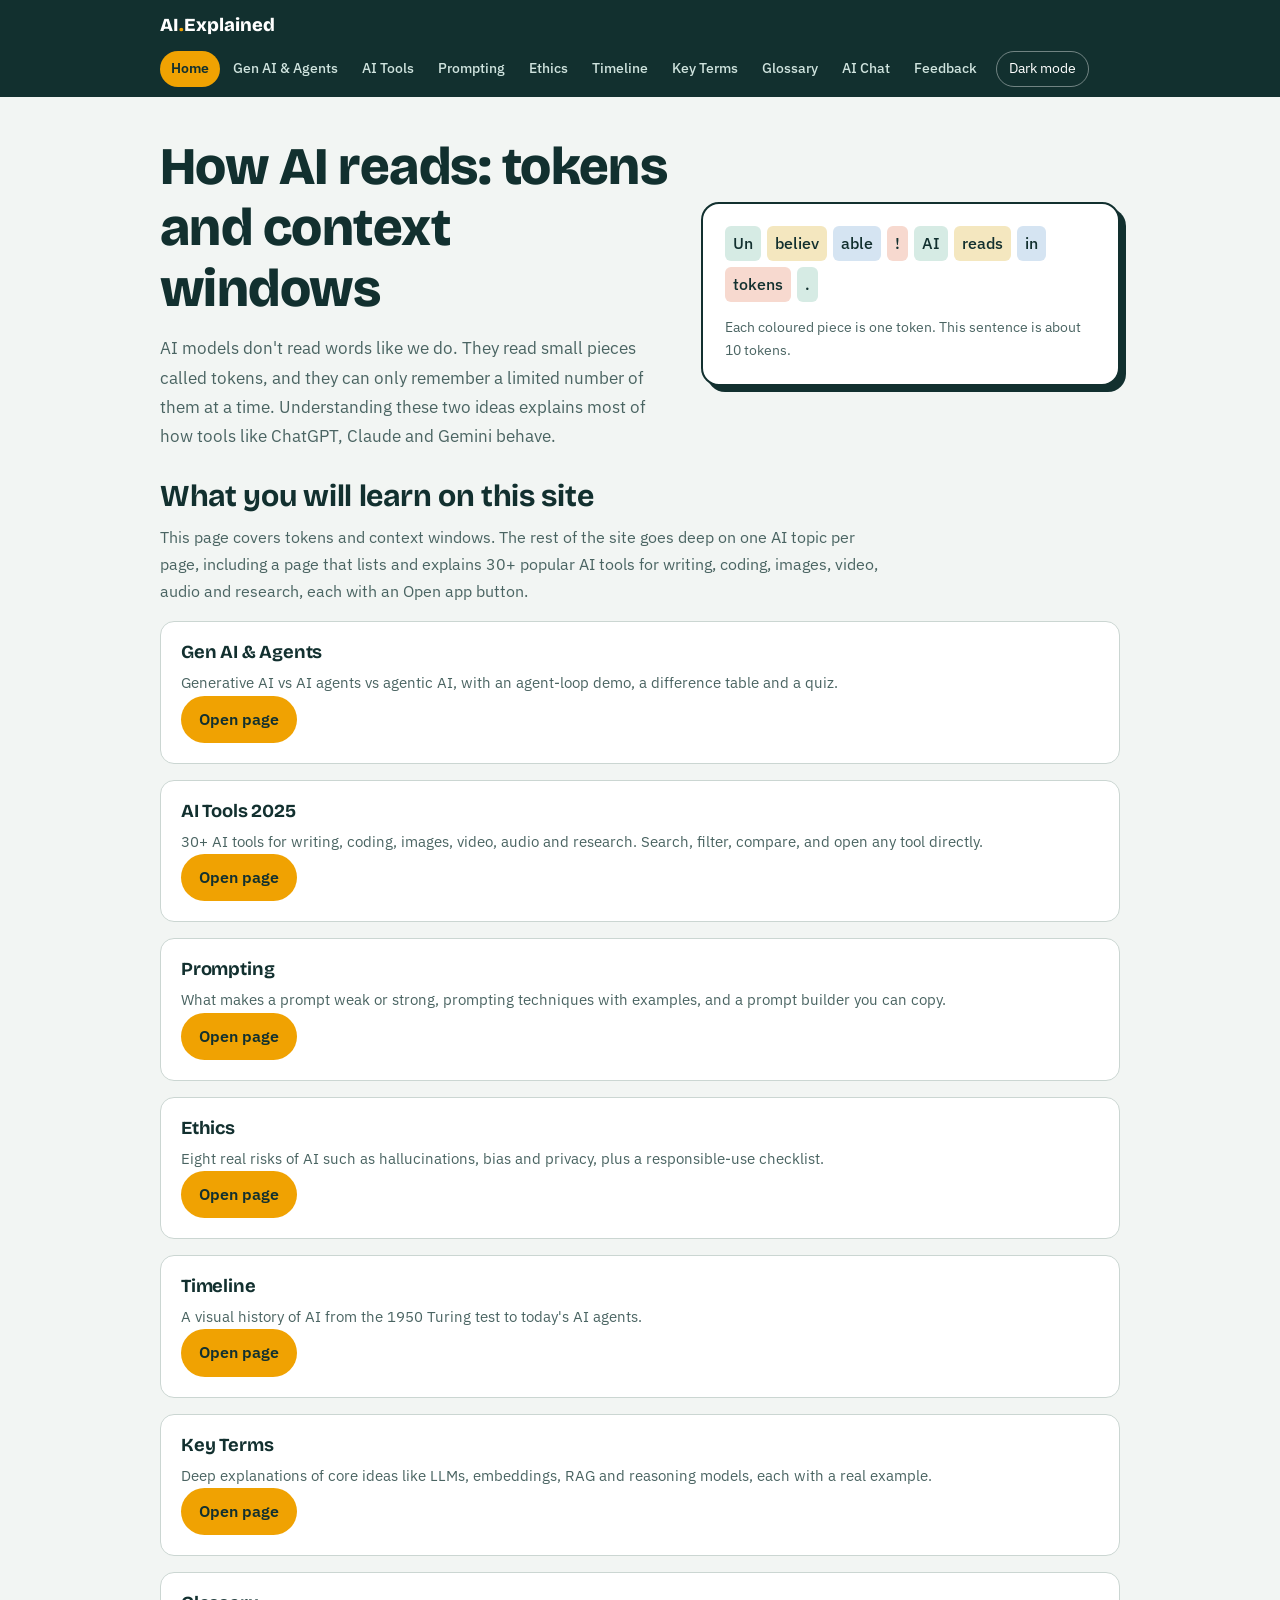
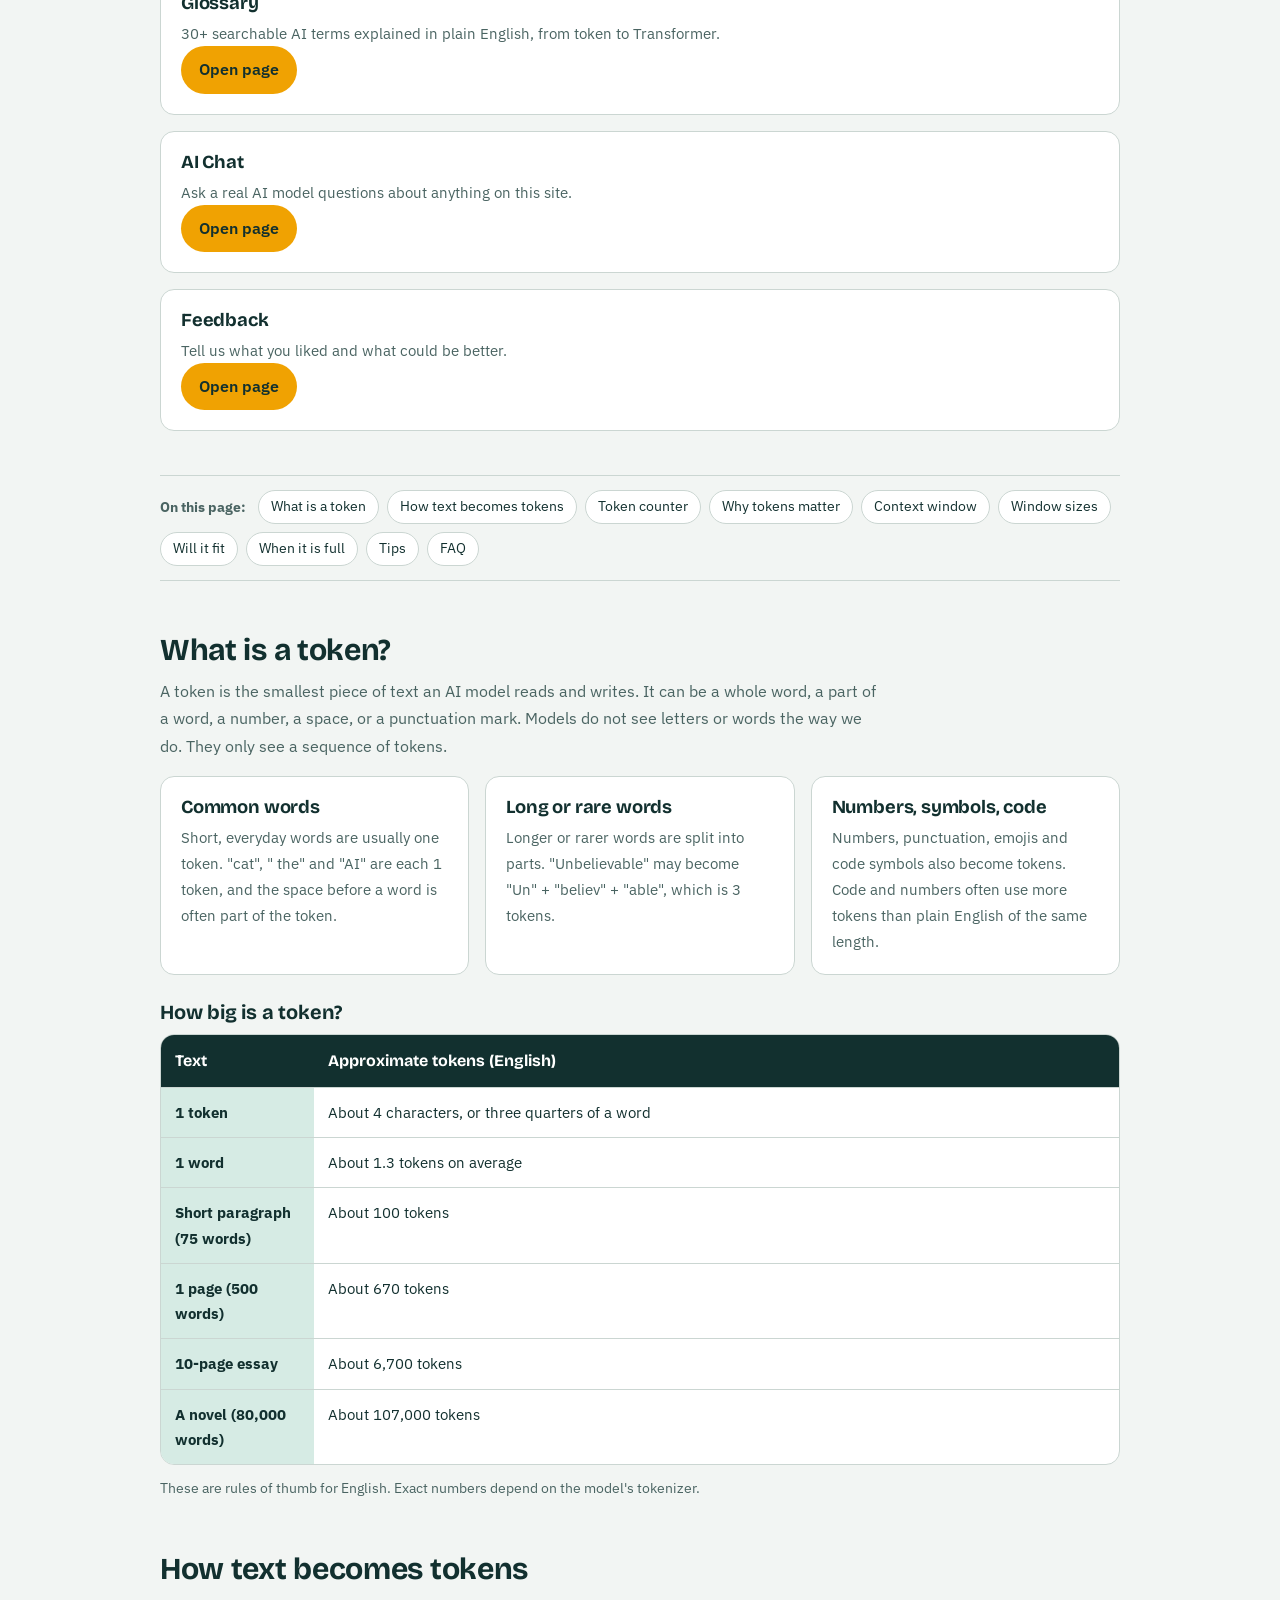
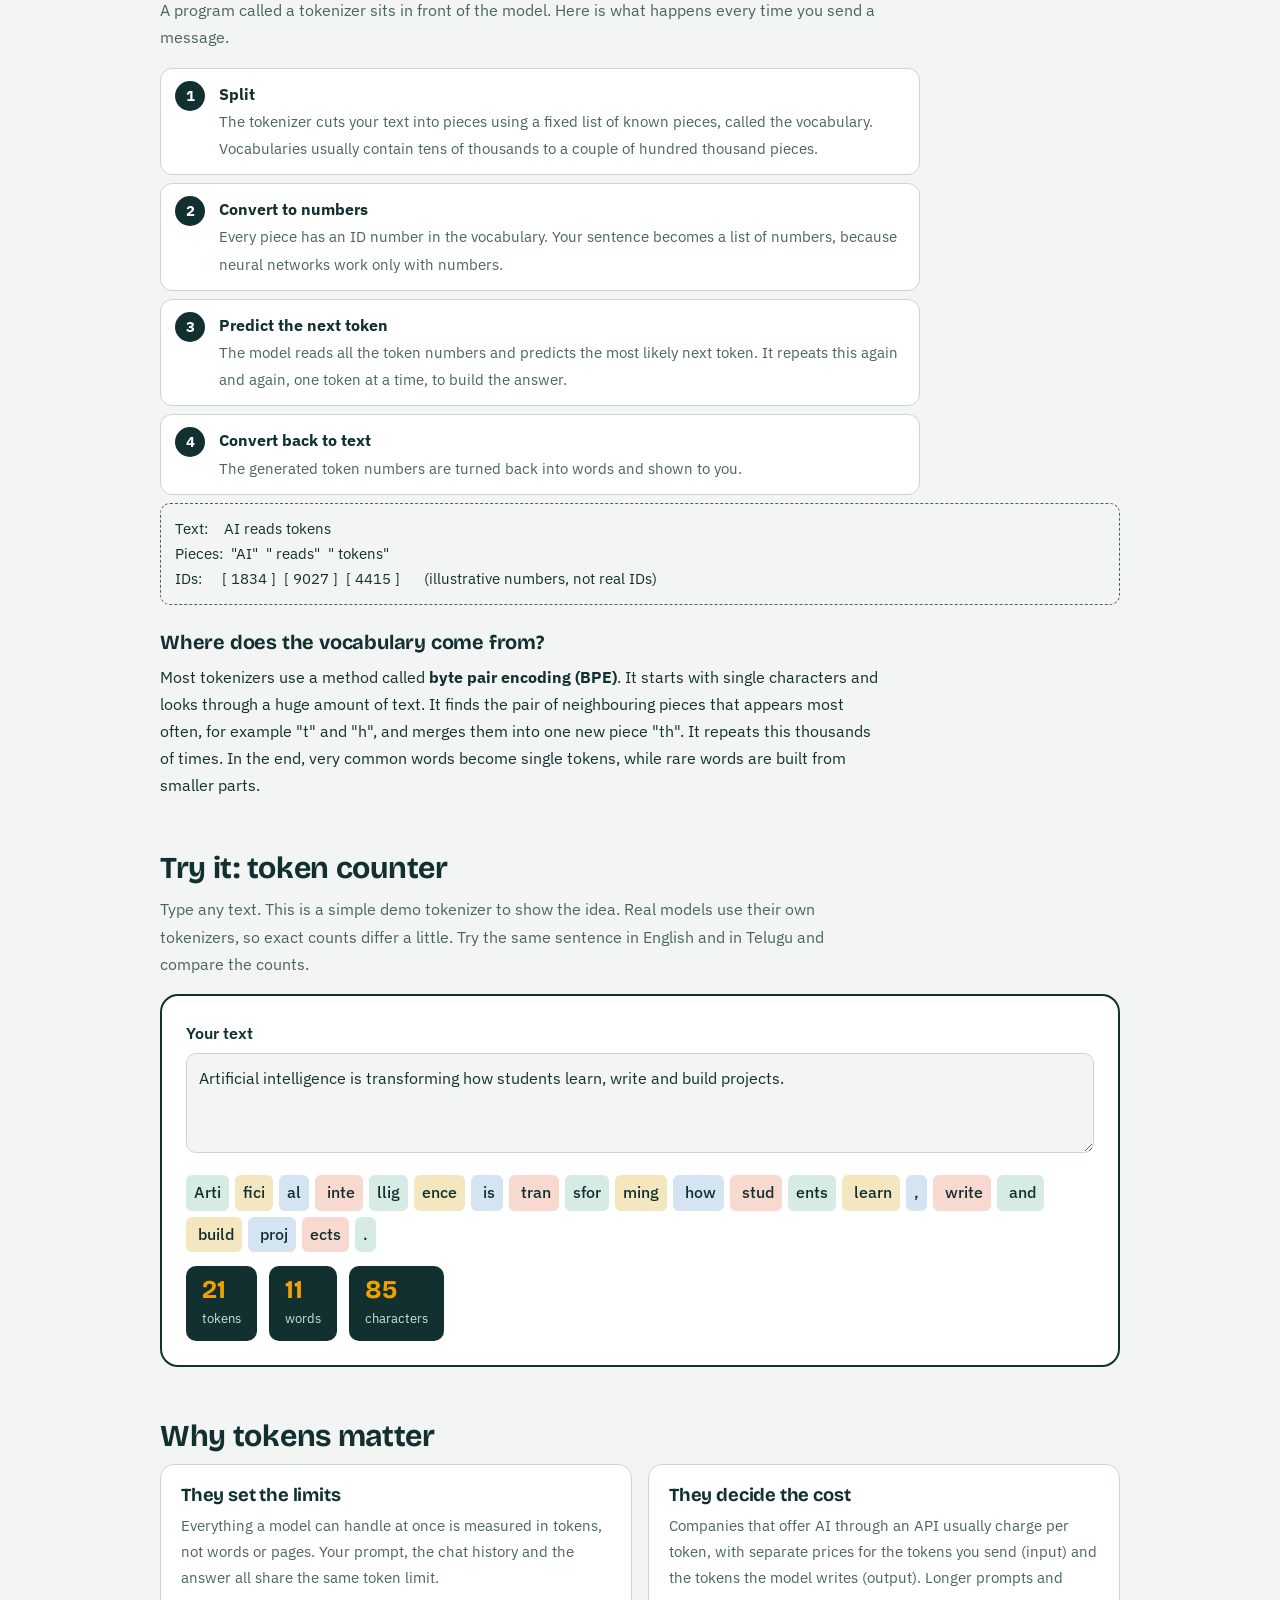
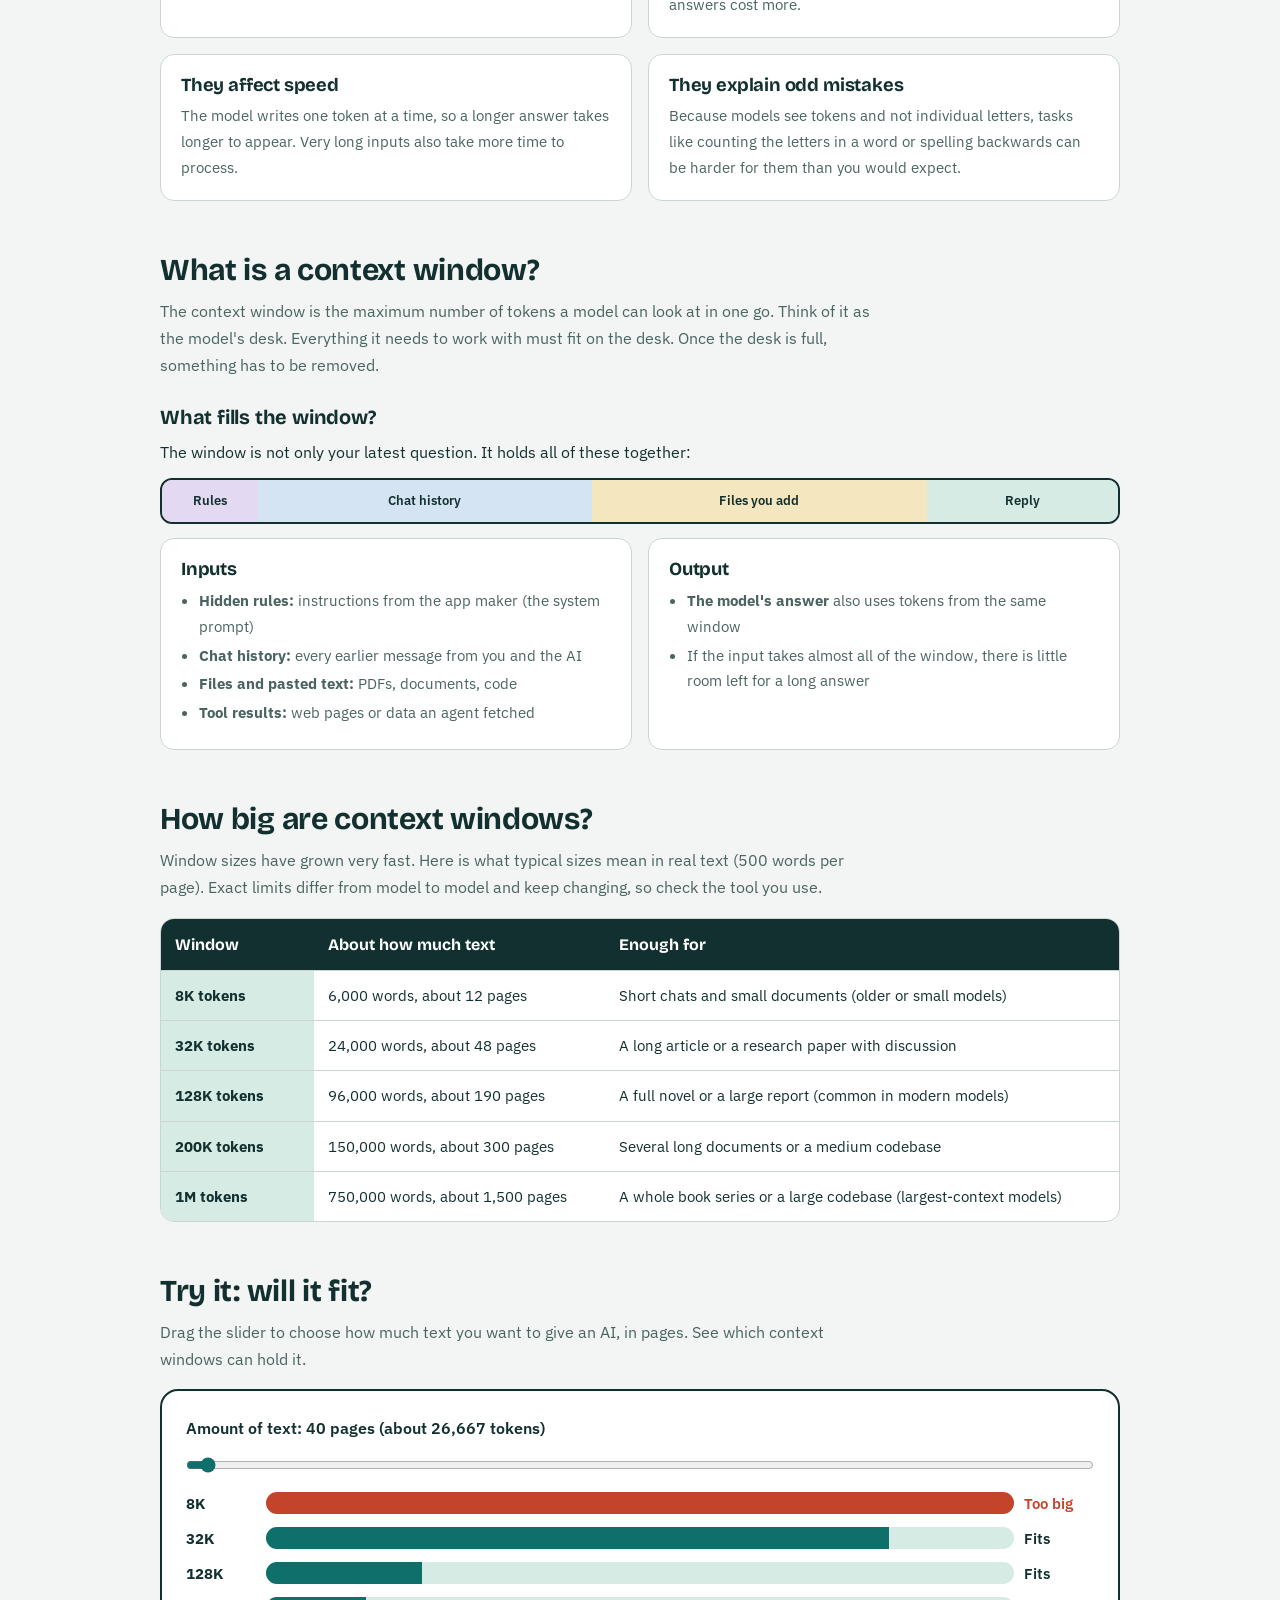
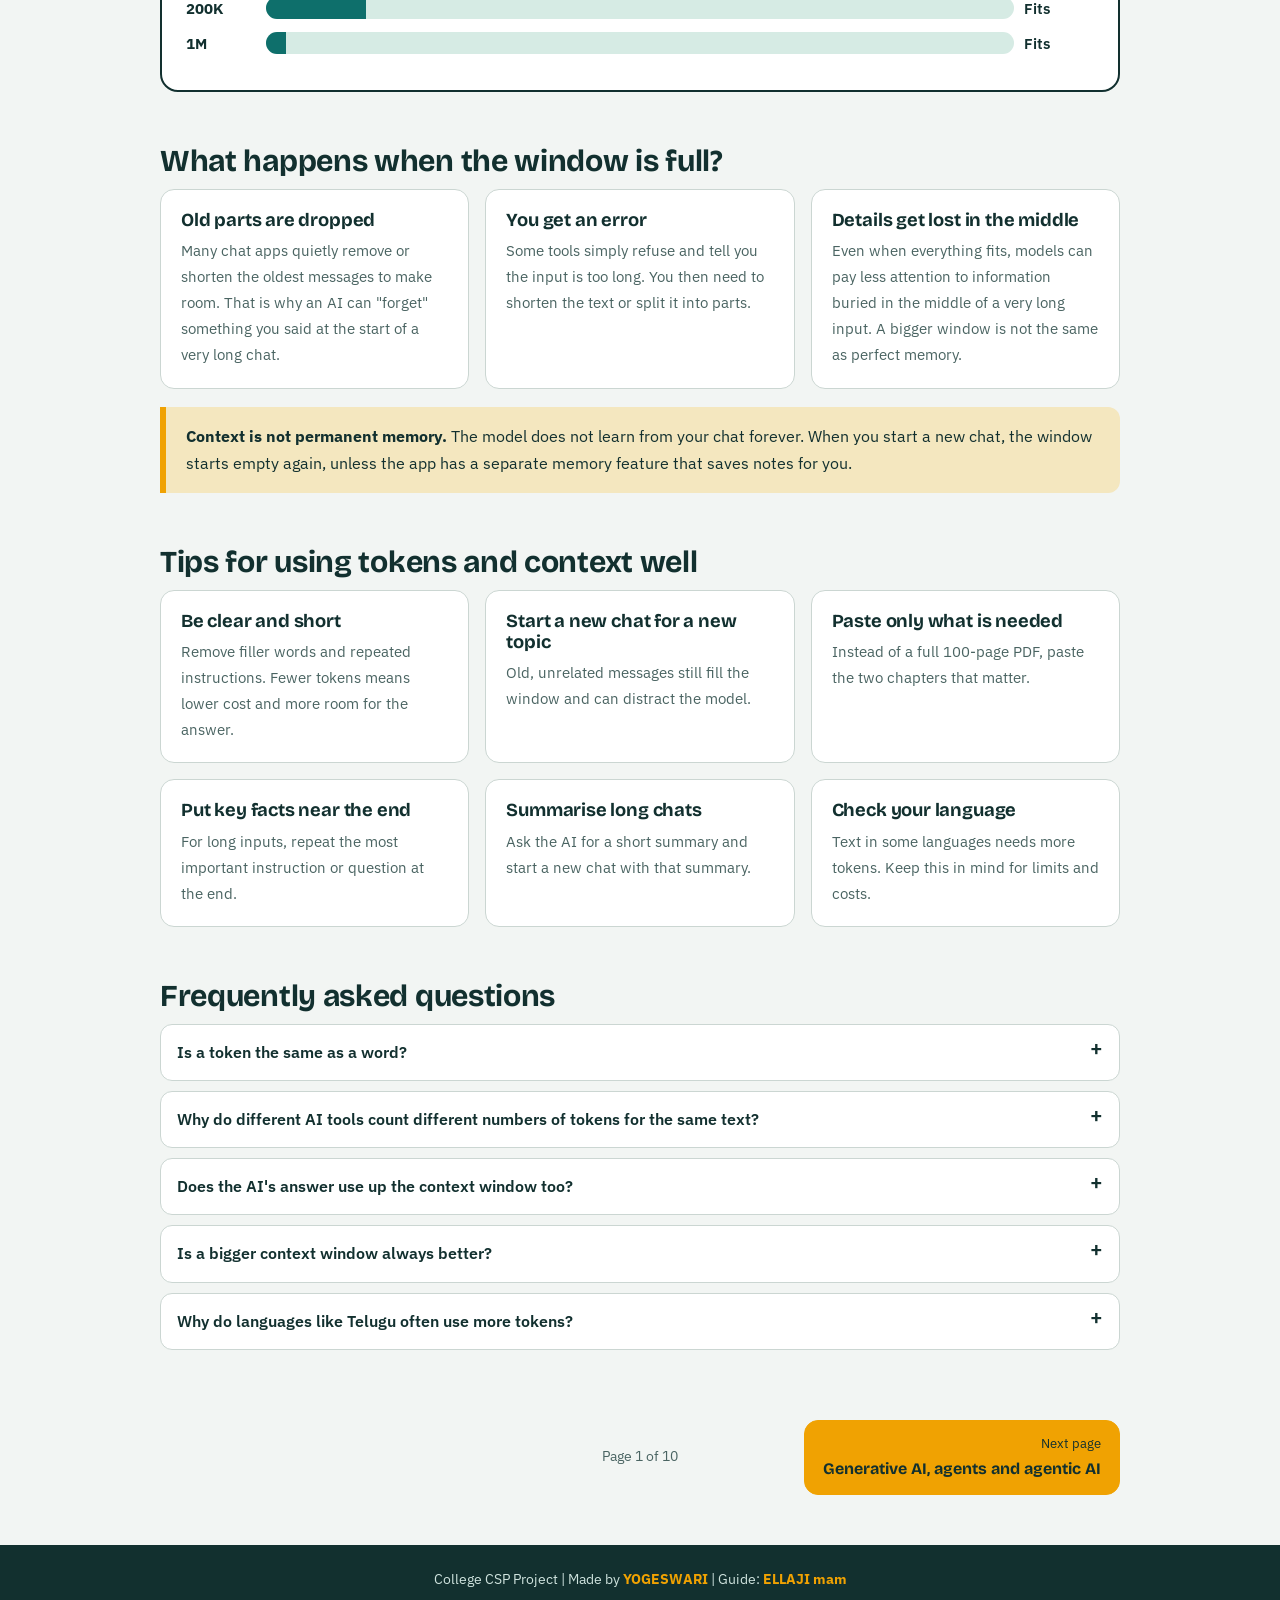
<file: index.html>
<!DOCTYPE html>
<html lang="en">
<head>
<meta charset="UTF-8">
<meta name="viewport" content="width=device-width, initial-scale=1">
<title>AI Explained</title>
<link rel="preconnect" href="https://fonts.googleapis.com">
<link href="https://fonts.googleapis.com/css2?family=Bricolage+Grotesque:wght@500;700;800&family=IBM+Plex+Sans:wght@400;500;600&display=swap" rel="stylesheet">
<link rel="stylesheet" href="style.css">
</head>
<body data-page="home">
<header id="site-header"></header>

<main>
  <div class="hero">
    <div>
      <h1>How AI reads: tokens and context windows</h1>
      <p>AI models don't read words like we do. They read small pieces called tokens, and they can only remember a limited number of them at a time. Understanding these two ideas explains most of how tools like ChatGPT, Claude and Gemini behave.</p>
    </div>
    <div class="chips" aria-label="Example of tokenization">
      <span class="tok t0">Un</span><span class="tok t1">believ</span><span class="tok t2">able</span><span class="tok t3">!</span>
      <span class="tok t0"> AI</span><span class="tok t1"> reads</span><span class="tok t2"> in</span><span class="tok t3"> tokens</span><span class="tok t0">.</span>
      <small>Each coloured piece is one token. This sentence is about 10 tokens.</small>
    </div>
  </div>

  <!-- WHAT YOU WILL LEARN -->
  <section class="block" id="learn-more" style="margin-top:8px">
    <h2>What you will learn on this site</h2>
    <p class="lead">This page covers tokens and context windows. The rest of the site goes deep on one AI topic per page, including a page that lists and explains 30+ popular AI tools for writing, coding, images, video, audio and research, each with an Open app button.</p>
    <div class="grid g4" id="learnGrid"></div>
  </section>

  <div class="toc" style="margin-top:44px"><b>On this page:</b>
    <a href="#what">What is a token</a>
    <a href="#how">How text becomes tokens</a>
    <a href="#counter">Token counter</a>
    <a href="#why">Why tokens matter</a>
    <a href="#context">Context window</a>
    <a href="#sizes">Window sizes</a>
    <a href="#fit">Will it fit</a>
    <a href="#full">When it is full</a>
    <a href="#tips">Tips</a>
    <a href="#faq">FAQ</a>
  </div>

  <!-- WHAT -->
  <section class="block" id="what">
    <h2>What is a token?</h2>
    <p class="lead">A token is the smallest piece of text an AI model reads and writes. It can be a whole word, a part of a word, a number, a space, or a punctuation mark. Models do not see letters or words the way we do. They only see a sequence of tokens.</p>
    <div class="grid g3">
      <div class="card"><h3>Common words</h3><p>Short, everyday words are usually one token. "cat", " the" and "AI" are each 1 token, and the space before a word is often part of the token.</p></div>
      <div class="card"><h3>Long or rare words</h3><p>Longer or rarer words are split into parts. "Unbelievable" may become "Un" + "believ" + "able", which is 3 tokens.</p></div>
      <div class="card"><h3>Numbers, symbols, code</h3><p>Numbers, punctuation, emojis and code symbols also become tokens. Code and numbers often use more tokens than plain English of the same length.</p></div>
    </div>

    <h3 class="sub">How big is a token?</h3>
    <div class="tablewrap">
      <table>
        <thead><tr><th>Text</th><th>Approximate tokens (English)</th></tr></thead>
        <tbody>
          <tr><th scope="row">1 token</th><td>About 4 characters, or three quarters of a word</td></tr>
          <tr><th scope="row">1 word</th><td>About 1.3 tokens on average</td></tr>
          <tr><th scope="row">Short paragraph (75 words)</th><td>About 100 tokens</td></tr>
          <tr><th scope="row">1 page (500 words)</th><td>About 670 tokens</td></tr>
          <tr><th scope="row">10-page essay</th><td>About 6,700 tokens</td></tr>
          <tr><th scope="row">A novel (80,000 words)</th><td>About 107,000 tokens</td></tr>
        </tbody>
      </table>
    </div>
    <p class="note">These are rules of thumb for English. Exact numbers depend on the model's tokenizer.</p>
  </section>

  <!-- HOW -->
  <section class="block" id="how">
    <h2>How text becomes tokens</h2>
    <p class="lead">A program called a tokenizer sits in front of the model. Here is what happens every time you send a message.</p>
    <ol class="seq">
      <li><b>Split</b><span>The tokenizer cuts your text into pieces using a fixed list of known pieces, called the vocabulary. Vocabularies usually contain tens of thousands to a couple of hundred thousand pieces.</span></li>
      <li><b>Convert to numbers</b><span>Every piece has an ID number in the vocabulary. Your sentence becomes a list of numbers, because neural networks work only with numbers.</span></li>
      <li><b>Predict the next token</b><span>The model reads all the token numbers and predicts the most likely next token. It repeats this again and again, one token at a time, to build the answer.</span></li>
      <li><b>Convert back to text</b><span>The generated token numbers are turned back into words and shown to you.</span></li>
    </ol>
    <div class="pbox">Text:    AI reads tokens
Pieces:  "AI"  " reads"  " tokens"
IDs:     [ 1834 ]  [ 9027 ]  [ 4415 ]      (illustrative numbers, not real IDs)</div>

    <h3 class="sub">Where does the vocabulary come from?</h3>
    <p class="txt">Most tokenizers use a method called <b>byte pair encoding (BPE)</b>. It starts with single characters and looks through a huge amount of text. It finds the pair of neighbouring pieces that appears most often, for example "t" and "h", and merges them into one new piece "th". It repeats this thousands of times. In the end, very common words become single tokens, while rare words are built from smaller parts.</p>
  </section>

  <!-- COUNTER -->
  <section class="block" id="counter">
    <h2>Try it: token counter</h2>
    <p class="lead">Type any text. This is a simple demo tokenizer to show the idea. Real models use their own tokenizers, so exact counts differ a little. Try the same sentence in English and in Telugu and compare the counts.</p>
    <div class="lab">
      <label for="txt">Your text</label>
      <textarea id="txt">Artificial intelligence is transforming how students learn, write and build projects.</textarea>
      <div class="out" id="out" aria-live="polite"></div>
      <div class="stats">
        <div class="stat"><b id="nTok">0</b><span>tokens</span></div>
        <div class="stat"><b id="nWord">0</b><span>words</span></div>
        <div class="stat"><b id="nChar">0</b><span>characters</span></div>
      </div>
    </div>
  </section>

  <!-- WHY -->
  <section class="block" id="why">
    <h2>Why tokens matter</h2>
    <div class="grid g2">
      <div class="card"><h3>They set the limits</h3><p>Everything a model can handle at once is measured in tokens, not words or pages. Your prompt, the chat history and the answer all share the same token limit.</p></div>
      <div class="card"><h3>They decide the cost</h3><p>Companies that offer AI through an API usually charge per token, with separate prices for the tokens you send (input) and the tokens the model writes (output). Longer prompts and answers cost more.</p></div>
      <div class="card"><h3>They affect speed</h3><p>The model writes one token at a time, so a longer answer takes longer to appear. Very long inputs also take more time to process.</p></div>
      <div class="card"><h3>They explain odd mistakes</h3><p>Because models see tokens and not individual letters, tasks like counting the letters in a word or spelling backwards can be harder for them than you would expect.</p></div>
    </div>
  </section>

  <!-- CONTEXT -->
  <section class="block" id="context">
    <h2>What is a context window?</h2>
    <p class="lead">The context window is the maximum number of tokens a model can look at in one go. Think of it as the model's desk. Everything it needs to work with must fit on the desk. Once the desk is full, something has to be removed.</p>

    <h3 class="sub">What fills the window?</h3>
    <p class="txt">The window is not only your latest question. It holds all of these together:</p>
    <div class="stack" role="img" aria-label="Example split of a context window">
      <span style="width:10%;background:var(--lav)">Rules</span>
      <span style="width:35%;background:var(--sky)">Chat history</span>
      <span style="width:35%;background:var(--sand)">Files you add</span>
      <span style="width:20%;background:var(--mint)">Reply</span>
    </div>
    <div class="grid g2" style="margin-top:14px">
      <div class="card"><h3>Inputs</h3><ul>
        <li><b>Hidden rules:</b> instructions from the app maker (the system prompt)</li>
        <li><b>Chat history:</b> every earlier message from you and the AI</li>
        <li><b>Files and pasted text:</b> PDFs, documents, code</li>
        <li><b>Tool results:</b> web pages or data an agent fetched</li>
      </ul></div>
      <div class="card"><h3>Output</h3><ul>
        <li><b>The model's answer</b> also uses tokens from the same window</li>
        <li>If the input takes almost all of the window, there is little room left for a long answer</li>
      </ul></div>
    </div>
  </section>

  <!-- SIZES -->
  <section class="block" id="sizes">
    <h2>How big are context windows?</h2>
    <p class="lead">Window sizes have grown very fast. Here is what typical sizes mean in real text (500 words per page). Exact limits differ from model to model and keep changing, so check the tool you use.</p>
    <div class="tablewrap">
      <table>
        <thead><tr><th>Window</th><th>About how much text</th><th>Enough for</th></tr></thead>
        <tbody>
          <tr><th scope="row">8K tokens</th><td>6,000 words, about 12 pages</td><td>Short chats and small documents (older or small models)</td></tr>
          <tr><th scope="row">32K tokens</th><td>24,000 words, about 48 pages</td><td>A long article or a research paper with discussion</td></tr>
          <tr><th scope="row">128K tokens</th><td>96,000 words, about 190 pages</td><td>A full novel or a large report (common in modern models)</td></tr>
          <tr><th scope="row">200K tokens</th><td>150,000 words, about 300 pages</td><td>Several long documents or a medium codebase</td></tr>
          <tr><th scope="row">1M tokens</th><td>750,000 words, about 1,500 pages</td><td>A whole book series or a large codebase (largest-context models)</td></tr>
        </tbody>
      </table>
    </div>
  </section>

  <!-- FIT -->
  <section class="block" id="fit">
    <h2>Try it: will it fit?</h2>
    <p class="lead">Drag the slider to choose how much text you want to give an AI, in pages. See which context windows can hold it.</p>
    <div class="lab">
      <label for="pages">Amount of text: <span id="pgVal">40</span> pages (about <span id="pgTok">0</span> tokens)</label>
      <input type="range" id="pages" min="1" max="2500" value="40">
      <div id="wins"></div>
    </div>
  </section>

  <!--full-->
  <section class="block" id="full">
    <h2>What happens when the window is full?</h2>
    <div class="grid g3">
      <div class="card"><h3>Old parts are dropped</h3><p>Many chat apps quietly remove or shorten the oldest messages to make room. That is why an AI can "forget" something you said at the start of a very long chat.</p></div>
      <div class="card"><h3>You get an error</h3><p>Some tools simply refuse and tell you the input is too long. You then need to shorten the text or split it into parts.</p></div>
      <div class="card"><h3>Details get lost in the middle</h3><p>Even when everything fits, models can pay less attention to information buried in the middle of a very long input. A bigger window is not the same as perfect memory.</p></div>
    </div>
    <div class="callout"><b>Context is not permanent memory.</b> The model does not learn from your chat forever. When you start a new chat, the window starts empty again, unless the app has a separate memory feature that saves notes for you.</div>
  </section>

  <!-- TIPS -->
  <section class="block" id="tips">
    <h2>Tips for using tokens and context well</h2>
    <div class="grid g3">
      <div class="card"><h3>Be clear and short</h3><p>Remove filler words and repeated instructions. Fewer tokens means lower cost and more room for the answer.</p></div>
      <div class="card"><h3>Start a new chat for a new topic</h3><p>Old, unrelated messages still fill the window and can distract the model.</p></div>
      <div class="card"><h3>Paste only what is needed</h3><p>Instead of a full 100-page PDF, paste the two chapters that matter.</p></div>
      <div class="card"><h3>Put key facts near the end</h3><p>For long inputs, repeat the most important instruction or question at the end.</p></div>
      <div class="card"><h3>Summarise long chats</h3><p>Ask the AI for a short summary and start a new chat with that summary.</p></div>
      <div class="card"><h3>Check your language</h3><p>Text in some languages needs more tokens. Keep this in mind for limits and costs.</p></div>
    </div>
  </section>

  <!-- FAQ -->
  <section class="block" id="faq">
    <h2>Frequently asked questions</h2>
    <details><summary>Is a token the same as a word?</summary><p>No. A token can be a whole word, part of a word, or a symbol. On average one English word is about 1.3 tokens.</p></details>
    <details><summary>Why do different AI tools count different numbers of tokens for the same text?</summary><p>Each model family uses its own tokenizer and vocabulary, so the same sentence can be split in different ways.</p></details>
    <details><summary>Does the AI's answer use up the context window too?</summary><p>Yes. The window has to hold your input and the model's output together.</p></details>
    <details><summary>Is a bigger context window always better?</summary><p>Not always. Long inputs cost more, take longer, and can hide details in the middle. Use only as much context as the task needs.</p></details>
    <details><summary>Why do languages like Telugu often use more tokens?</summary><p>Tokenizers are often trained mostly on English text, so less common scripts get cut into many small pieces. Newer tokenizers have improved this, but some languages can still cost more tokens for the same meaning.</p></details>
  </section>
</main>

<div id="pager"></div>
<footer id="site-footer"></footer>

<script src="common.js"></script>
<script>
/* learn-more cards, one per other page */
const learn=[
  ['genai.html','Gen AI & Agents','Generative AI vs AI agents vs agentic AI, with an agent-loop demo, a difference table and a quiz.'],
  ['tools.html','AI Tools 2025','30+ AI tools for writing, coding, images, video, audio and research. Search, filter, compare, and open any tool directly.'],
  ['prompts.html','Prompting','What makes a prompt weak or strong, prompting techniques with examples, and a prompt builder you can copy.'],
  ['ethics.html','Ethics','Eight real risks of AI such as hallucinations, bias and privacy, plus a responsible-use checklist.'],
  ['timeline.html','Timeline','A visual history of AI from the 1950 Turing test to today\'s AI agents.'],
  ['concepts.html','Key Terms','Deep explanations of core ideas like LLMs, embeddings, RAG and reasoning models, each with a real example.'],
  ['glossary.html','Glossary','30+ searchable AI terms explained in plain English, from token to Transformer.'],
  ['chat.html','AI Chat','Ask a real AI model questions about anything on this site.'],
  ['feedback.html','Feedback','Tell us what you liked and what could be better.']
];
const lg=document.getElementById('learnGrid');
learn.forEach(([url,title,desc])=>{
  const d=document.createElement('div');
  d.className='card learncard';
  d.innerHTML='<h3></h3><p></p><a class="btn"></a>';
  d.querySelector('h3').textContent=title;
  d.querySelector('p').textContent=desc;
  const a=d.querySelector('a');a.href=url;a.textContent='Open page';
  lg.appendChild(d);
});

/* token counter */
function tokenize(text){
  const parts=text.match(/\s*[A-Za-z]+|\s*\d+|\s*[^\sA-Za-z\d]/g)||[];
  const toks=[];
  parts.forEach(p=>{
    const lead=p.match(/^\s*/)[0];
    const word=p.slice(lead.length);
    if(/^[A-Za-z]+$/.test(word)&&word.length>6){
      for(let i=0;i<word.length;i+=4){toks.push((i===0?lead:'')+word.slice(i,i+4));}
    }else toks.push(p);
  });
  return toks;
}
const txt=$('#txt');
function renderTokens(){
  const toks=tokenize(txt.value);
  const out=$('#out');
  out.innerHTML='';
  toks.forEach((t,i)=>{
    const s=document.createElement('span');
    s.className='tok t'+(i%4);
    s.textContent=t.replace(/ /g,'\u00A0');
    out.appendChild(s);
  });
  $('#nTok').textContent=toks.length;
  $('#nWord').textContent=(txt.value.trim().match(/\S+/g)||[]).length;
  $('#nChar').textContent=txt.value.length;
}
txt.addEventListener('input',renderTokens);
renderTokens();

const windows=[['8K',8000],['32K',32000],['128K',128000],['200K',200000],['1M',1000000]];
windows.forEach(([n])=>{
  $('#wins').insertAdjacentHTML('beforeend','<div class="win"><b>'+n+'</b><div class="track"><div class="fill" data-w="'+n+'"></div></div><span data-r="'+n+'"></span></div>');
});
function renderWin(){
  const pg=+$('#pages').value;
  const tokens=Math.round(pg*500/0.75);
  $('#pgVal').textContent=pg;
  $('#pgTok').textContent=tokens.toLocaleString();
  windows.forEach(([n,size])=>{
    const f=$('.fill[data-w="'+n+'"]');
    f.style.width=Math.min(100,tokens/size*100)+'%';
    const over=tokens>size;
    f.classList.toggle('over',over);
    const r=$('[data-r="'+n+'"]');
    r.textContent=over?'Too big':'Fits';
    r.className=over?'no':'ok';
  });
}
$('#pages').addEventListener('input',renderWin);
renderWin();
</script>
</body>
</html>
</file>
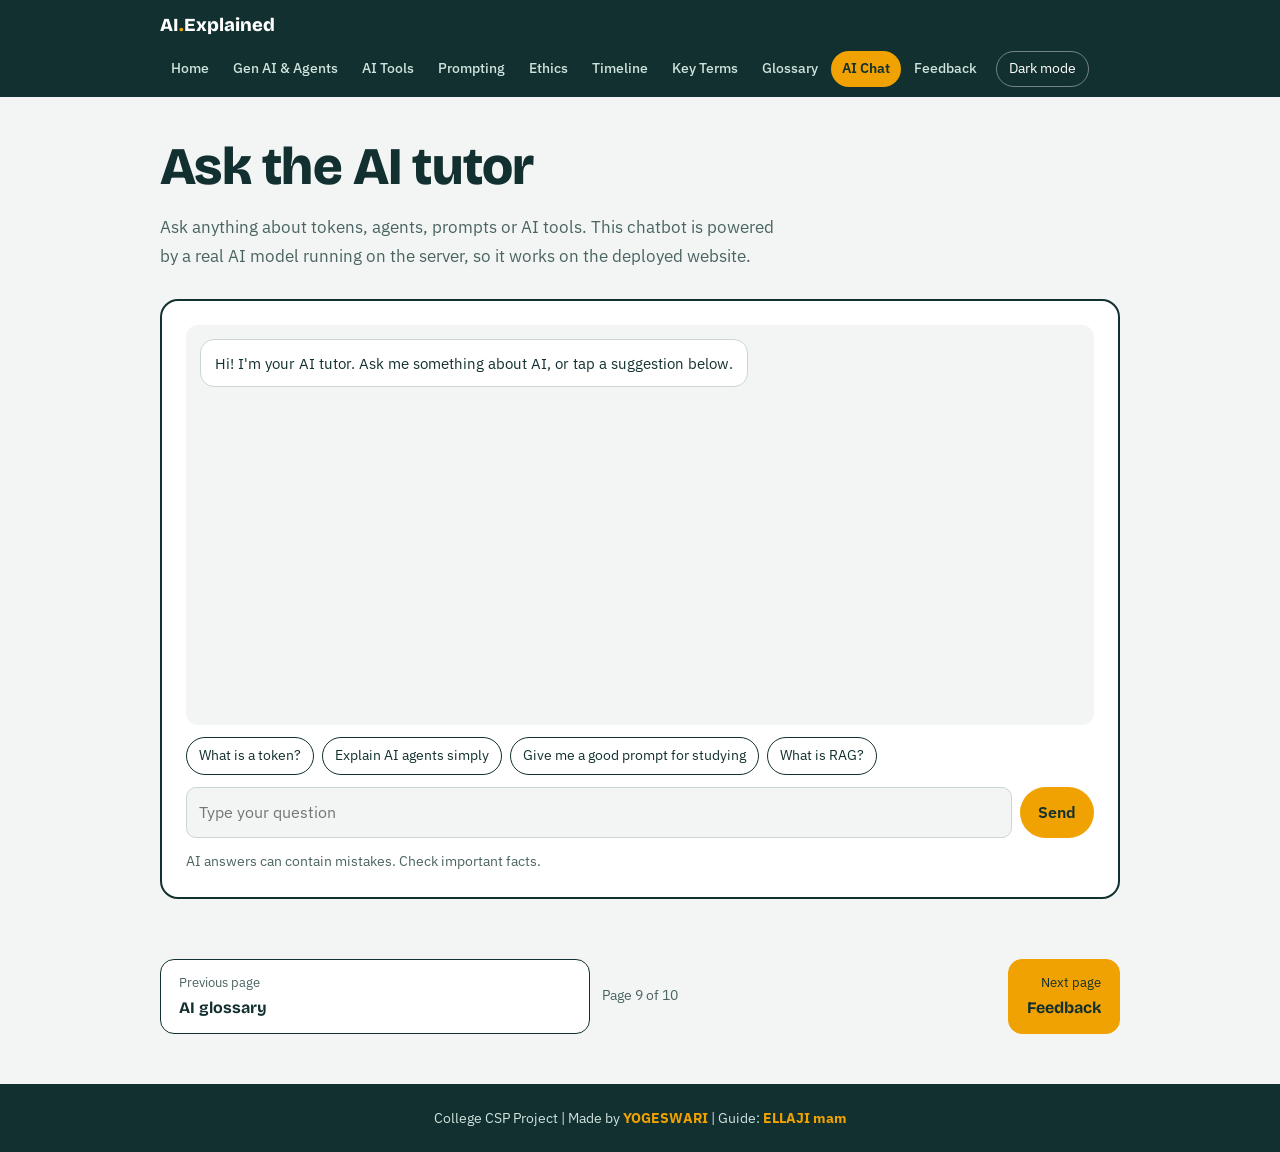
<file: chat.html>
<!DOCTYPE html>
<html lang="en">
<head>
<meta charset="UTF-8">
<meta name="viewport" content="width=device-width, initial-scale=1">
<title>Ask the AI tutor | AI Explained</title>
<link rel="preconnect" href="https://fonts.googleapis.com">
<link href="https://fonts.googleapis.com/css2?family=Bricolage+Grotesque:wght@500;700;800&family=IBM+Plex+Sans:wght@400;500;600&display=swap" rel="stylesheet">
<link rel="stylesheet" href="style.css">
</head>
<body data-page="chat">
<header id="site-header"></header>

<main>
  <div class="hero one">
    <div>
      <h1>Ask the AI tutor</h1>
      <p>Ask anything about tokens, agents, prompts or AI tools. This chatbot is powered by a real AI model running on the server, so it works on the deployed website.</p>
    </div>
  </div>
  <div class="lab">
    <div class="chatlog" id="chatLog" aria-live="polite">
      <div class="msg bot">Hi! I'm your AI tutor. Ask me something about AI, or tap a suggestion below.</div>
    </div>
    <div class="suggest" id="chatSuggest"></div>
    <form id="chatForm" class="chatform">
      <input type="text" id="chatInput" placeholder="Type your question" maxlength="500" aria-label="Your question" autocomplete="off">
      <button class="btn" type="submit" id="chatSend">Send</button>
    </form>
    <p class="note">AI answers can contain mistakes. Check important facts.</p>
  </div>
</main>

<div id="pager"></div>
<footer id="site-footer"></footer>

<script src="common.js"></script>
<script>
const chatLog=$('#chatLog');
let history=[];
['What is a token?','Explain AI agents simply','Give me a good prompt for studying','What is RAG?'].forEach(s=>{
  const b=document.createElement('button');b.type='button';b.textContent=s;
  b.addEventListener('click',()=>{sendChat(s);});
  $('#chatSuggest').appendChild(b);
});
function addMsg(cls,text){
  const m=document.createElement('div');
  m.className='msg '+cls;m.textContent=text;
  chatLog.appendChild(m);chatLog.scrollTop=chatLog.scrollHeight;
  return m;
}
let busy=false;
async function sendChat(text){
  text=text.trim();
  if(!text||busy)return;
  busy=true;$('#chatSend').disabled=true;
  addMsg('user',text);
  history.push({role:'user',content:text});
  const waiting=addMsg('bot','Thinking...');
  try{
    const r=await fetch('/api/chat',{
      method:'POST',
      headers:{'Content-Type':'application/json'},
      body:JSON.stringify({messages:history.slice(-10)})
    });
    let data={};
    try{data=await r.json();}catch(e){}
    if(!r.ok||!data.reply)throw new Error(data.error||'not-available');
    waiting.textContent=data.reply;
    history.push({role:'assistant',content:data.reply});
  }catch(err){
    history.pop();
    waiting.classList.add('err');
    waiting.textContent=(err.message&&err.message!=='not-available')
      ?err.message
      :'The chatbot is not available right now. It works only on the deployed website after the API key is added.';
  }
  busy=false;$('#chatSend').disabled=false;
  chatLog.scrollTop=chatLog.scrollHeight;
}
$('#chatForm').addEventListener('submit',e=>{
  e.preventDefault();
  const v=$('#chatInput').value;
  $('#chatInput').value='';
  sendChat(v);
});
</script>
</body>
</html>
</file>
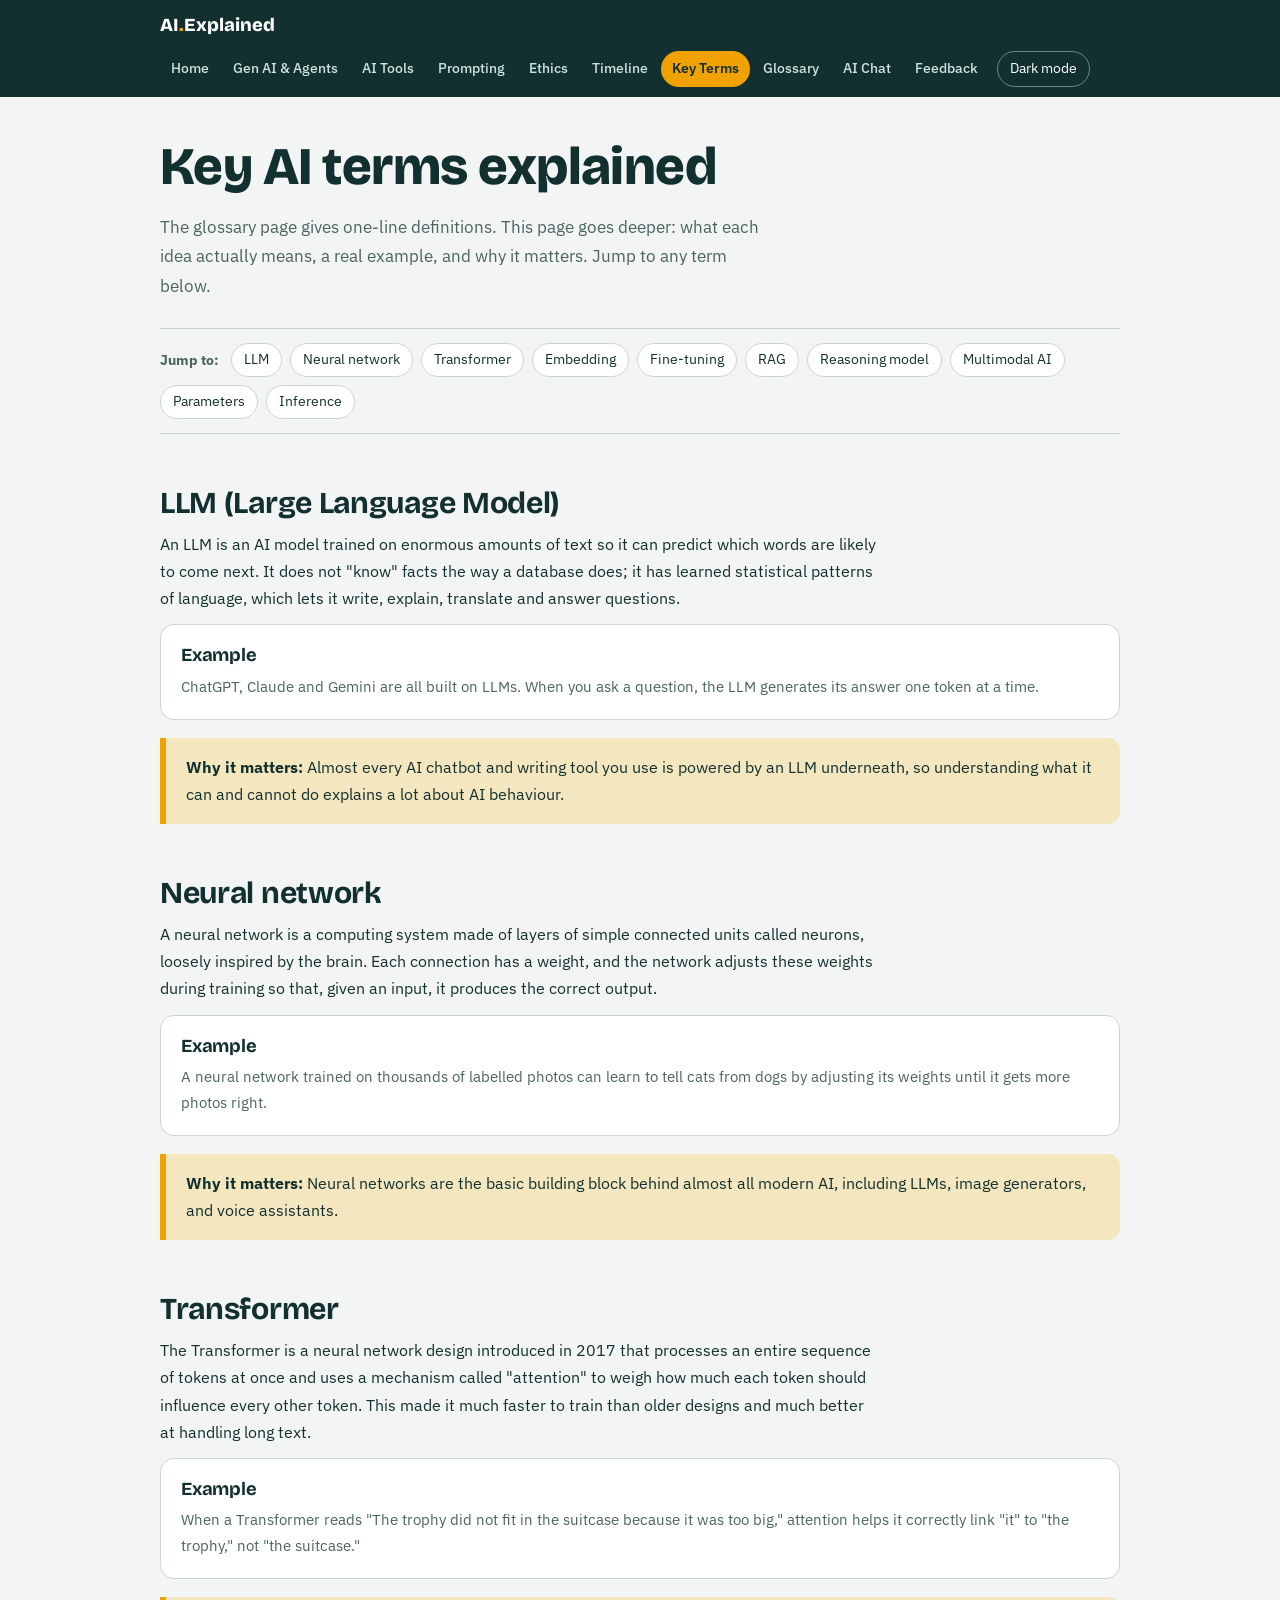
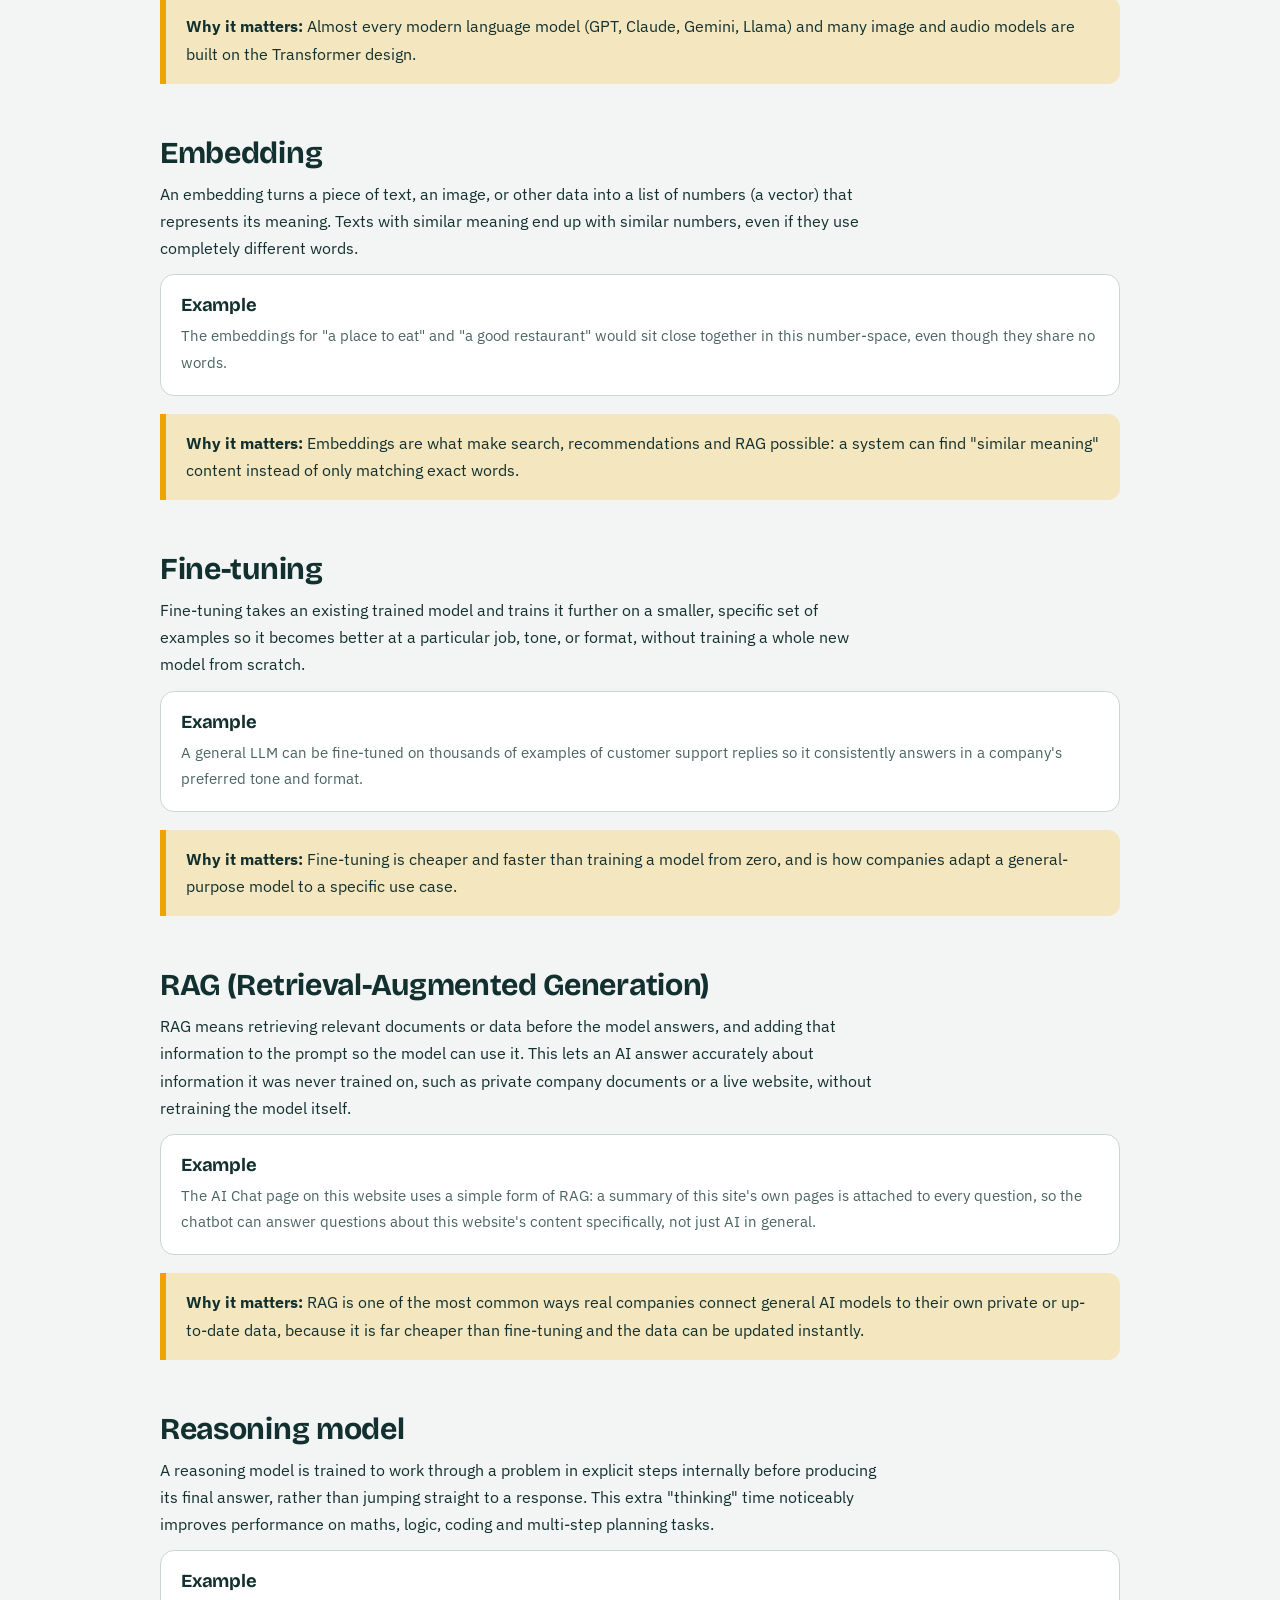
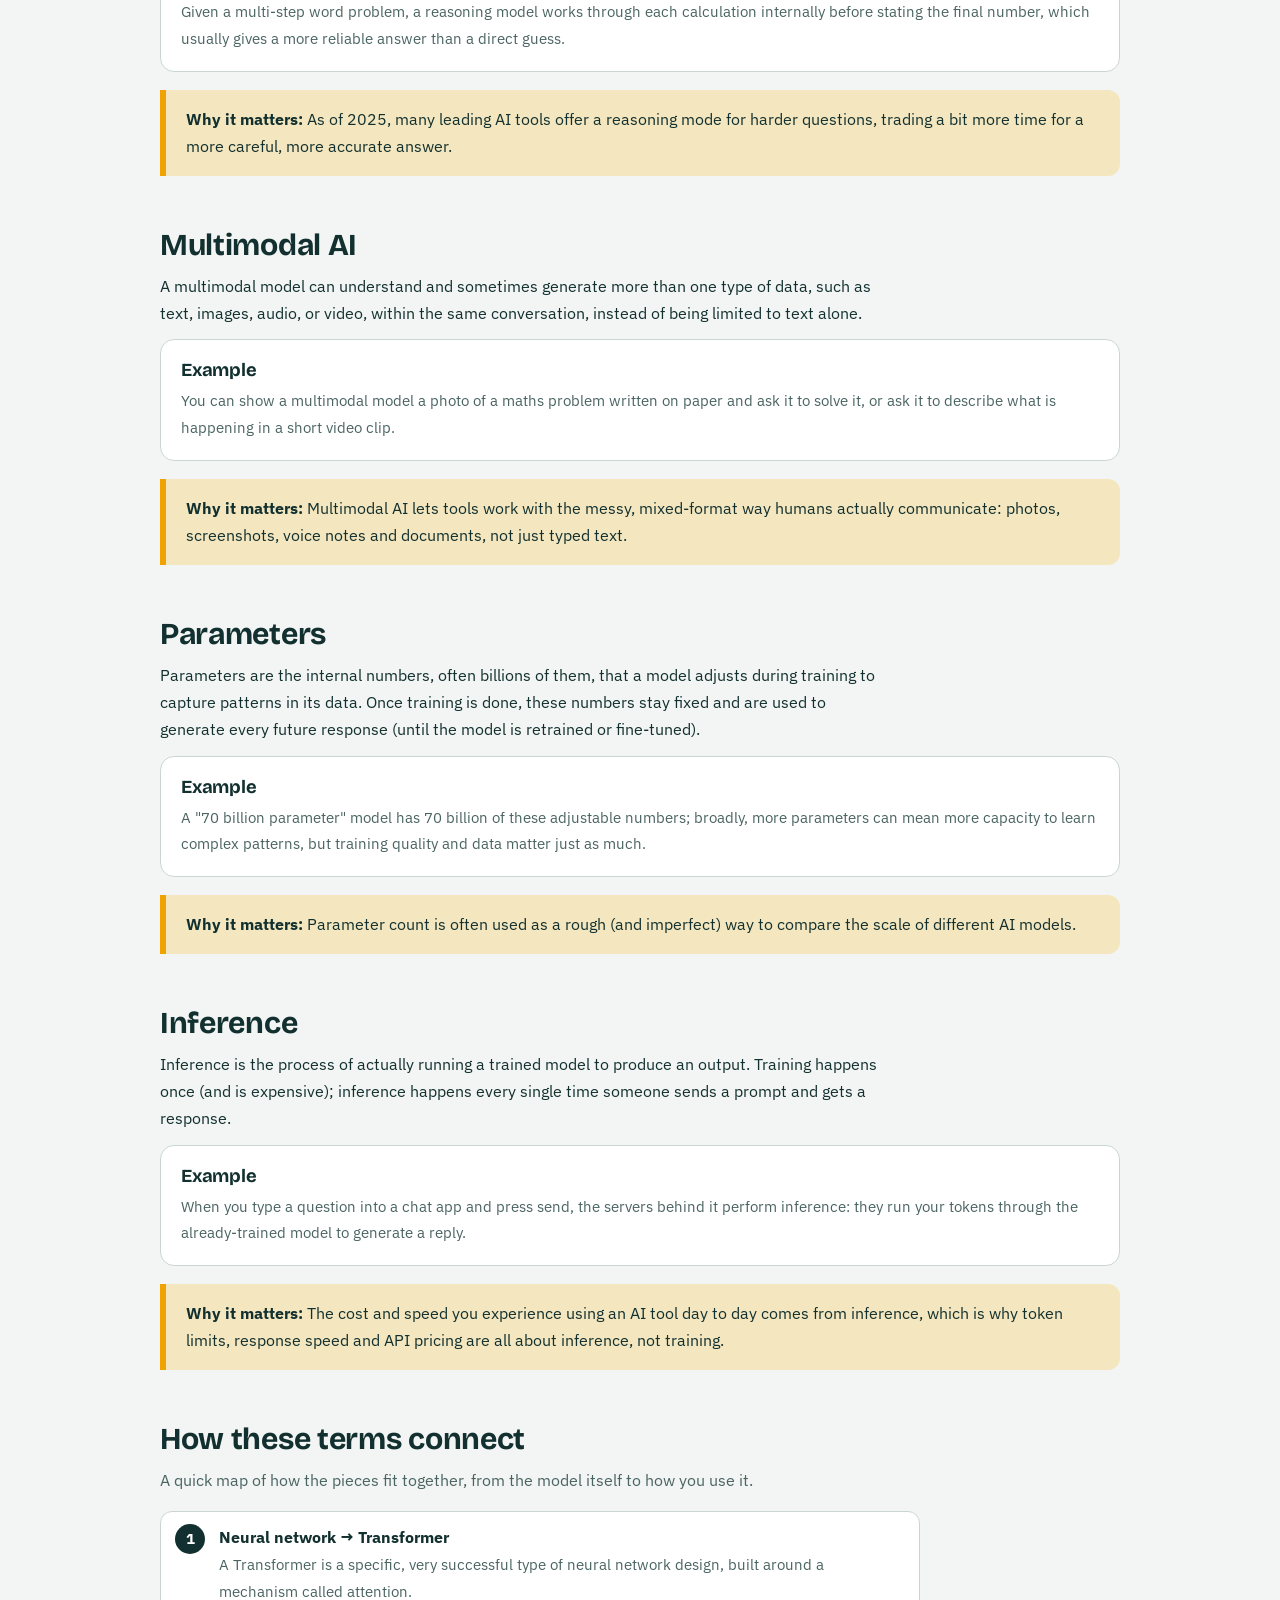
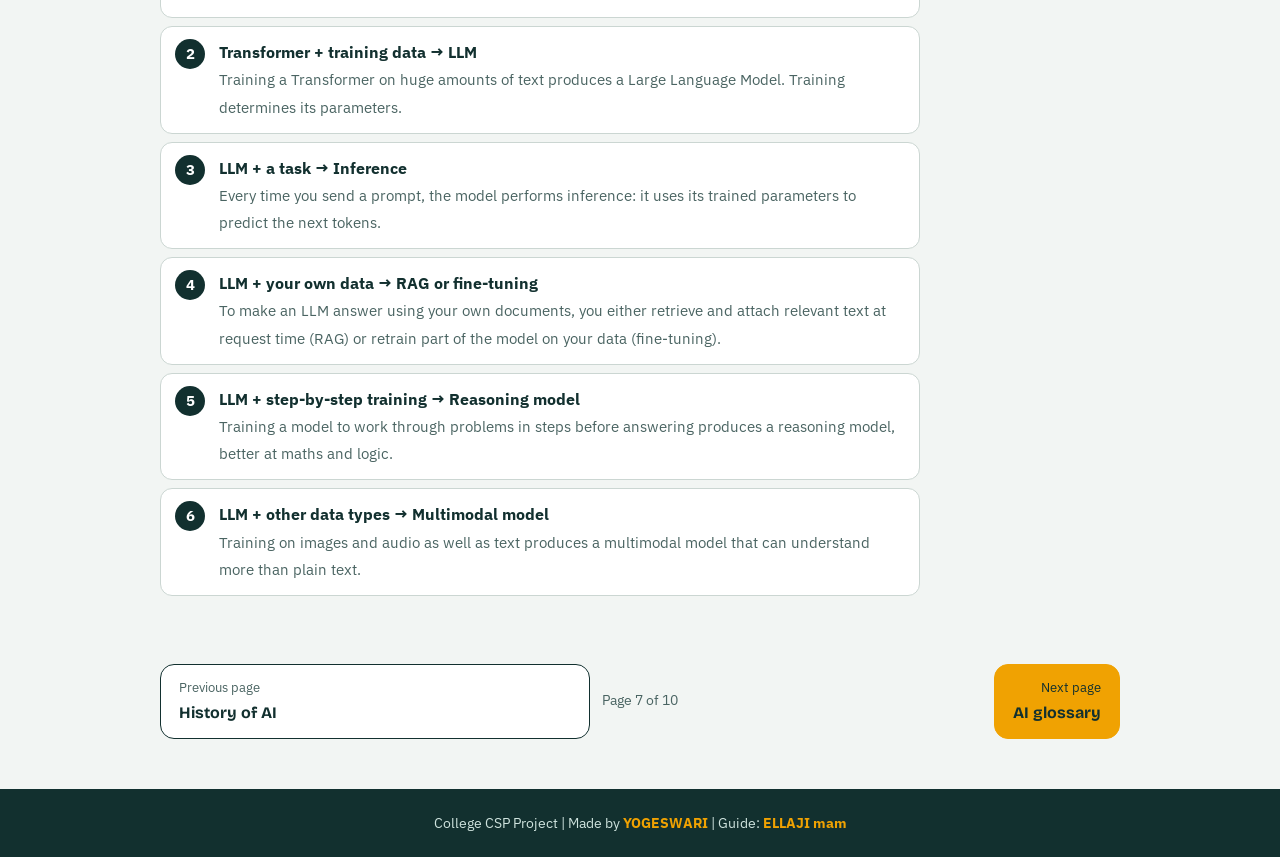
<file: concepts.html>
<!DOCTYPE html>
<html lang="en">
<head>
<meta charset="UTF-8">
<meta name="viewport" content="width=device-width, initial-scale=1">
<title>Key AI terms explained | AI Explained</title>
<link rel="preconnect" href="https://fonts.googleapis.com">
<link href="https://fonts.googleapis.com/css2?family=Bricolage+Grotesque:wght@500;700;800&family=IBM+Plex+Sans:wght@400;500;600&display=swap" rel="stylesheet">
<link rel="stylesheet" href="style.css">
</head>
<body data-page="concepts">
<header id="site-header"></header>

<main>
  <div class="hero one">
    <div>
      <h1>Key AI terms explained</h1>
      <p>The glossary page gives one-line definitions. This page goes deeper: what each idea actually means, a real example, and why it matters. Jump to any term below.</p>
    </div>
  </div>

  <div class="toc" id="jump"><b>Jump to:</b></div>

  <div id="termBox"></div>

  <section class="block">
    <h2>How these terms connect</h2>
    <p class="lead">A quick map of how the pieces fit together, from the model itself to how you use it.</p>
    <ol class="seq">
      <li><b>Neural network → Transformer</b><span>A Transformer is a specific, very successful type of neural network design, built around a mechanism called attention.</span></li>
      <li><b>Transformer + training data → LLM</b><span>Training a Transformer on huge amounts of text produces a Large Language Model. Training determines its parameters.</span></li>
      <li><b>LLM + a task → Inference</b><span>Every time you send a prompt, the model performs inference: it uses its trained parameters to predict the next tokens.</span></li>
      <li><b>LLM + your own data → RAG or fine-tuning</b><span>To make an LLM answer using your own documents, you either retrieve and attach relevant text at request time (RAG) or retrain part of the model on your data (fine-tuning).</span></li>
      <li><b>LLM + step-by-step training → Reasoning model</b><span>Training a model to work through problems in steps before answering produces a reasoning model, better at maths and logic.</span></li>
      <li><b>LLM + other data types → Multimodal model</b><span>Training on images and audio as well as text produces a multimodal model that can understand more than plain text.</span></li>
    </ol>
  </section>
</main>

<div id="pager"></div>
<footer id="site-footer"></footer>

<script src="common.js"></script>
<script>
/* [id, title, paragraph, example, why] */
const terms=[
  ['llm','LLM (Large Language Model)',
   'An LLM is an AI model trained on enormous amounts of text so it can predict which words are likely to come next. It does not "know" facts the way a database does; it has learned statistical patterns of language, which lets it write, explain, translate and answer questions.',
   'ChatGPT, Claude and Gemini are all built on LLMs. When you ask a question, the LLM generates its answer one token at a time.',
   'Almost every AI chatbot and writing tool you use is powered by an LLM underneath, so understanding what it can and cannot do explains a lot about AI behaviour.'],
  ['neural-network','Neural network',
   'A neural network is a computing system made of layers of simple connected units called neurons, loosely inspired by the brain. Each connection has a weight, and the network adjusts these weights during training so that, given an input, it produces the correct output.',
   'A neural network trained on thousands of labelled photos can learn to tell cats from dogs by adjusting its weights until it gets more photos right.',
   'Neural networks are the basic building block behind almost all modern AI, including LLMs, image generators, and voice assistants.'],
  ['transformer','Transformer',
   'The Transformer is a neural network design introduced in 2017 that processes an entire sequence of tokens at once and uses a mechanism called "attention" to weigh how much each token should influence every other token. This made it much faster to train than older designs and much better at handling long text.',
   'When a Transformer reads "The trophy did not fit in the suitcase because it was too big," attention helps it correctly link "it" to "the trophy," not "the suitcase."',
   'Almost every modern language model (GPT, Claude, Gemini, Llama) and many image and audio models are built on the Transformer design.'],
  ['embedding','Embedding',
   'An embedding turns a piece of text, an image, or other data into a list of numbers (a vector) that represents its meaning. Texts with similar meaning end up with similar numbers, even if they use completely different words.',
   'The embeddings for "a place to eat" and "a good restaurant" would sit close together in this number-space, even though they share no words.',
   'Embeddings are what make search, recommendations and RAG possible: a system can find "similar meaning" content instead of only matching exact words.'],
  ['fine-tuning','Fine-tuning',
   'Fine-tuning takes an existing trained model and trains it further on a smaller, specific set of examples so it becomes better at a particular job, tone, or format, without training a whole new model from scratch.',
   'A general LLM can be fine-tuned on thousands of examples of customer support replies so it consistently answers in a company\'s preferred tone and format.',
   'Fine-tuning is cheaper and faster than training a model from zero, and is how companies adapt a general-purpose model to a specific use case.'],
  ['rag','RAG (Retrieval-Augmented Generation)',
   'RAG means retrieving relevant documents or data before the model answers, and adding that information to the prompt so the model can use it. This lets an AI answer accurately about information it was never trained on, such as private company documents or a live website, without retraining the model itself.',
   'The AI Chat page on this website uses a simple form of RAG: a summary of this site\'s own pages is attached to every question, so the chatbot can answer questions about this website\'s content specifically, not just AI in general.',
   'RAG is one of the most common ways real companies connect general AI models to their own private or up-to-date data, because it is far cheaper than fine-tuning and the data can be updated instantly.'],
  ['reasoning-model','Reasoning model',
   'A reasoning model is trained to work through a problem in explicit steps internally before producing its final answer, rather than jumping straight to a response. This extra "thinking" time noticeably improves performance on maths, logic, coding and multi-step planning tasks.',
   'Given a multi-step word problem, a reasoning model works through each calculation internally before stating the final number, which usually gives a more reliable answer than a direct guess.',
   'As of 2025, many leading AI tools offer a reasoning mode for harder questions, trading a bit more time for a more careful, more accurate answer.'],
  ['multimodal','Multimodal AI',
   'A multimodal model can understand and sometimes generate more than one type of data, such as text, images, audio, or video, within the same conversation, instead of being limited to text alone.',
   'You can show a multimodal model a photo of a maths problem written on paper and ask it to solve it, or ask it to describe what is happening in a short video clip.',
   'Multimodal AI lets tools work with the messy, mixed-format way humans actually communicate: photos, screenshots, voice notes and documents, not just typed text.'],
  ['parameters','Parameters',
   'Parameters are the internal numbers, often billions of them, that a model adjusts during training to capture patterns in its data. Once training is done, these numbers stay fixed and are used to generate every future response (until the model is retrained or fine-tuned).',
   'A "70 billion parameter" model has 70 billion of these adjustable numbers; broadly, more parameters can mean more capacity to learn complex patterns, but training quality and data matter just as much.',
   'Parameter count is often used as a rough (and imperfect) way to compare the scale of different AI models.'],
  ['inference','Inference',
   'Inference is the process of actually running a trained model to produce an output. Training happens once (and is expensive); inference happens every single time someone sends a prompt and gets a response.',
   'When you type a question into a chat app and press send, the servers behind it perform inference: they run your tokens through the already-trained model to generate a reply.',
   'The cost and speed you experience using an AI tool day to day comes from inference, which is why token limits, response speed and API pricing are all about inference, not training.']
];

const jump=$('#jump');
terms.forEach(t=>{
  const a=document.createElement('a');
  a.href='#'+t[0];a.textContent=t[1].split(' (')[0];
  jump.appendChild(a);
});

const box=$('#termBox');
terms.forEach(t=>{
  const id=t[0],title=t[1],para=t[2],example=t[3],why=t[4];
  const s=document.createElement('section');
  s.className='block';s.id=id;
  s.innerHTML='<h2></h2><p class="txt"></p><div class="card" style="margin-top:10px"><h3>Example</h3><p></p></div><div class="callout"><b>Why it matters: </b><span></span></div>';
  s.querySelector('h2').textContent=title;
  s.querySelector('p.txt').textContent=para;
  s.querySelectorAll('p')[1].textContent=example;
  s.querySelector('.callout span').textContent=why;
  box.appendChild(s);
});
</script>
</body>
</html>
</file>
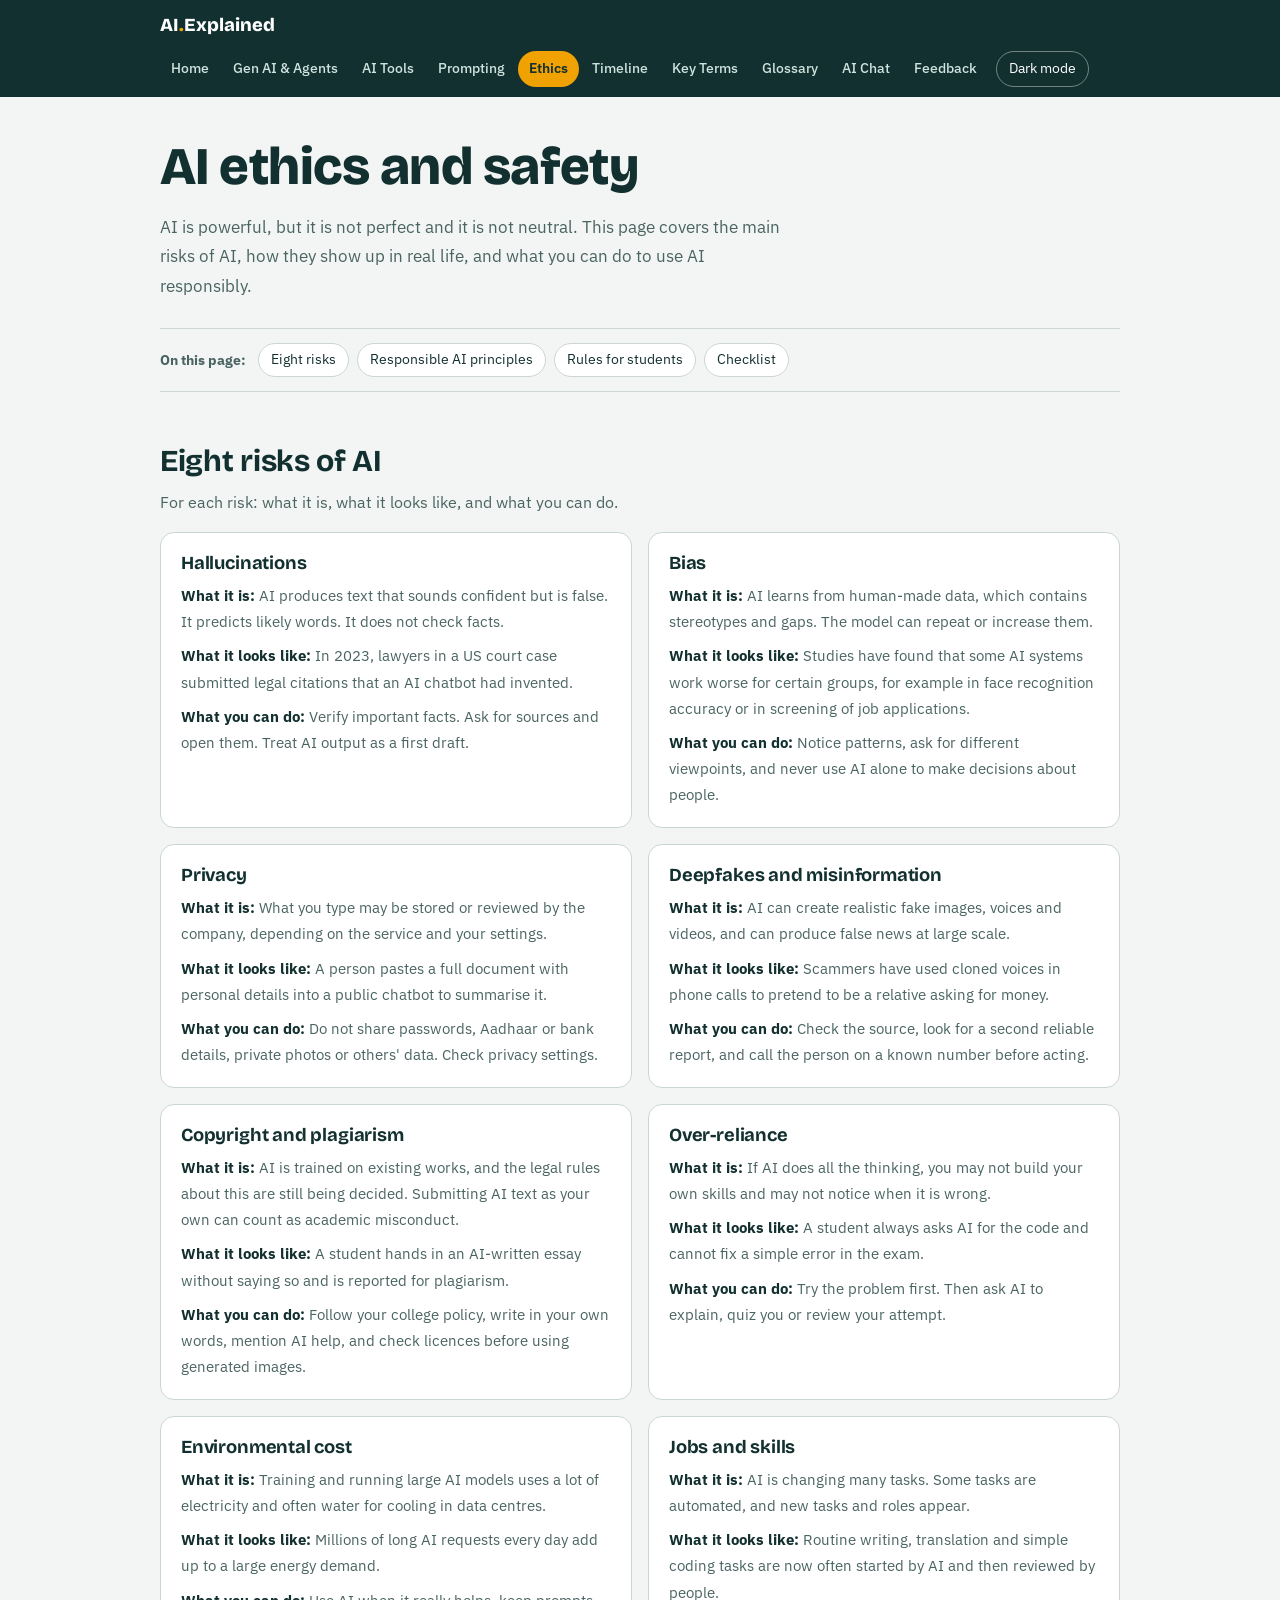
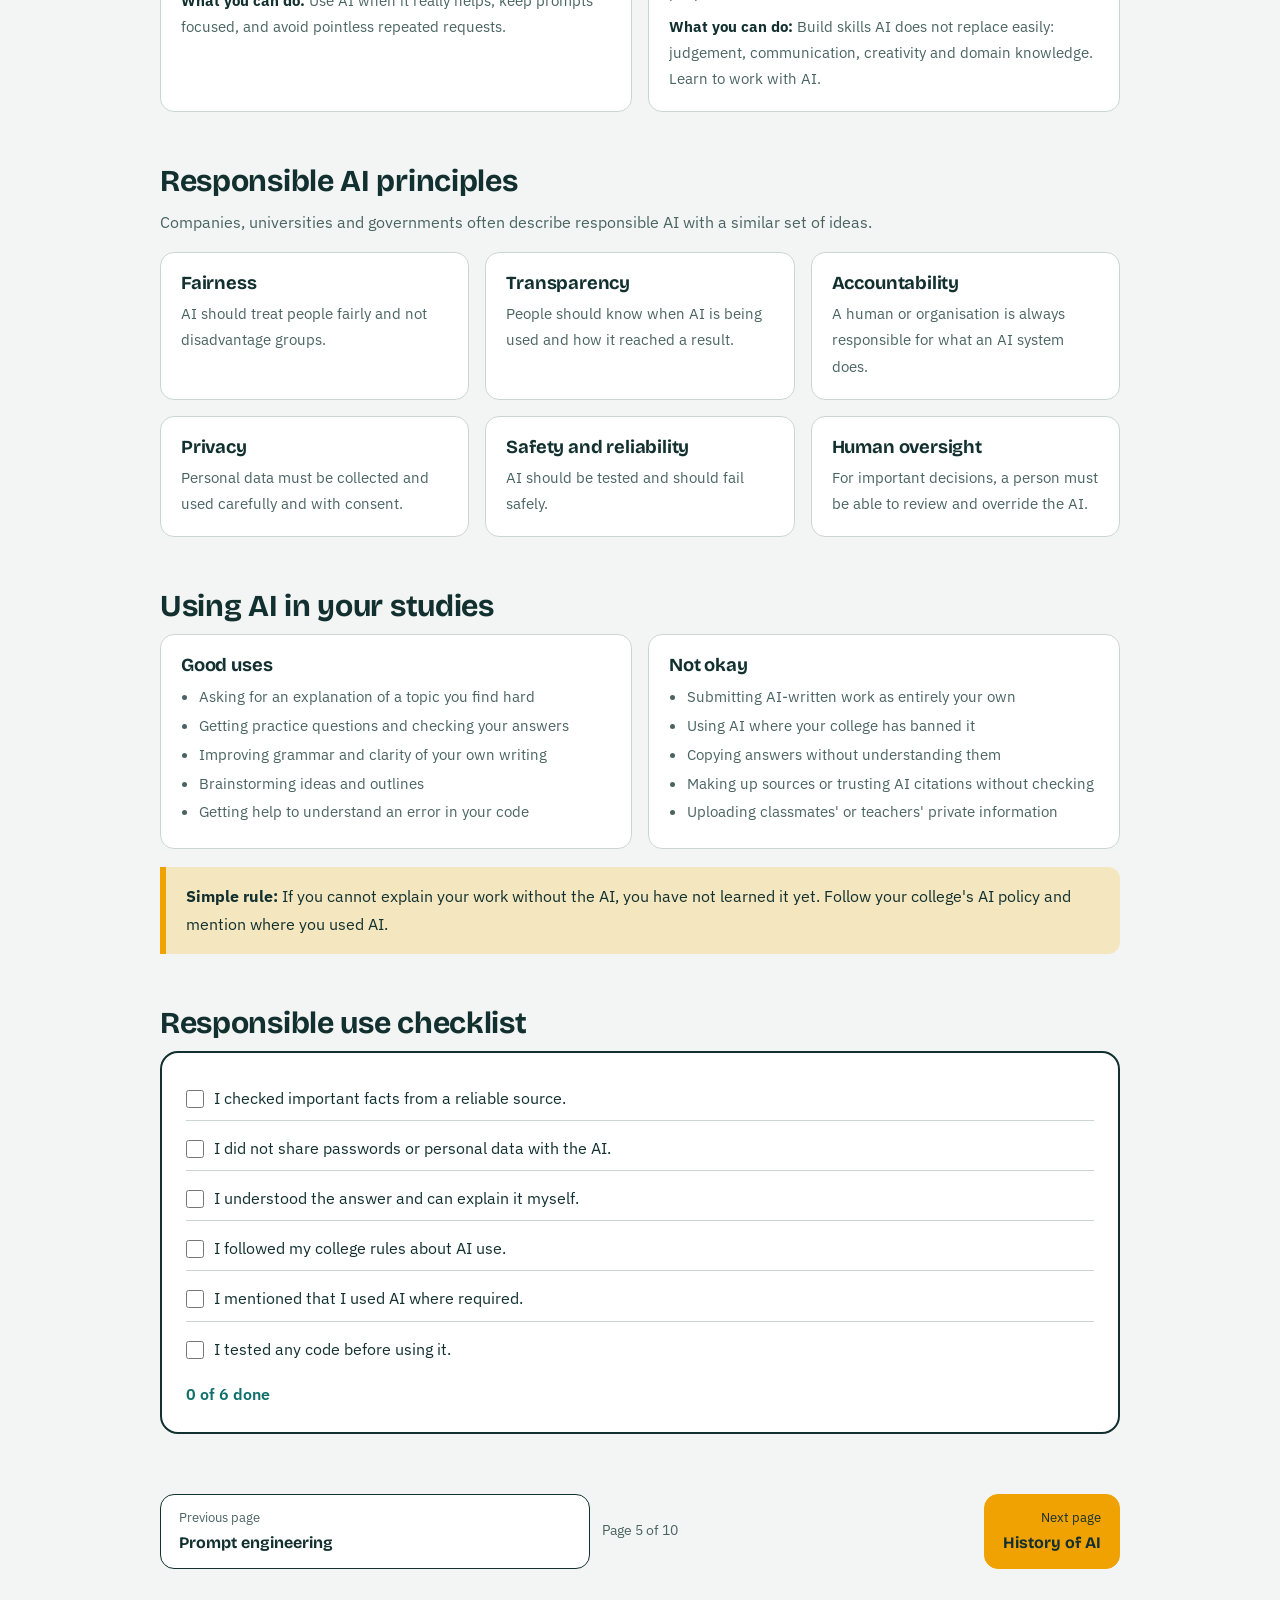
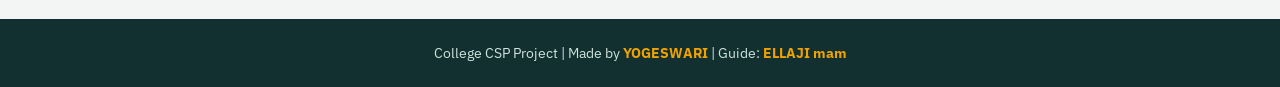
<file: ethics.html>
<!DOCTYPE html>
<html lang="en">
<head>
<meta charset="UTF-8">
<meta name="viewport" content="width=device-width, initial-scale=1">
<title>AI ethics and safety | AI Explained</title>
<link rel="preconnect" href="https://fonts.googleapis.com">
<link href="https://fonts.googleapis.com/css2?family=Bricolage+Grotesque:wght@500;700;800&family=IBM+Plex+Sans:wght@400;500;600&display=swap" rel="stylesheet">
<link rel="stylesheet" href="style.css">
</head>
<body data-page="ethics">
<header id="site-header"></header>

<main>
  <div class="hero one">
    <div>
      <h1>AI ethics and safety</h1>
      <p>AI is powerful, but it is not perfect and it is not neutral. This page covers the main risks of AI, how they show up in real life, and what you can do to use AI responsibly.</p>
    </div>
  </div>

  <div class="toc"><b>On this page:</b>
    <a href="#risks">Eight risks</a>
    <a href="#principles">Responsible AI principles</a>
    <a href="#student">Rules for students</a>
    <a href="#checklist">Checklist</a>
  </div>

  <section class="block" id="risks">
    <h2>Eight risks of AI</h2>
    <p class="lead">For each risk: what it is, what it looks like, and what you can do.</p>
    <div class="grid g2" id="riskGrid"></div>
  </section>

  <section class="block" id="principles">
    <h2>Responsible AI principles</h2>
    <p class="lead">Companies, universities and governments often describe responsible AI with a similar set of ideas.</p>
    <div class="grid g3">
      <div class="card"><h3>Fairness</h3><p>AI should treat people fairly and not disadvantage groups.</p></div>
      <div class="card"><h3>Transparency</h3><p>People should know when AI is being used and how it reached a result.</p></div>
      <div class="card"><h3>Accountability</h3><p>A human or organisation is always responsible for what an AI system does.</p></div>
      <div class="card"><h3>Privacy</h3><p>Personal data must be collected and used carefully and with consent.</p></div>
      <div class="card"><h3>Safety and reliability</h3><p>AI should be tested and should fail safely.</p></div>
      <div class="card"><h3>Human oversight</h3><p>For important decisions, a person must be able to review and override the AI.</p></div>
    </div>
  </section>

  <section class="block" id="student">
    <h2>Using AI in your studies</h2>
    <div class="grid g2">
      <div class="card"><h3>Good uses</h3><ul>
        <li>Asking for an explanation of a topic you find hard</li>
        <li>Getting practice questions and checking your answers</li>
        <li>Improving grammar and clarity of your own writing</li>
        <li>Brainstorming ideas and outlines</li>
        <li>Getting help to understand an error in your code</li>
      </ul></div>
      <div class="card"><h3>Not okay</h3><ul>
        <li>Submitting AI-written work as entirely your own</li>
        <li>Using AI where your college has banned it</li>
        <li>Copying answers without understanding them</li>
        <li>Making up sources or trusting AI citations without checking</li>
        <li>Uploading classmates' or teachers' private information</li>
      </ul></div>
    </div>
    <div class="callout"><b>Simple rule:</b> If you cannot explain your work without the AI, you have not learned it yet. Follow your college's AI policy and mention where you used AI.</div>
  </section>

  <section class="block" id="checklist">
    <h2>Responsible use checklist</h2>
    <div class="lab">
      <div id="checklistBox"></div>
      <p class="count" id="checkScore" style="margin-top:10px"></p>
    </div>
  </section>
</main>

<div id="pager"></div>
<footer id="site-footer"></footer>

<script src="common.js"></script>
<script>
/* [title, what it is, what it looks like, what you can do] */
const risks=[
  ['Hallucinations',
   'AI produces text that sounds confident but is false. It predicts likely words. It does not check facts.',
   'In 2023, lawyers in a US court case submitted legal citations that an AI chatbot had invented.',
   'Verify important facts. Ask for sources and open them. Treat AI output as a first draft.'],
  ['Bias',
   'AI learns from human-made data, which contains stereotypes and gaps. The model can repeat or increase them.',
   'Studies have found that some AI systems work worse for certain groups, for example in face recognition accuracy or in screening of job applications.',
   'Notice patterns, ask for different viewpoints, and never use AI alone to make decisions about people.'],
  ['Privacy',
   'What you type may be stored or reviewed by the company, depending on the service and your settings.',
   'A person pastes a full document with personal details into a public chatbot to summarise it.',
   'Do not share passwords, Aadhaar or bank details, private photos or others\' data. Check privacy settings.'],
  ['Deepfakes and misinformation',
   'AI can create realistic fake images, voices and videos, and can produce false news at large scale.',
   'Scammers have used cloned voices in phone calls to pretend to be a relative asking for money.',
   'Check the source, look for a second reliable report, and call the person on a known number before acting.'],
  ['Copyright and plagiarism',
   'AI is trained on existing works, and the legal rules about this are still being decided. Submitting AI text as your own can count as academic misconduct.',
   'A student hands in an AI-written essay without saying so and is reported for plagiarism.',
   'Follow your college policy, write in your own words, mention AI help, and check licences before using generated images.'],
  ['Over-reliance',
   'If AI does all the thinking, you may not build your own skills and may not notice when it is wrong.',
   'A student always asks AI for the code and cannot fix a simple error in the exam.',
   'Try the problem first. Then ask AI to explain, quiz you or review your attempt.'],
  ['Environmental cost',
   'Training and running large AI models uses a lot of electricity and often water for cooling in data centres.',
   'Millions of long AI requests every day add up to a large energy demand.',
   'Use AI when it really helps, keep prompts focused, and avoid pointless repeated requests.'],
  ['Jobs and skills',
   'AI is changing many tasks. Some tasks are automated, and new tasks and roles appear.',
   'Routine writing, translation and simple coding tasks are now often started by AI and then reviewed by people.',
   'Build skills AI does not replace easily: judgement, communication, creativity and domain knowledge. Learn to work with AI.']
];
const box=$('#riskGrid');
risks.forEach(([t,what,seen,todo])=>{
  const c=document.createElement('div');c.className='card ethic';
  const h=document.createElement('h3');h.textContent=t;c.appendChild(h);
  [['What it is: ',what],['What it looks like: ',seen],['What you can do: ',todo]].forEach(([l,x])=>{
    const p=document.createElement('p');
    const b=document.createElement('b');b.textContent=l;
    p.appendChild(b);p.appendChild(document.createTextNode(x));
    c.appendChild(p);
  });
  box.appendChild(c);
});

const checks=[
  'I checked important facts from a reliable source.',
  'I did not share passwords or personal data with the AI.',
  'I understood the answer and can explain it myself.',
  'I followed my college rules about AI use.',
  'I mentioned that I used AI where required.',
  'I tested any code before using it.'
];
checks.forEach(c=>{
  const l=document.createElement('label');l.className='check';
  l.innerHTML='<input type="checkbox"><span></span>';
  l.querySelector('span').textContent=c;
  l.querySelector('input').addEventListener('change',updateChecks);
  $('#checklistBox').appendChild(l);
});
function updateChecks(){
  const n=$$('#checklistBox input:checked').length;
  $('#checkScore').textContent=n+' of '+checks.length+' done'+(n===checks.length?'. You are a responsible AI user!':'');
}
updateChecks();
</script>
</body>
</html>
</file>
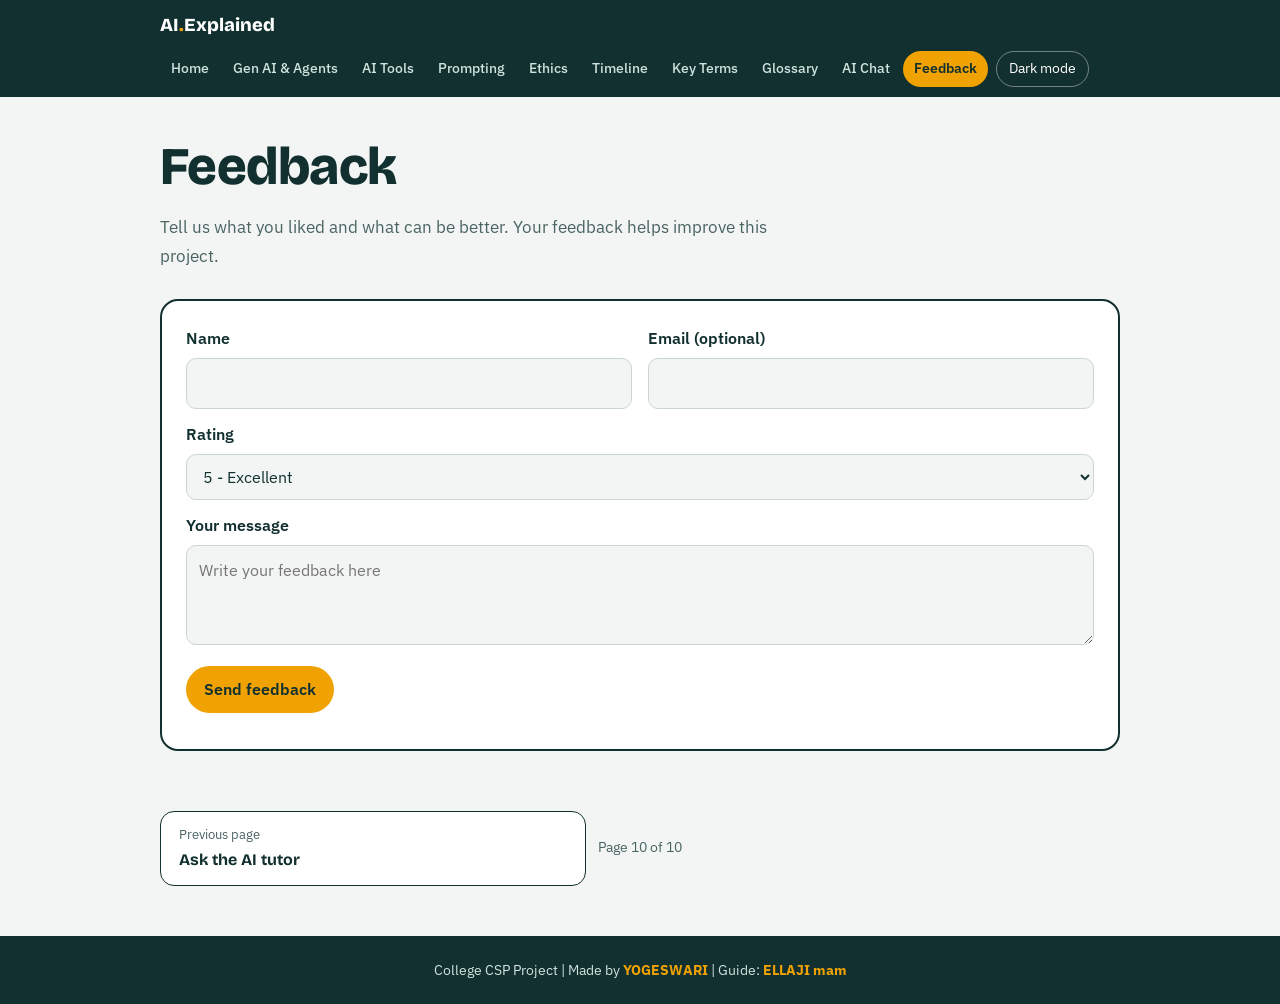
<file: feedback.html>
<!DOCTYPE html>
<html lang="en">
<head>
<meta charset="UTF-8">
<meta name="viewport" content="width=device-width, initial-scale=1">
<title>Feedback | AI Explained</title>
<link rel="preconnect" href="https://fonts.googleapis.com">
<link href="https://fonts.googleapis.com/css2?family=Bricolage+Grotesque:wght@500;700;800&family=IBM+Plex+Sans:wght@400;500;600&display=swap" rel="stylesheet">
<link rel="stylesheet" href="style.css">
</head>
<body data-page="feedback">
<header id="site-header"></header>

<main>
  <div class="hero one">
    <div>
      <h1>Feedback</h1>
      <p>Tell us what you liked and what can be better. Your feedback helps improve this project.</p>
    </div>
  </div>
  <div class="lab">
    <form id="fbForm">
      <div class="grid g2">
        <div><label for="fbName">Name</label><input type="text" id="fbName" required></div>
        <div><label for="fbEmail">Email (optional)</label><input type="email" id="fbEmail"></div>
      </div>
      <label for="fbRate" style="margin-top:12px">Rating</label>
      <select id="fbRate">
        <option value="5">5 - Excellent</option>
        <option value="4">4 - Good</option>
        <option value="3">3 - Okay</option>
        <option value="2">2 - Needs work</option>
        <option value="1">1 - Poor</option>
      </select>
      <label for="fbMsg" style="margin-top:12px">Your message</label>
      <textarea id="fbMsg" required placeholder="Write your feedback here"></textarea>
      <div style="margin-top:12px"><button class="btn" type="submit" id="fbBtn">Send feedback</button></div>
      <p id="fbStatus" class="note" aria-live="polite"></p>
    </form>
  </div>
</main>

<div id="pager"></div>
<footer id="site-footer"></footer>

<script src="common.js"></script>
<script>
/* Option A: paste your Formspree form ID here (example: 'xyzabcde')
   Option B: leave it empty and feedback opens the user's email app */
const FORMSPREE_ID='';
const FEEDBACK_EMAIL='your-email@example.com';

$('#fbForm').addEventListener('submit',async e=>{
  e.preventDefault();
  const name=$('#fbName').value.trim(),email=$('#fbEmail').value.trim();
  const rate=$('#fbRate').value,msg=$('#fbMsg').value.trim();
  const st=$('#fbStatus');
  if(!name||!msg){st.textContent='Please enter your name and message.';return;}
  if(FORMSPREE_ID){
    $('#fbBtn').disabled=true;st.textContent='Sending...';
    try{
      const r=await fetch('https://formspree.io/f/'+FORMSPREE_ID,{
        method:'POST',headers:{'Accept':'application/json','Content-Type':'application/json'},
        body:JSON.stringify({name,email,rating:rate,message:msg})
      });
      if(!r.ok)throw new Error('fail');
      st.textContent='Thank you! Your feedback was sent.';
      $('#fbForm').reset();
    }catch(err){st.textContent='Could not send. Please try again.';}
    $('#fbBtn').disabled=false;
  }else{
    const body='Name: '+name+'\nEmail: '+email+'\nRating: '+rate+'/5\n\n'+msg;
    location.href='mailto:'+FEEDBACK_EMAIL+'?subject='+encodeURIComponent('Feedback: AI Explained')+'&body='+encodeURIComponent(body);
    st.textContent='Your email app should open with the feedback ready to send.';
  }
});
</script>
</body>
</html>
</file>
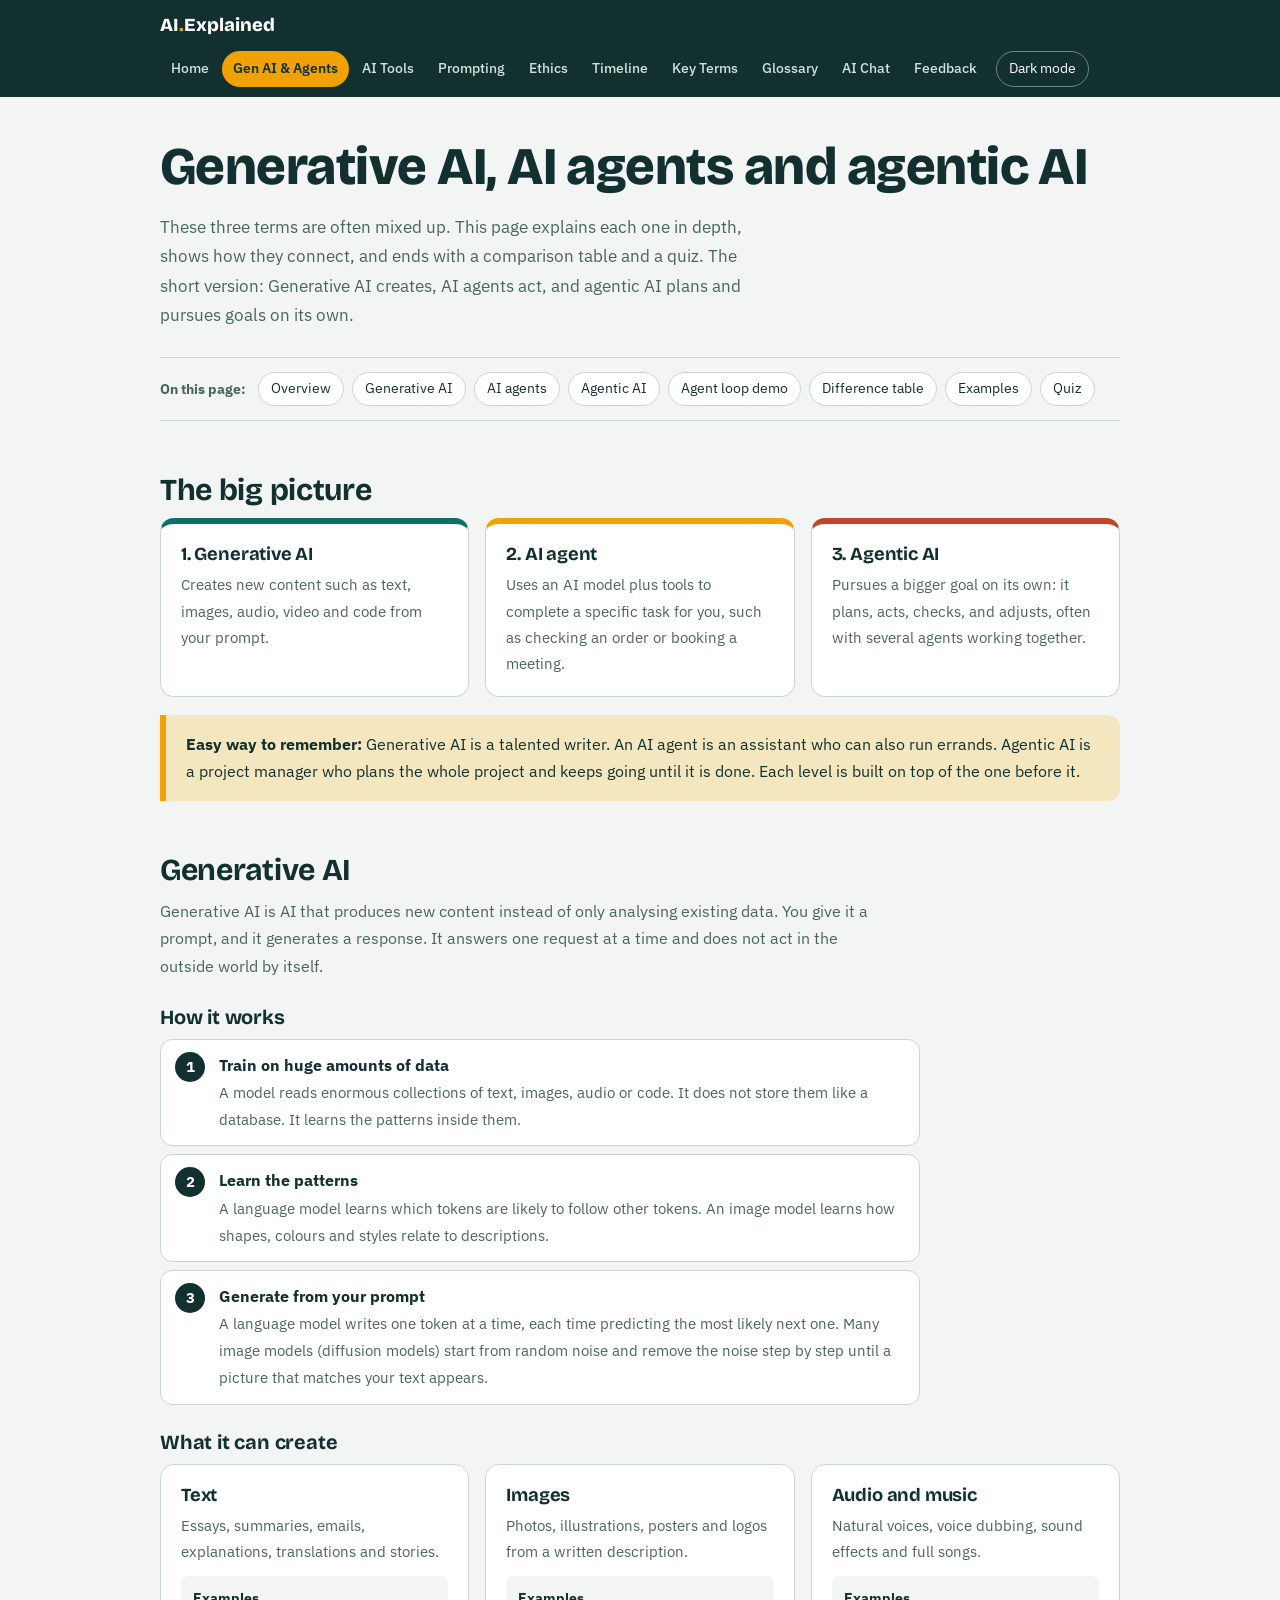
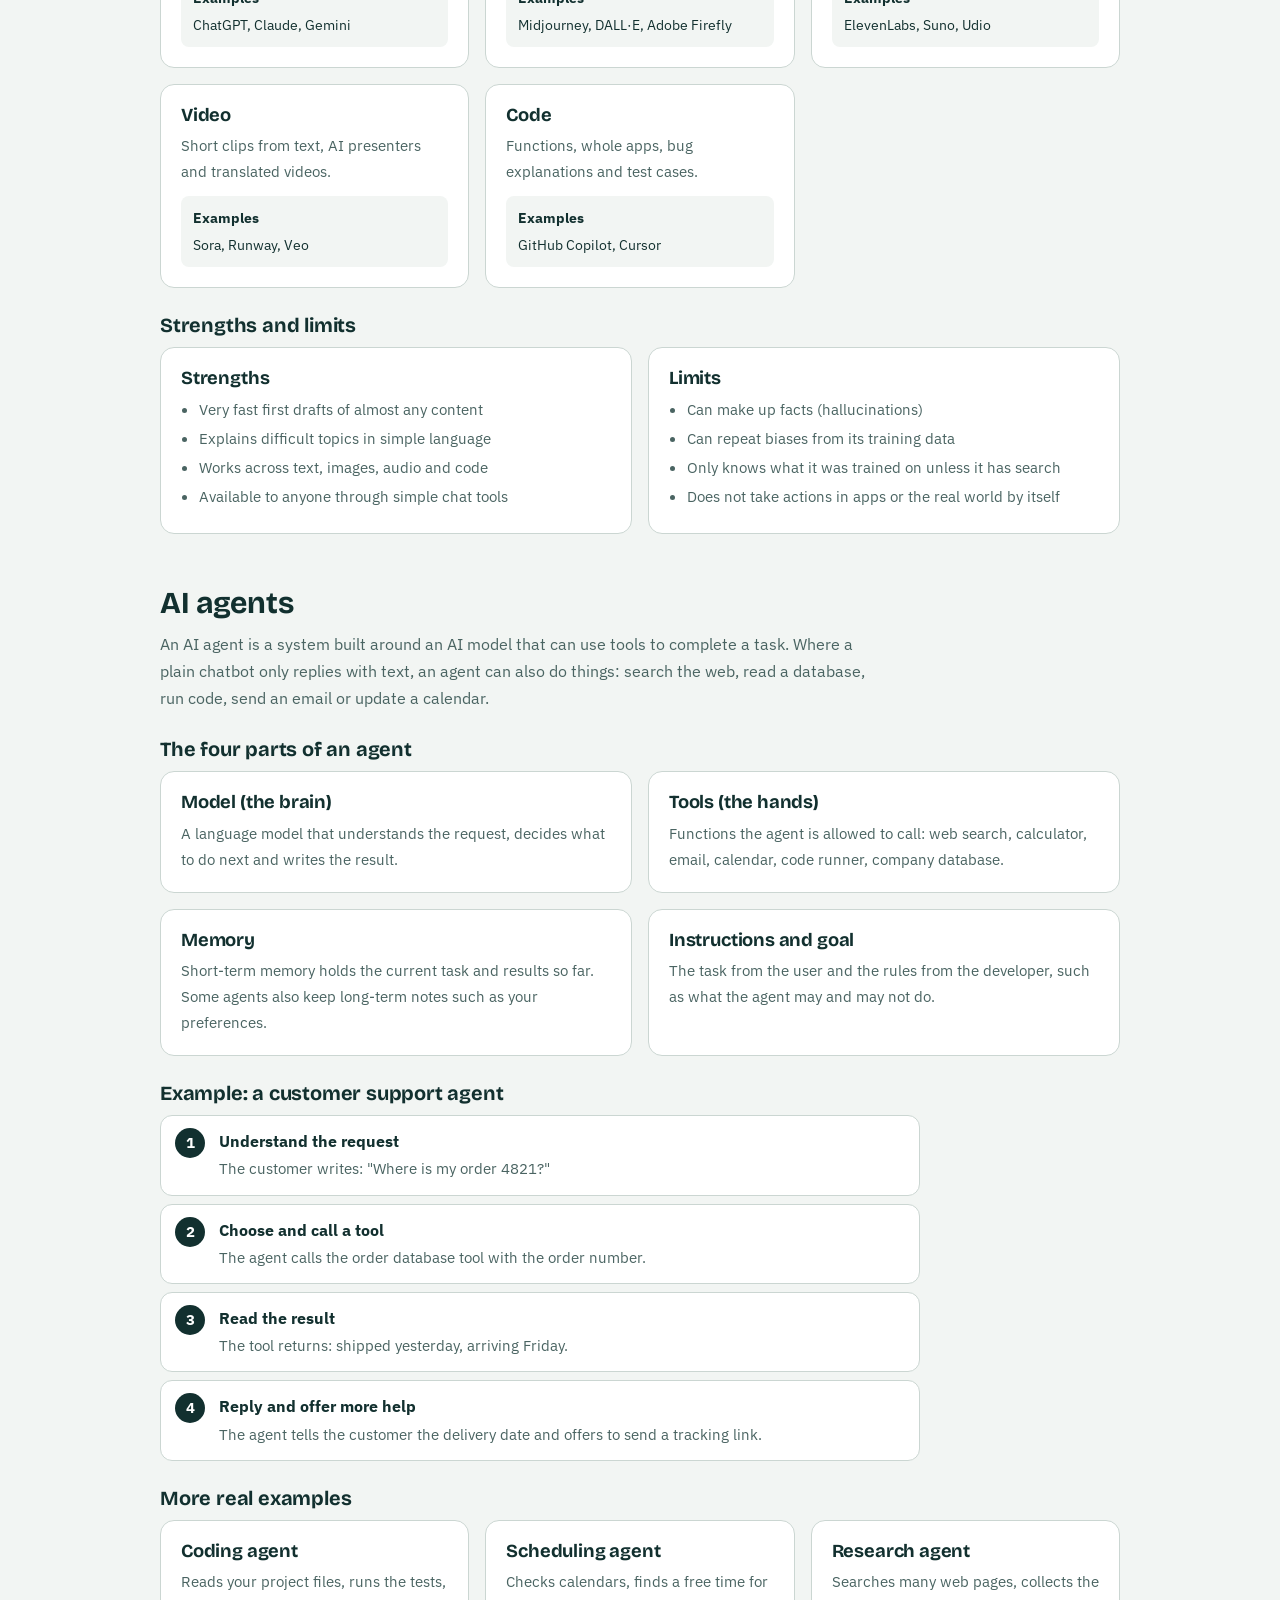
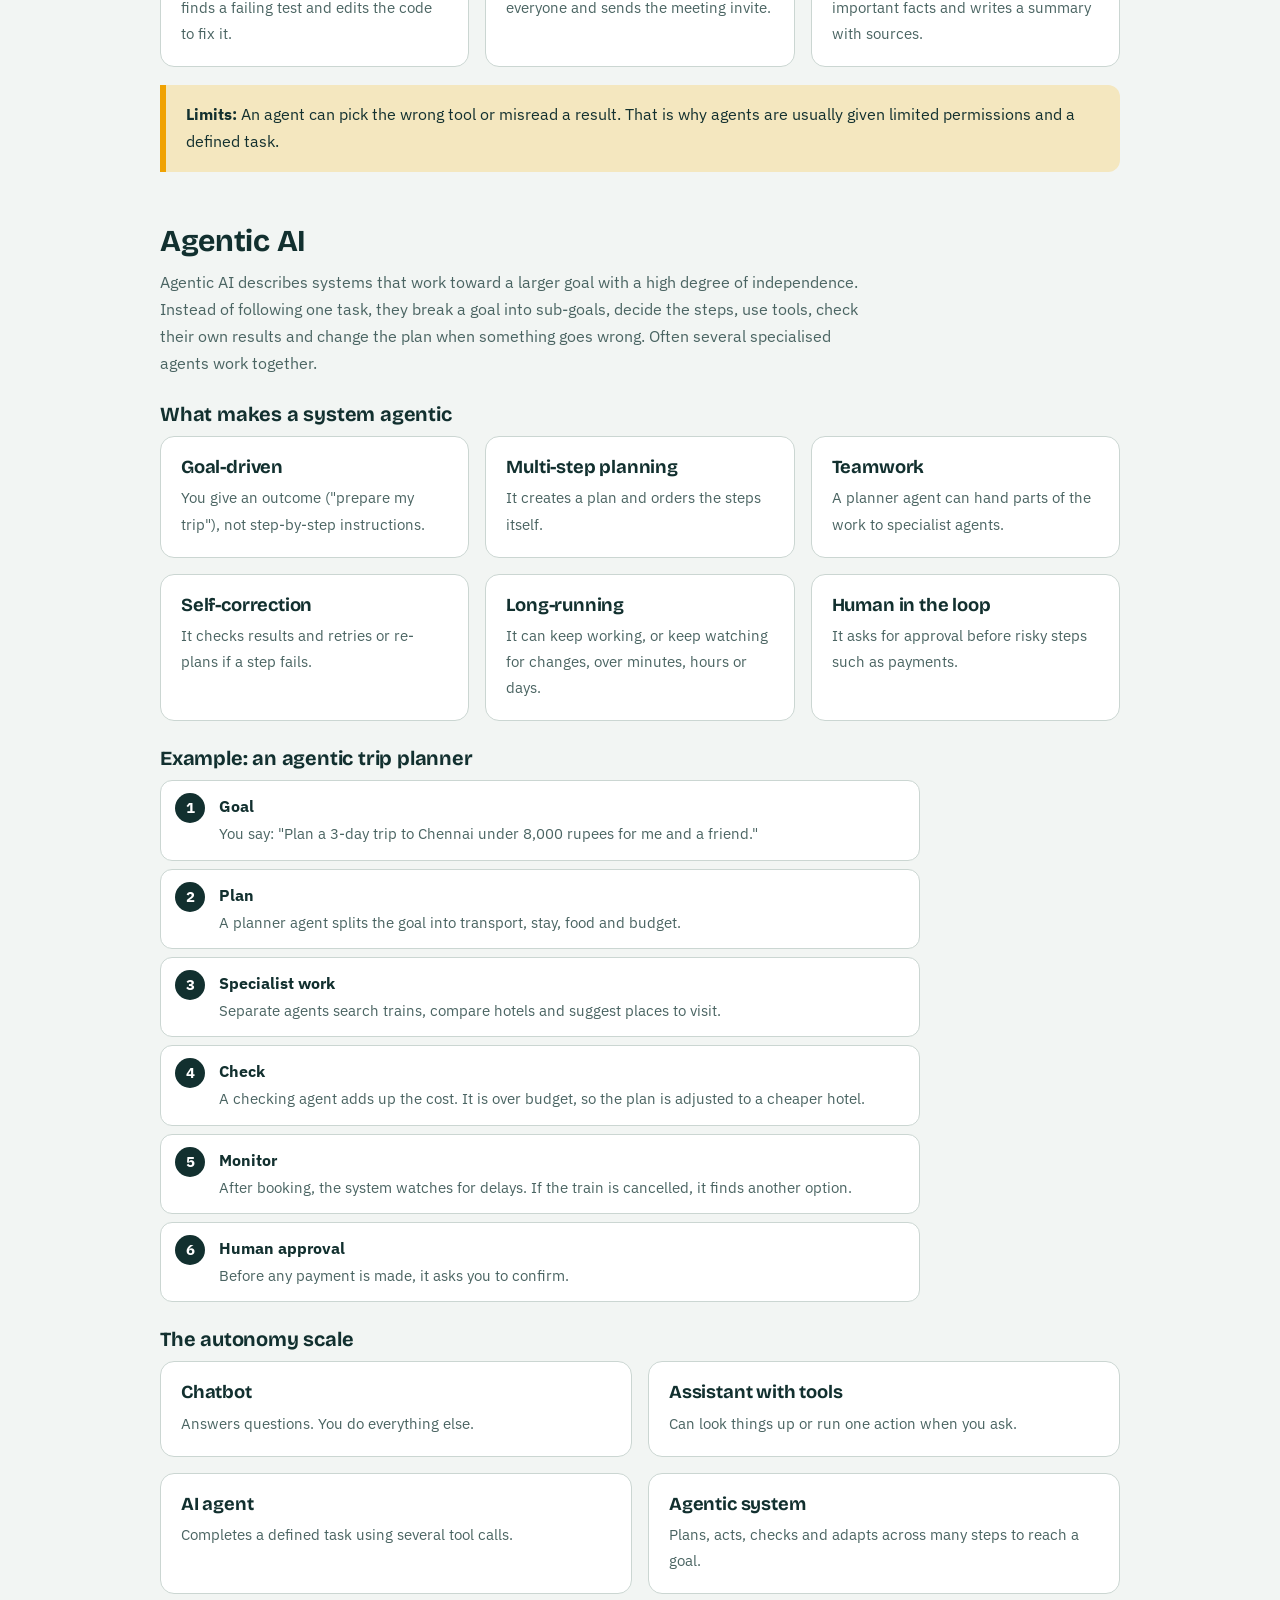
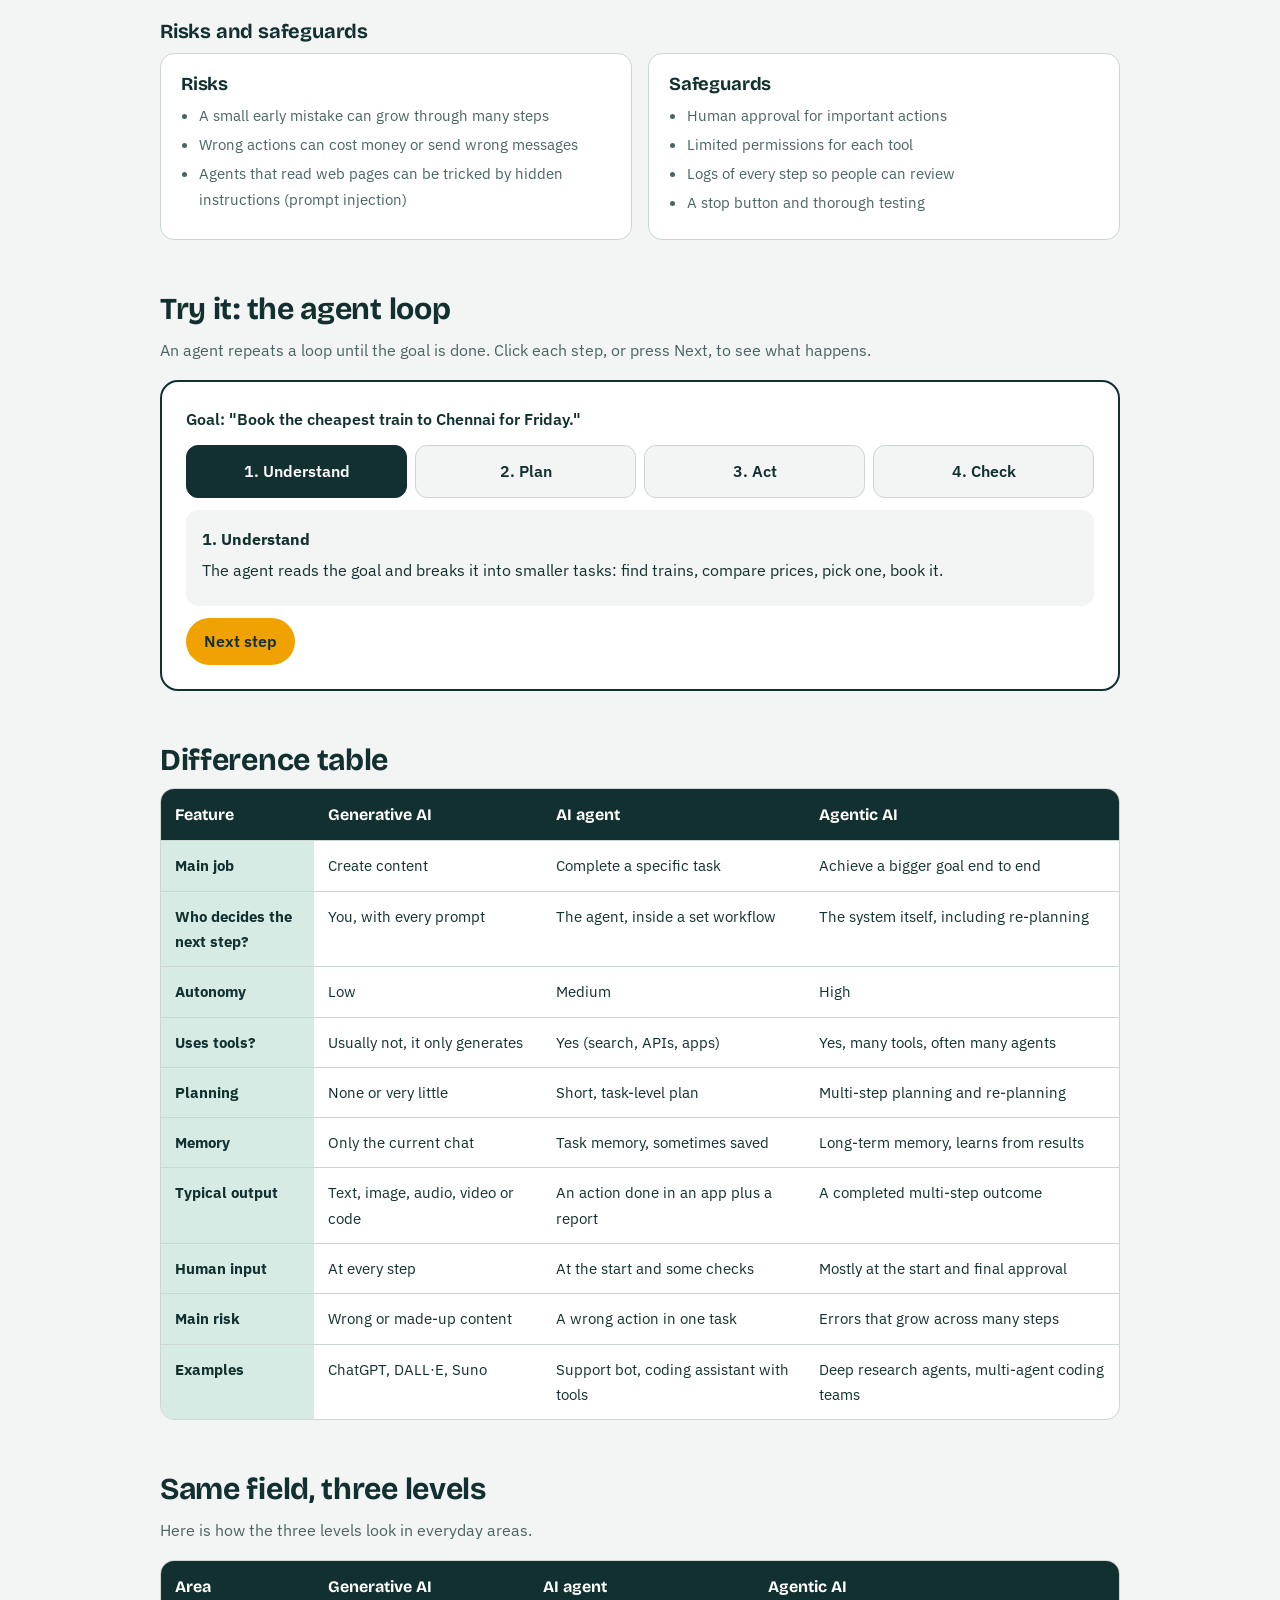
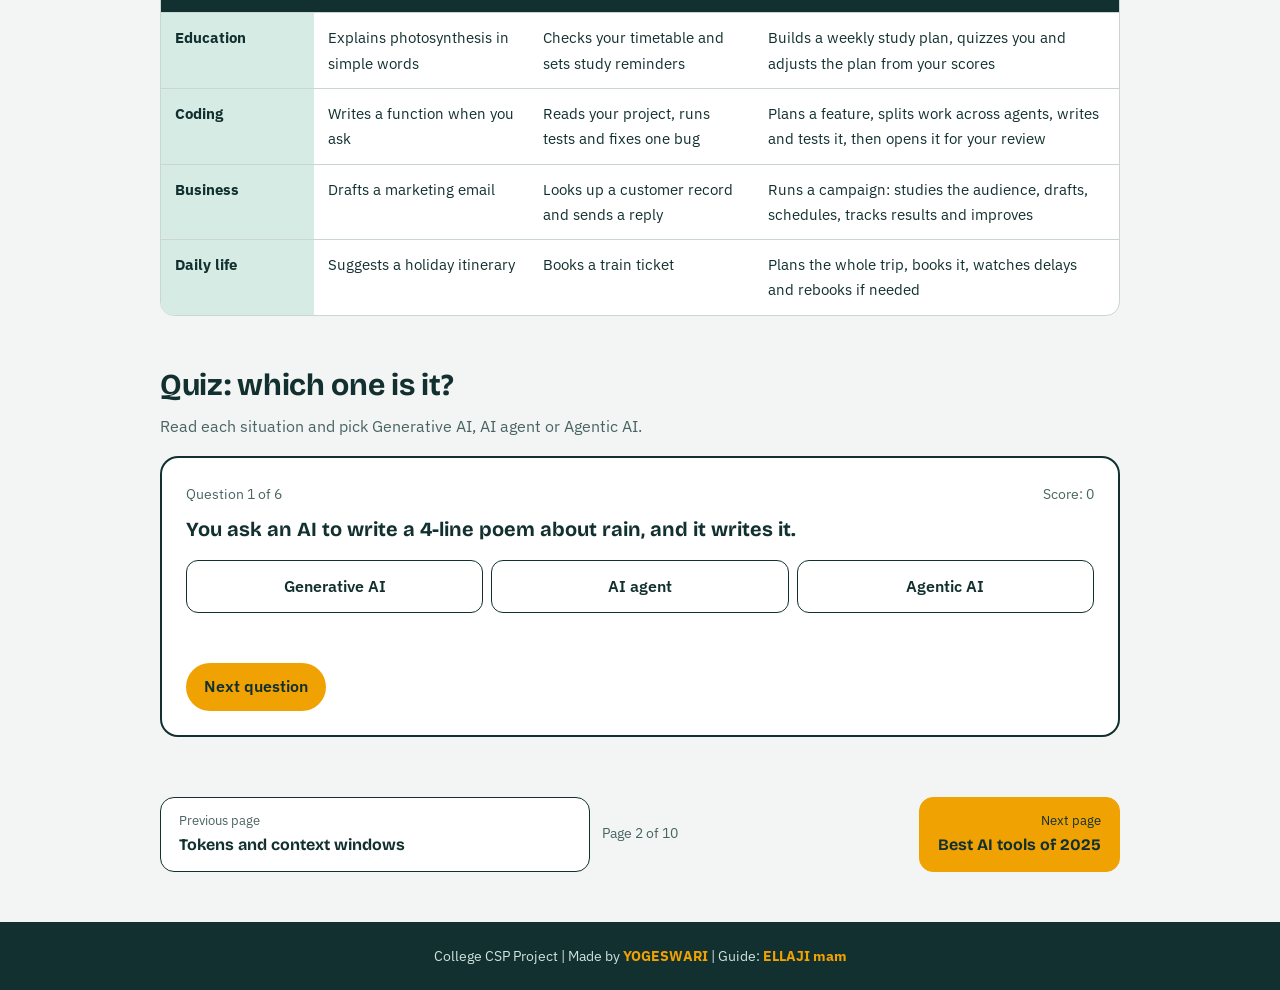
<file: genai.html>
<!DOCTYPE html>
<html lang="en">
<head>
<meta charset="UTF-8">
<meta name="viewport" content="width=device-width, initial-scale=1">
<title>Generative AI, agents and agentic AI | AI Explained</title>
<link rel="preconnect" href="https://fonts.googleapis.com">
<link href="https://fonts.googleapis.com/css2?family=Bricolage+Grotesque:wght@500;700;800&family=IBM+Plex+Sans:wght@400;500;600&display=swap" rel="stylesheet">
<link rel="stylesheet" href="style.css">
</head>
<body data-page="genai">
<header id="site-header"></header>

<main>
  <div class="hero one">
    <div>
      <h1>Generative AI, AI agents and agentic AI</h1>
      <p>These three terms are often mixed up. This page explains each one in depth, shows how they connect, and ends with a comparison table and a quiz. The short version: Generative AI creates, AI agents act, and agentic AI plans and pursues goals on its own.</p>
    </div>
  </div>

  <div class="toc"><b>On this page:</b>
    <a href="#overview">Overview</a>
    <a href="#genai">Generative AI</a>
    <a href="#agents">AI agents</a>
    <a href="#agentic">Agentic AI</a>
    <a href="#loop">Agent loop demo</a>
    <a href="#table">Difference table</a>
    <a href="#examples">Examples</a>
    <a href="#quiz">Quiz</a>
  </div>

  <section class="block" id="overview">
    <h2>The big picture</h2>
    <div class="ladder">
      <div class="card"><h3>1. Generative AI</h3><p>Creates new content such as text, images, audio, video and code from your prompt.</p></div>
      <div class="card"><h3>2. AI agent</h3><p>Uses an AI model plus tools to complete a specific task for you, such as checking an order or booking a meeting.</p></div>
      <div class="card"><h3>3. Agentic AI</h3><p>Pursues a bigger goal on its own: it plans, acts, checks, and adjusts, often with several agents working together.</p></div>
    </div>
    <div class="callout"><b>Easy way to remember:</b> Generative AI is a talented writer. An AI agent is an assistant who can also run errands. Agentic AI is a project manager who plans the whole project and keeps going until it is done. Each level is built on top of the one before it.</div>
  </section>

  <!-- GEN AI -->
  <section class="block" id="genai">
    <h2>Generative AI</h2>
    <p class="lead">Generative AI is AI that produces new content instead of only analysing existing data. You give it a prompt, and it generates a response. It answers one request at a time and does not act in the outside world by itself.</p>

    <h3 class="sub">How it works</h3>
    <ol class="seq">
      <li><b>Train on huge amounts of data</b><span>A model reads enormous collections of text, images, audio or code. It does not store them like a database. It learns the patterns inside them.</span></li>
      <li><b>Learn the patterns</b><span>A language model learns which tokens are likely to follow other tokens. An image model learns how shapes, colours and styles relate to descriptions.</span></li>
      <li><b>Generate from your prompt</b><span>A language model writes one token at a time, each time predicting the most likely next one. Many image models (diffusion models) start from random noise and remove the noise step by step until a picture that matches your text appears.</span></li>
    </ol>

    <h3 class="sub">What it can create</h3>
    <div class="grid g3">
      <div class="card"><h3>Text</h3><p>Essays, summaries, emails, explanations, translations and stories.</p><div class="ex"><b>Examples</b>ChatGPT, Claude, Gemini</div></div>
      <div class="card"><h3>Images</h3><p>Photos, illustrations, posters and logos from a written description.</p><div class="ex"><b>Examples</b>Midjourney, DALL·E, Adobe Firefly</div></div>
      <div class="card"><h3>Audio and music</h3><p>Natural voices, voice dubbing, sound effects and full songs.</p><div class="ex"><b>Examples</b>ElevenLabs, Suno, Udio</div></div>
      <div class="card"><h3>Video</h3><p>Short clips from text, AI presenters and translated videos.</p><div class="ex"><b>Examples</b>Sora, Runway, Veo</div></div>
      <div class="card"><h3>Code</h3><p>Functions, whole apps, bug explanations and test cases.</p><div class="ex"><b>Examples</b>GitHub Copilot, Cursor</div></div>
    </div>

    <h3 class="sub">Strengths and limits</h3>
    <div class="grid g2">
      <div class="card"><h3>Strengths</h3><ul>
        <li>Very fast first drafts of almost any content</li>
        <li>Explains difficult topics in simple language</li>
        <li>Works across text, images, audio and code</li>
        <li>Available to anyone through simple chat tools</li>
      </ul></div>
      <div class="card"><h3>Limits</h3><ul>
        <li>Can make up facts (hallucinations)</li>
        <li>Can repeat biases from its training data</li>
        <li>Only knows what it was trained on unless it has search</li>
        <li>Does not take actions in apps or the real world by itself</li>
      </ul></div>
    </div>
  </section>

  <!-- AGENTS -->
  <section class="block" id="agents">
    <h2>AI agents</h2>
    <p class="lead">An AI agent is a system built around an AI model that can use tools to complete a task. Where a plain chatbot only replies with text, an agent can also do things: search the web, read a database, run code, send an email or update a calendar.</p>

    <h3 class="sub">The four parts of an agent</h3>
    <div class="grid g2">
      <div class="card"><h3>Model (the brain)</h3><p>A language model that understands the request, decides what to do next and writes the result.</p></div>
      <div class="card"><h3>Tools (the hands)</h3><p>Functions the agent is allowed to call: web search, calculator, email, calendar, code runner, company database.</p></div>
      <div class="card"><h3>Memory</h3><p>Short-term memory holds the current task and results so far. Some agents also keep long-term notes such as your preferences.</p></div>
      <div class="card"><h3>Instructions and goal</h3><p>The task from the user and the rules from the developer, such as what the agent may and may not do.</p></div>
    </div>

    <h3 class="sub">Example: a customer support agent</h3>
    <ol class="seq">
      <li><b>Understand the request</b><span>The customer writes: "Where is my order 4821?"</span></li>
      <li><b>Choose and call a tool</b><span>The agent calls the order database tool with the order number.</span></li>
      <li><b>Read the result</b><span>The tool returns: shipped yesterday, arriving Friday.</span></li>
      <li><b>Reply and offer more help</b><span>The agent tells the customer the delivery date and offers to send a tracking link.</span></li>
    </ol>

    <h3 class="sub">More real examples</h3>
    <div class="grid g3">
      <div class="card"><h3>Coding agent</h3><p>Reads your project files, runs the tests, finds a failing test and edits the code to fix it.</p></div>
      <div class="card"><h3>Scheduling agent</h3><p>Checks calendars, finds a free time for everyone and sends the meeting invite.</p></div>
      <div class="card"><h3>Research agent</h3><p>Searches many web pages, collects the important facts and writes a summary with sources.</p></div>
    </div>
    <div class="callout"><b>Limits:</b> An agent can pick the wrong tool or misread a result. That is why agents are usually given limited permissions and a defined task.</div>
  </section>

  <!-- AGENTIC -->
  <section class="block" id="agentic">
    <h2>Agentic AI</h2>
    <p class="lead">Agentic AI describes systems that work toward a larger goal with a high degree of independence. Instead of following one task, they break a goal into sub-goals, decide the steps, use tools, check their own results and change the plan when something goes wrong. Often several specialised agents work together.</p>

    <h3 class="sub">What makes a system agentic</h3>
    <div class="grid g3">
      <div class="card"><h3>Goal-driven</h3><p>You give an outcome ("prepare my trip"), not step-by-step instructions.</p></div>
      <div class="card"><h3>Multi-step planning</h3><p>It creates a plan and orders the steps itself.</p></div>
      <div class="card"><h3>Teamwork</h3><p>A planner agent can hand parts of the work to specialist agents.</p></div>
      <div class="card"><h3>Self-correction</h3><p>It checks results and retries or re-plans if a step fails.</p></div>
      <div class="card"><h3>Long-running</h3><p>It can keep working, or keep watching for changes, over minutes, hours or days.</p></div>
      <div class="card"><h3>Human in the loop</h3><p>It asks for approval before risky steps such as payments.</p></div>
    </div>

    <h3 class="sub">Example: an agentic trip planner</h3>
    <ol class="seq">
      <li><b>Goal</b><span>You say: "Plan a 3-day trip to Chennai under 8,000 rupees for me and a friend."</span></li>
      <li><b>Plan</b><span>A planner agent splits the goal into transport, stay, food and budget.</span></li>
      <li><b>Specialist work</b><span>Separate agents search trains, compare hotels and suggest places to visit.</span></li>
      <li><b>Check</b><span>A checking agent adds up the cost. It is over budget, so the plan is adjusted to a cheaper hotel.</span></li>
      <li><b>Monitor</b><span>After booking, the system watches for delays. If the train is cancelled, it finds another option.</span></li>
      <li><b>Human approval</b><span>Before any payment is made, it asks you to confirm.</span></li>
    </ol>

    <h3 class="sub">The autonomy scale</h3>
    <div class="grid g2">
      <div class="card"><h3>Chatbot</h3><p>Answers questions. You do everything else.</p></div>
      <div class="card"><h3>Assistant with tools</h3><p>Can look things up or run one action when you ask.</p></div>
      <div class="card"><h3>AI agent</h3><p>Completes a defined task using several tool calls.</p></div>
      <div class="card"><h3>Agentic system</h3><p>Plans, acts, checks and adapts across many steps to reach a goal.</p></div>
    </div>

    <h3 class="sub">Risks and safeguards</h3>
    <div class="grid g2">
      <div class="card"><h3>Risks</h3><ul>
        <li>A small early mistake can grow through many steps</li>
        <li>Wrong actions can cost money or send wrong messages</li>
        <li>Agents that read web pages can be tricked by hidden instructions (prompt injection)</li>
      </ul></div>
      <div class="card"><h3>Safeguards</h3><ul>
        <li>Human approval for important actions</li>
        <li>Limited permissions for each tool</li>
        <li>Logs of every step so people can review</li>
        <li>A stop button and thorough testing</li>
      </ul></div>
    </div>
  </section>

  <!-- LOOP -->
  <section class="block" id="loop">
    <h2>Try it: the agent loop</h2>
    <p class="lead">An agent repeats a loop until the goal is done. Click each step, or press Next, to see what happens.</p>
    <div class="lab">
      <div class="goal">Goal: "Book the cheapest train to Chennai for Friday."</div>
      <div class="steps" id="steps"></div>
      <div class="stepbox" id="stepbox" aria-live="polite"></div>
      <div style="margin-top:12px"><button class="btn" id="nextStep" type="button">Next step</button></div>
    </div>
  </section>

  <!-- TABLE -->
  <section class="block" id="table">
    <h2>Difference table</h2>
    <div class="tablewrap">
      <table>
        <thead><tr><th>Feature</th><th>Generative AI</th><th>AI agent</th><th>Agentic AI</th></tr></thead>
        <tbody>
          <tr><th scope="row">Main job</th><td>Create content</td><td>Complete a specific task</td><td>Achieve a bigger goal end to end</td></tr>
          <tr><th scope="row">Who decides the next step?</th><td>You, with every prompt</td><td>The agent, inside a set workflow</td><td>The system itself, including re-planning</td></tr>
          <tr><th scope="row">Autonomy</th><td>Low</td><td>Medium</td><td>High</td></tr>
          <tr><th scope="row">Uses tools?</th><td>Usually not, it only generates</td><td>Yes (search, APIs, apps)</td><td>Yes, many tools, often many agents</td></tr>
          <tr><th scope="row">Planning</th><td>None or very little</td><td>Short, task-level plan</td><td>Multi-step planning and re-planning</td></tr>
          <tr><th scope="row">Memory</th><td>Only the current chat</td><td>Task memory, sometimes saved</td><td>Long-term memory, learns from results</td></tr>
          <tr><th scope="row">Typical output</th><td>Text, image, audio, video or code</td><td>An action done in an app plus a report</td><td>A completed multi-step outcome</td></tr>
          <tr><th scope="row">Human input</th><td>At every step</td><td>At the start and some checks</td><td>Mostly at the start and final approval</td></tr>
          <tr><th scope="row">Main risk</th><td>Wrong or made-up content</td><td>A wrong action in one task</td><td>Errors that grow across many steps</td></tr>
          <tr><th scope="row">Examples</th><td>ChatGPT, DALL·E, Suno</td><td>Support bot, coding assistant with tools</td><td>Deep research agents, multi-agent coding teams</td></tr>
        </tbody>
      </table>
    </div>
  </section>

  <!-- EXAMPLES -->
  <section class="block" id="examples">
    <h2>Same field, three levels</h2>
    <p class="lead">Here is how the three levels look in everyday areas.</p>
    <div class="tablewrap">
      <table>
        <thead><tr><th>Area</th><th>Generative AI</th><th>AI agent</th><th>Agentic AI</th></tr></thead>
        <tbody>
          <tr><th scope="row">Education</th><td>Explains photosynthesis in simple words</td><td>Checks your timetable and sets study reminders</td><td>Builds a weekly study plan, quizzes you and adjusts the plan from your scores</td></tr>
          <tr><th scope="row">Coding</th><td>Writes a function when you ask</td><td>Reads your project, runs tests and fixes one bug</td><td>Plans a feature, splits work across agents, writes and tests it, then opens it for your review</td></tr>
          <tr><th scope="row">Business</th><td>Drafts a marketing email</td><td>Looks up a customer record and sends a reply</td><td>Runs a campaign: studies the audience, drafts, schedules, tracks results and improves</td></tr>
          <tr><th scope="row">Daily life</th><td>Suggests a holiday itinerary</td><td>Books a train ticket</td><td>Plans the whole trip, books it, watches delays and rebooks if needed</td></tr>
        </tbody>
      </table>
    </div>
  </section>

  <!-- QUIZ -->
  <section class="block" id="quiz">
    <h2>Quiz: which one is it?</h2>
    <p class="lead">Read each situation and pick Generative AI, AI agent or Agentic AI.</p>
    <div class="lab" id="quizbox"></div>
  </section>
</main>

<div id="pager"></div>
<footer id="site-footer"></footer>

<script src="common.js"></script>
<script>
const loop=[
  ['1. Understand','The agent reads the goal and breaks it into smaller tasks: find trains, compare prices, pick one, book it.'],
  ['2. Plan','It decides the order of work and which tools to use: a train search tool first, then a payment tool.'],
  ['3. Act','It calls the tools. It searches the train site, reads the results and selects the cheapest Friday train.'],
  ['4. Check','It checks the result. Was the ticket booked? If the train is full, it goes back to Plan and tries another option.']
];
let stepI=0;
loop.forEach((s,i)=>{
  const b=document.createElement('button');
  b.type='button';b.textContent=s[0];
  b.addEventListener('click',()=>{stepI=i;renderStep();});
  $('#steps').appendChild(b);
});
function renderStep(){
  $$('#steps button').forEach((b,i)=>b.classList.toggle('on',i===stepI));
  $('#stepbox').innerHTML='<b></b><span></span>';
  $('#stepbox b').textContent=loop[stepI][0];
  $('#stepbox span').textContent=loop[stepI][1];
}
$('#nextStep').addEventListener('click',()=>{stepI=(stepI+1)%loop.length;renderStep();});
renderStep();

const qs=[
  ['You ask an AI to write a 4-line poem about rain, and it writes it.',0,'It only creates content from your prompt. That is Generative AI.'],
  ['A bot reads your order number, checks a database, and tells you where your parcel is.',1,'It uses a tool (a database) to finish one task. That is an AI agent.'],
  ['You say "Launch my product". The system researches, builds, tests, fixes bugs and plans the next steps using several agents.',2,'It pursues a big goal, plans and adapts by itself. That is Agentic AI.'],
  ['An AI makes a poster image from a text description.',0,'Creating new content from a prompt is Generative AI.'],
  ['An assistant reads your calendar and books a meeting at a free time.',1,'It uses a tool to complete a specific task. That is an AI agent.'],
  ['A system watches your flight, sees a delay, rebooks another flight, updates your hotel and messages you, without being asked at each step.',2,'It works on its own toward a goal and adjusts. That is Agentic AI.']
];
const labels=['Generative AI','AI agent','Agentic AI'];
let qi=0,score=0,answered=false;
const quiz=$('#quizbox');
function renderQuiz(){
  quiz.innerHTML='';
  if(qi>=qs.length){
    const msg=score>=5?'Excellent work.':score>=3?'Good. Review the difference table once more.':'Read the difference table again and retry.';
    quiz.innerHTML='<div class="qtext">Your score: '+score+' / '+qs.length+'</div><p>'+msg+'</p><div style="margin-top:14px"><button class="btn" type="button" id="again">Try again</button></div>';
    $('#again').addEventListener('click',()=>{qi=0;score=0;renderQuiz();});
    return;
  }
  answered=false;
  const [q,ans,why]=qs[qi];
  quiz.innerHTML='<div class="meta"><span>Question '+(qi+1)+' of '+qs.length+'</span><span class="sc">Score: '+score+'</span></div><div class="qtext"></div><div class="opts"></div><div class="fb" aria-live="polite"></div><div style="margin-top:12px"><button class="btn" type="button" id="nq" hidden>Next question</button></div>';
  quiz.querySelector('.qtext').textContent=q;
  const opts=quiz.querySelector('.opts');
  labels.forEach((l,i)=>{
    const b=document.createElement('button');
    b.type='button';b.textContent=l;
    b.addEventListener('click',()=>{
      if(answered)return;answered=true;
      opts.querySelectorAll('button').forEach((x,j)=>{x.disabled=true;if(j===ans)x.classList.add('right');});
      if(i===ans){score++;quiz.querySelector('.fb').textContent='Correct. '+why;}
      else{b.classList.add('wrong');quiz.querySelector('.fb').textContent='Not quite. '+why;}
      quiz.querySelector('.sc').textContent='Score: '+score;
      const nq=$('#nq');nq.hidden=false;
      nq.textContent=qi===qs.length-1?'See score':'Next question';
    });
    opts.appendChild(b);
  });
  $('#nq').addEventListener('click',()=>{qi++;renderQuiz();});
}
renderQuiz();
</script>
</body>
</html>
</file>
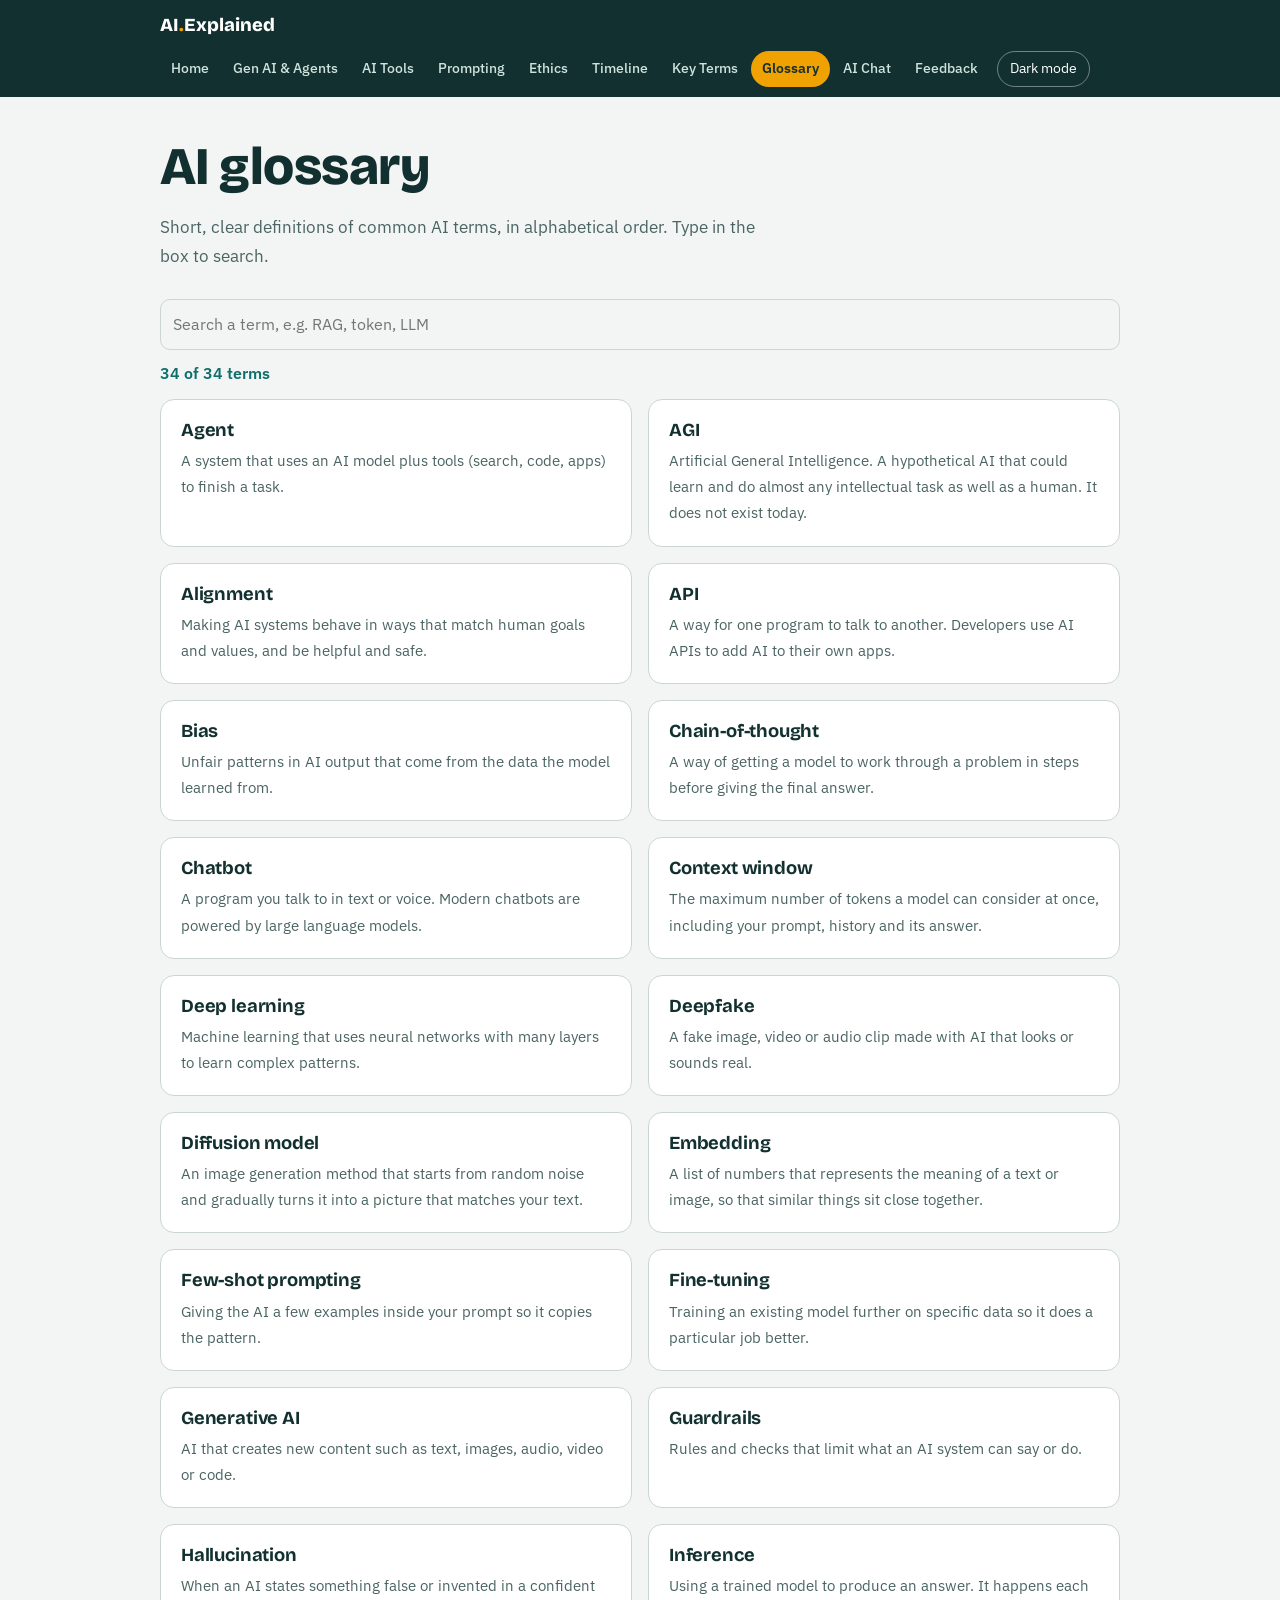
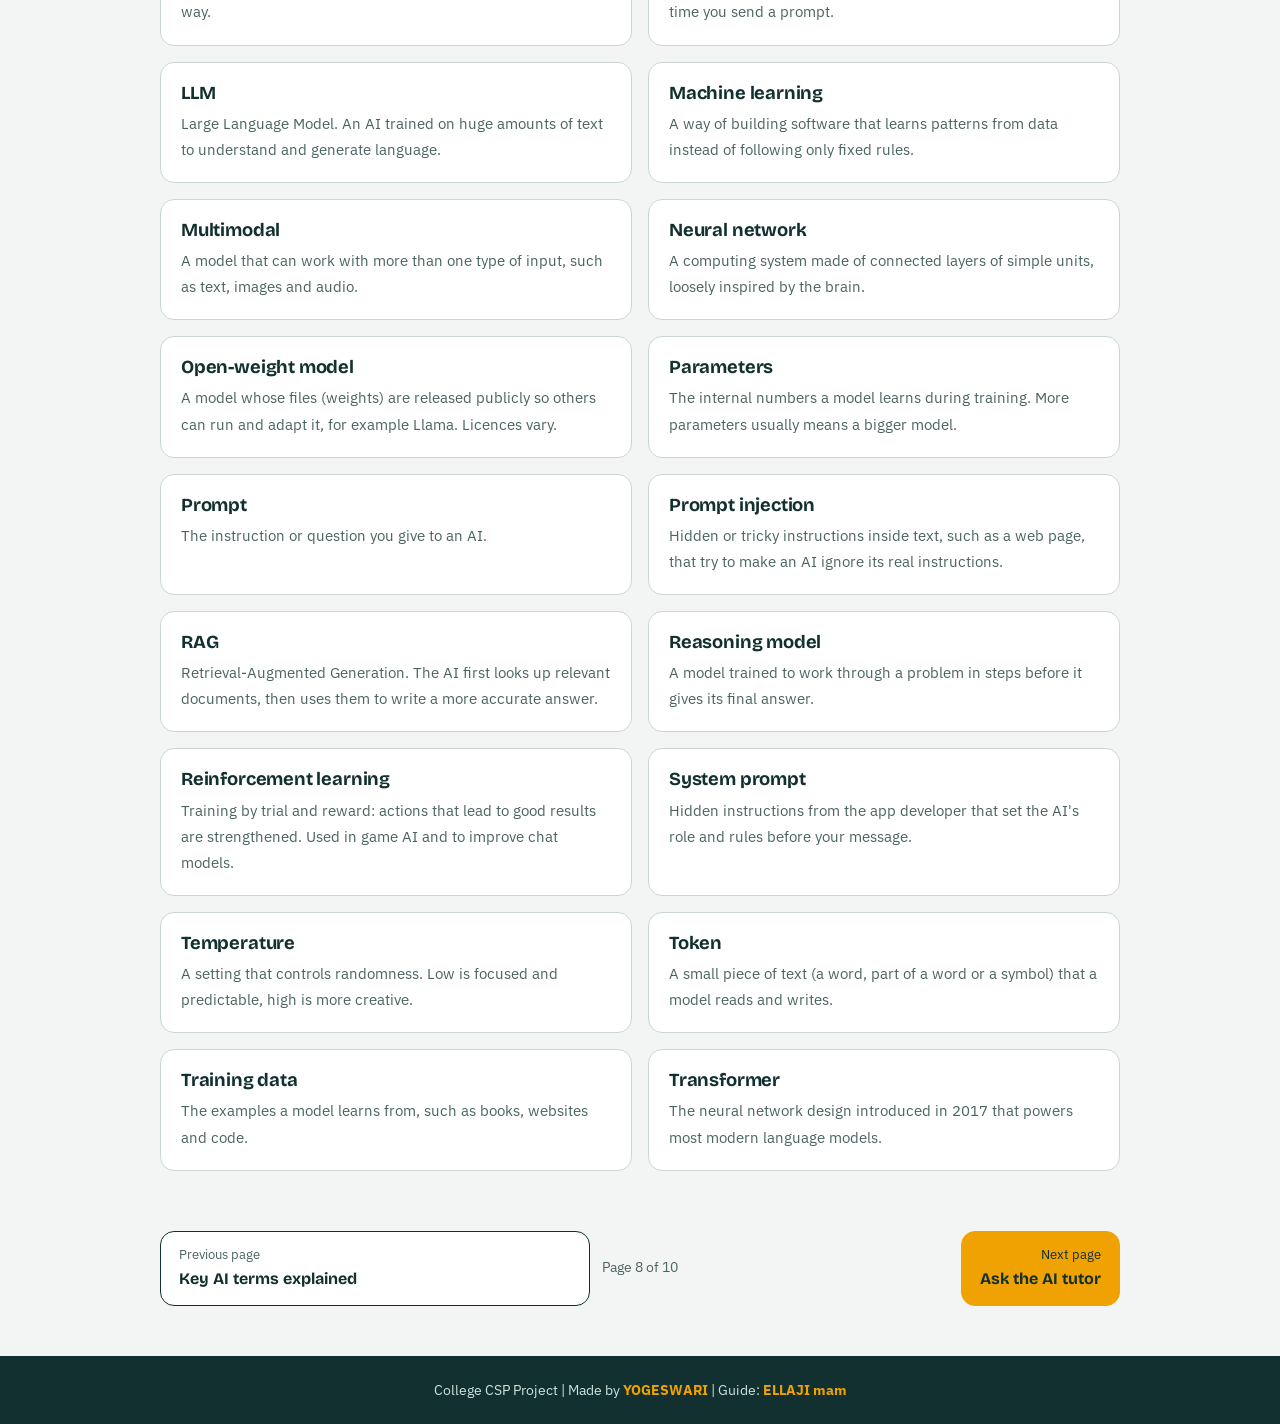
<file: glossary.html>
<!DOCTYPE html>
<html lang="en">
<head>
<meta charset="UTF-8">
<meta name="viewport" content="width=device-width, initial-scale=1">
<title>AI glossary | AI Explained</title>
<link rel="preconnect" href="https://fonts.googleapis.com">
<link href="https://fonts.googleapis.com/css2?family=Bricolage+Grotesque:wght@500;700;800&family=IBM+Plex+Sans:wght@400;500;600&display=swap" rel="stylesheet">
<link rel="stylesheet" href="style.css">
</head>
<body data-page="glossary">
<header id="site-header"></header>

<main>
  <div class="hero one">
    <div>
      <h1>AI glossary</h1>
      <p>Short, clear definitions of common AI terms, in alphabetical order. Type in the box to search.</p>
    </div>
  </div>
  <input type="search" id="gq" placeholder="Search a term, e.g. RAG, token, LLM" aria-label="Search glossary">
  <p class="count" id="gCount" style="margin-top:10px"></p>
  <div class="grid g2" id="gList" style="margin-top:12px"></div>
</main>

<div id="pager"></div>
<footer id="site-footer"></footer>

<script src="common.js"></script>
<script>
const glossary=[
  ['Agent','A system that uses an AI model plus tools (search, code, apps) to finish a task.'],
  ['AGI','Artificial General Intelligence. A hypothetical AI that could learn and do almost any intellectual task as well as a human. It does not exist today.'],
  ['Alignment','Making AI systems behave in ways that match human goals and values, and be helpful and safe.'],
  ['API','A way for one program to talk to another. Developers use AI APIs to add AI to their own apps.'],
  ['Bias','Unfair patterns in AI output that come from the data the model learned from.'],
  ['Chain-of-thought','A way of getting a model to work through a problem in steps before giving the final answer.'],
  ['Chatbot','A program you talk to in text or voice. Modern chatbots are powered by large language models.'],
  ['Context window','The maximum number of tokens a model can consider at once, including your prompt, history and its answer.'],
  ['Deep learning','Machine learning that uses neural networks with many layers to learn complex patterns.'],
  ['Deepfake','A fake image, video or audio clip made with AI that looks or sounds real.'],
  ['Diffusion model','An image generation method that starts from random noise and gradually turns it into a picture that matches your text.'],
  ['Embedding','A list of numbers that represents the meaning of a text or image, so that similar things sit close together.'],
  ['Few-shot prompting','Giving the AI a few examples inside your prompt so it copies the pattern.'],
  ['Fine-tuning','Training an existing model further on specific data so it does a particular job better.'],
  ['Generative AI','AI that creates new content such as text, images, audio, video or code.'],
  ['Guardrails','Rules and checks that limit what an AI system can say or do.'],
  ['Hallucination','When an AI states something false or invented in a confident way.'],
  ['Inference','Using a trained model to produce an answer. It happens each time you send a prompt.'],
  ['LLM','Large Language Model. An AI trained on huge amounts of text to understand and generate language.'],
  ['Machine learning','A way of building software that learns patterns from data instead of following only fixed rules.'],
  ['Multimodal','A model that can work with more than one type of input, such as text, images and audio.'],
  ['Neural network','A computing system made of connected layers of simple units, loosely inspired by the brain.'],
  ['Open-weight model','A model whose files (weights) are released publicly so others can run and adapt it, for example Llama. Licences vary.'],
  ['Parameters','The internal numbers a model learns during training. More parameters usually means a bigger model.'],
  ['Prompt','The instruction or question you give to an AI.'],
  ['Prompt injection','Hidden or tricky instructions inside text, such as a web page, that try to make an AI ignore its real instructions.'],
  ['RAG','Retrieval-Augmented Generation. The AI first looks up relevant documents, then uses them to write a more accurate answer.'],
  ['Reasoning model','A model trained to work through a problem in steps before it gives its final answer.'],
  ['Reinforcement learning','Training by trial and reward: actions that lead to good results are strengthened. Used in game AI and to improve chat models.'],
  ['System prompt','Hidden instructions from the app developer that set the AI\'s role and rules before your message.'],
  ['Temperature','A setting that controls randomness. Low is focused and predictable, high is more creative.'],
  ['Token','A small piece of text (a word, part of a word or a symbol) that a model reads and writes.'],
  ['Training data','The examples a model learns from, such as books, websites and code.'],
  ['Transformer','The neural network design introduced in 2017 that powers most modern language models.']
].sort((a,b)=>a[0].localeCompare(b[0]));

function renderGlossary(){
  const q=$('#gq').value.trim().toLowerCase();
  const list=glossary.filter(g=>!q||(g[0]+' '+g[1]).toLowerCase().includes(q));
  $('#gCount').textContent=list.length+' of '+glossary.length+' terms';
  const box=$('#gList');box.innerHTML='';
  if(!list.length){
    const e=document.createElement('div');e.className='empty';e.textContent='No term found. Try another word.';
    box.appendChild(e);return;
  }
  list.forEach(([t,d])=>{
    const c=document.createElement('div');c.className='card term';
    c.innerHTML='<h3></h3><p></p>';
    c.querySelector('h3').textContent=t;
    c.querySelector('p').textContent=d;
    box.appendChild(c);
  });
}
$('#gq').addEventListener('input',renderGlossary);
renderGlossary();
</script>
</body>
</html>
</file>
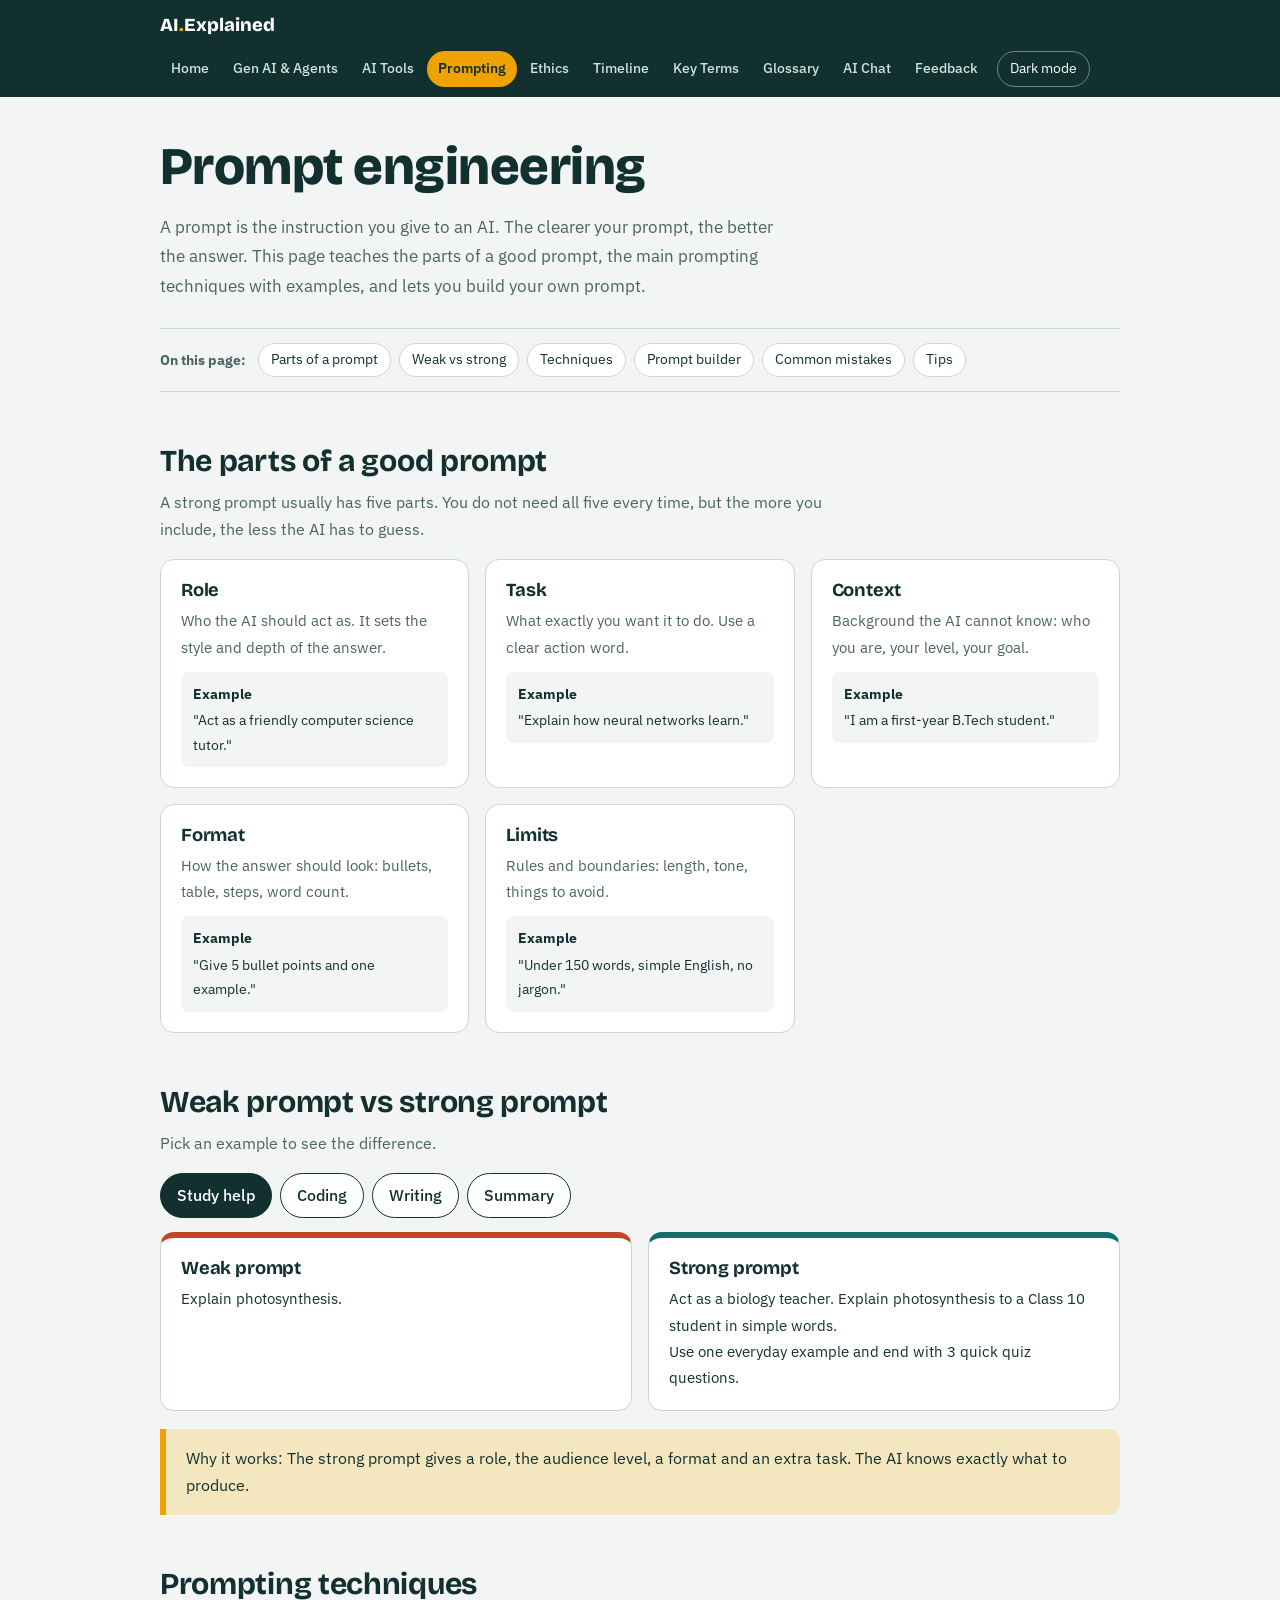
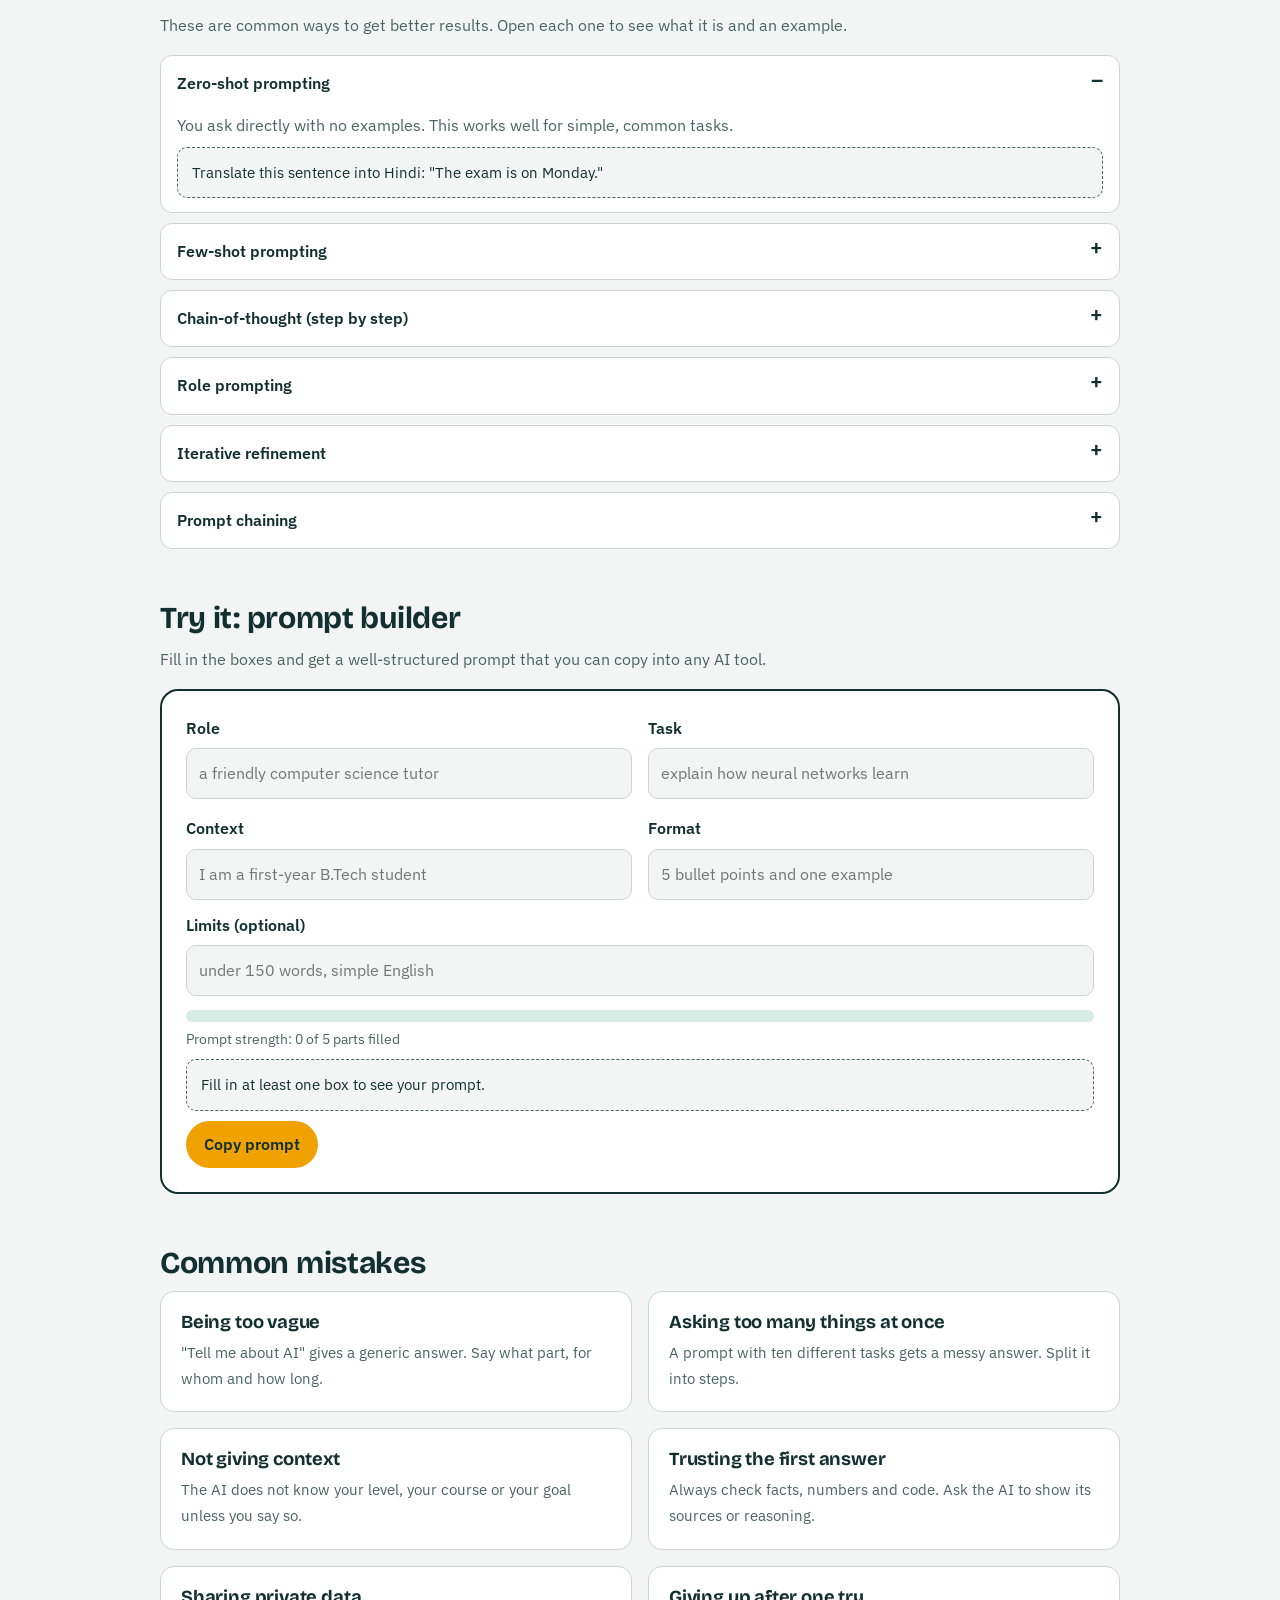
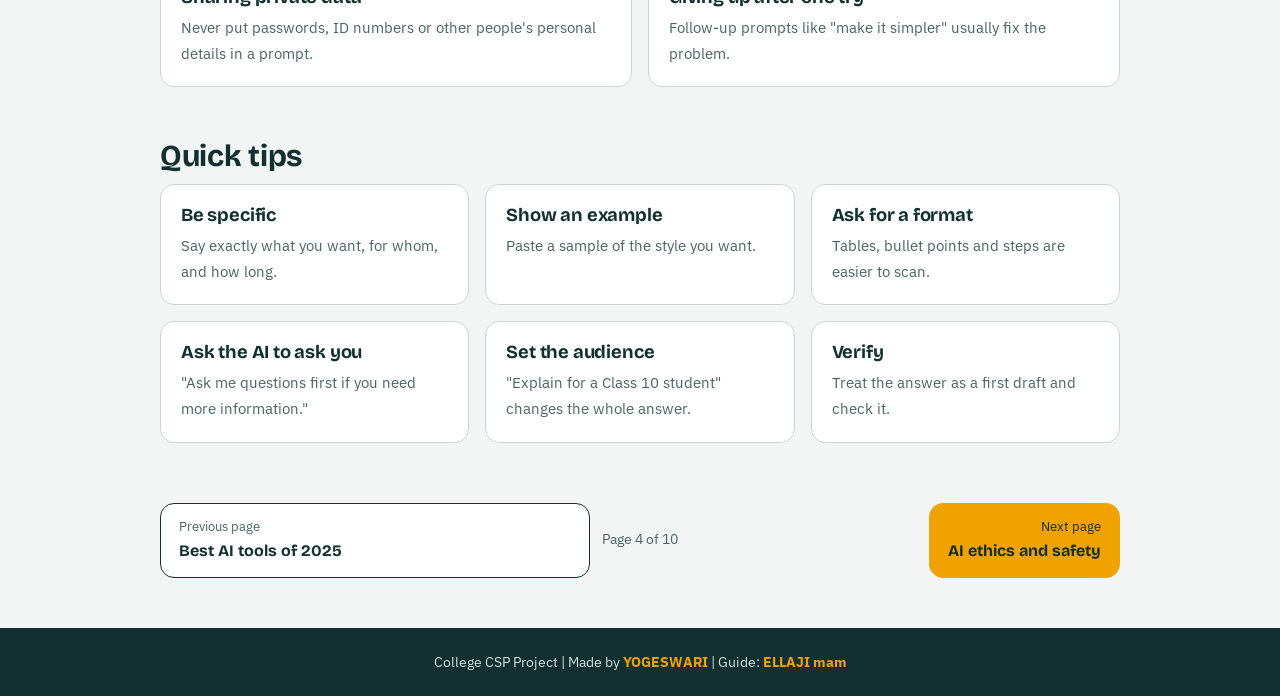
<file: prompts.html>
<!DOCTYPE html>
<html lang="en">
<head>
<meta charset="UTF-8">
<meta name="viewport" content="width=device-width, initial-scale=1">
<title>Prompt engineering | AI Explained</title>
<link rel="preconnect" href="https://fonts.googleapis.com">
<link href="https://fonts.googleapis.com/css2?family=Bricolage+Grotesque:wght@500;700;800&family=IBM+Plex+Sans:wght@400;500;600&display=swap" rel="stylesheet">
<link rel="stylesheet" href="style.css">
</head>
<body data-page="prompts">
<header id="site-header"></header>

<main>
  <div class="hero one">
    <div>
      <h1>Prompt engineering</h1>
      <p>A prompt is the instruction you give to an AI. The clearer your prompt, the better the answer. This page teaches the parts of a good prompt, the main prompting techniques with examples, and lets you build your own prompt.</p>
    </div>
  </div>

  <div class="toc"><b>On this page:</b>
    <a href="#anatomy">Parts of a prompt</a>
    <a href="#compare">Weak vs strong</a>
    <a href="#techniques">Techniques</a>
    <a href="#builder">Prompt builder</a>
    <a href="#mistakes">Common mistakes</a>
    <a href="#tips">Tips</a>
  </div>

  <section class="block" id="anatomy">
    <h2>The parts of a good prompt</h2>
    <p class="lead">A strong prompt usually has five parts. You do not need all five every time, but the more you include, the less the AI has to guess.</p>
    <div class="grid g3">
      <div class="card"><h3>Role</h3><p>Who the AI should act as. It sets the style and depth of the answer.</p><div class="ex"><b>Example</b>"Act as a friendly computer science tutor."</div></div>
      <div class="card"><h3>Task</h3><p>What exactly you want it to do. Use a clear action word.</p><div class="ex"><b>Example</b>"Explain how neural networks learn."</div></div>
      <div class="card"><h3>Context</h3><p>Background the AI cannot know: who you are, your level, your goal.</p><div class="ex"><b>Example</b>"I am a first-year B.Tech student."</div></div>
      <div class="card"><h3>Format</h3><p>How the answer should look: bullets, table, steps, word count.</p><div class="ex"><b>Example</b>"Give 5 bullet points and one example."</div></div>
      <div class="card"><h3>Limits</h3><p>Rules and boundaries: length, tone, things to avoid.</p><div class="ex"><b>Example</b>"Under 150 words, simple English, no jargon."</div></div>
    </div>
  </section>

  <section class="block" id="compare">
    <h2>Weak prompt vs strong prompt</h2>
    <p class="lead">Pick an example to see the difference.</p>
    <div class="filters" id="exTabs"></div>
    <div class="grid g2">
      <div class="card badbox"><h3>Weak prompt</h3><p id="exBad"></p></div>
      <div class="card goodbox"><h3>Strong prompt</h3><p id="exGood"></p></div>
    </div>
    <div class="callout" id="exWhy"></div>
  </section>

  <section class="block" id="techniques">
    <h2>Prompting techniques</h2>
    <p class="lead">These are common ways to get better results. Open each one to see what it is and an example.</p>
    <details open>
      <summary>Zero-shot prompting</summary>
      <div>You ask directly with no examples. This works well for simple, common tasks.
        <div class="pbox">Translate this sentence into Hindi: "The exam is on Monday."</div>
      </div>
    </details>
    <details>
      <summary>Few-shot prompting</summary>
      <div>You show one or more examples of the input and output you want, so the AI copies the pattern. Very useful for a special format or style.
        <div class="pbox">Turn each sentence into a short headline.
Sentence: The college will open a new library next month.
Headline: New Library Opens Next Month
Sentence: Students can now submit assignments online.
Headline:</div>
      </div>
    </details>
    <details>
      <summary>Chain-of-thought (step by step)</summary>
      <div>You ask the AI to work through the problem in steps before giving the final answer. This helps with maths, logic and planning, and lets you check the reasoning. Some newer models do this internally, but asking for steps is still useful when you want to verify the answer.
        <div class="pbox">A train travels 180 km in 3 hours. How long will it take to travel 300 km at the same speed? Solve step by step, then give the final answer on its own line.</div>
      </div>
    </details>
    <details>
      <summary>Role prompting</summary>
      <div>You give the AI a role so it answers with the right vocabulary and viewpoint.
        <div class="pbox">Act as an interviewer for a junior web developer job. Ask me one question at a time and give feedback after each answer.</div>
      </div>
    </details>
    <details>
      <summary>Iterative refinement</summary>
      <div>Your first prompt is a draft. Follow up to improve the result instead of starting over.
        <div class="pbox">Make it shorter.
Now add a real-life example.
Rewrite it for a Class 8 student.</div>
      </div>
    </details>
    <details>
      <summary>Prompt chaining</summary>
      <div>You split a big job into smaller prompts, using each answer as the input for the next.
        <div class="pbox">Prompt 1: List 5 project ideas about AI for students.
Prompt 2: Pick idea 3 and create a project outline.
Prompt 3: Write a one-page introduction from the outline.</div>
      </div>
    </details>
  </section>

  <section class="block" id="builder">
    <h2>Try it: prompt builder</h2>
    <p class="lead">Fill in the boxes and get a well-structured prompt that you can copy into any AI tool.</p>
    <div class="lab">
      <div class="grid g2">
        <div><label for="pbRole">Role</label><input type="text" id="pbRole" placeholder="a friendly computer science tutor"></div>
        <div><label for="pbTask">Task</label><input type="text" id="pbTask" placeholder="explain how neural networks learn"></div>
        <div><label for="pbCtx">Context</label><input type="text" id="pbCtx" placeholder="I am a first-year B.Tech student"></div>
        <div><label for="pbFmt">Format</label><input type="text" id="pbFmt" placeholder="5 bullet points and one example"></div>
      </div>
      <label for="pbCon" style="margin-top:12px">Limits (optional)</label>
      <input type="text" id="pbCon" placeholder="under 150 words, simple English">
      <div class="meter" style="margin-top:14px"><div class="meterfill" id="pbMeter"></div></div>
      <p id="pbScore" class="note" style="margin-top:6px"></p>
      <div class="pbox" id="pbOut">Fill in at least one box to see your prompt.</div>
      <div style="margin-top:10px"><button class="btn" type="button" id="pbCopy">Copy prompt</button> <span id="pbMsg" class="note"></span></div>
    </div>
  </section>

  <section class="block" id="mistakes">
    <h2>Common mistakes</h2>
    <div class="grid g2">
      <div class="card"><h3>Being too vague</h3><p>"Tell me about AI" gives a generic answer. Say what part, for whom and how long.</p></div>
      <div class="card"><h3>Asking too many things at once</h3><p>A prompt with ten different tasks gets a messy answer. Split it into steps.</p></div>
      <div class="card"><h3>Not giving context</h3><p>The AI does not know your level, your course or your goal unless you say so.</p></div>
      <div class="card"><h3>Trusting the first answer</h3><p>Always check facts, numbers and code. Ask the AI to show its sources or reasoning.</p></div>
      <div class="card"><h3>Sharing private data</h3><p>Never put passwords, ID numbers or other people's personal details in a prompt.</p></div>
      <div class="card"><h3>Giving up after one try</h3><p>Follow-up prompts like "make it simpler" usually fix the problem.</p></div>
    </div>
  </section>

  <section class="block" id="tips">
    <h2>Quick tips</h2>
    <div class="grid g3">
      <div class="card"><h3>Be specific</h3><p>Say exactly what you want, for whom, and how long.</p></div>
      <div class="card"><h3>Show an example</h3><p>Paste a sample of the style you want.</p></div>
      <div class="card"><h3>Ask for a format</h3><p>Tables, bullet points and steps are easier to scan.</p></div>
      <div class="card"><h3>Ask the AI to ask you</h3><p>"Ask me questions first if you need more information."</p></div>
      <div class="card"><h3>Set the audience</h3><p>"Explain for a Class 10 student" changes the whole answer.</p></div>
      <div class="card"><h3>Verify</h3><p>Treat the answer as a first draft and check it.</p></div>
    </div>
  </section>
</main>

<div id="pager"></div>
<footer id="site-footer"></footer>

<script src="common.js"></script>
<script>
const examples=[
  ['Study help','Explain photosynthesis.',
   'Act as a biology teacher. Explain photosynthesis to a Class 10 student in simple words.\nUse one everyday example and end with 3 quick quiz questions.',
   'The strong prompt gives a role, the audience level, a format and an extra task. The AI knows exactly what to produce.'],
  ['Coding','Write code for a login page.',
   'Write a login page using HTML, CSS and JavaScript.\nInclude email and password fields, basic validation, and comments explaining each part.\nKeep it under 80 lines.',
   'The strong prompt names the languages, features and length. Vague prompts get random results.'],
  ['Writing','Write an email to my professor.',
   'Write a polite email to my professor asking for a 2-day extension on my CSP project because I was ill.\nKeep it under 100 words and use a respectful tone.',
   'The strong prompt includes purpose, reason, length and tone, so the email is nearly ready to send.'],
  ['Summary','Summarize this.',
   'Summarize the text below in 5 bullet points for a college student.\nHighlight any dates and numbers.\n\n[paste text here]',
   'The strong prompt tells the AI who the summary is for, how long it should be and what to focus on.']
];
let exI=0;
examples.forEach((e,i)=>{
  const b=document.createElement('button');
  b.type='button';b.textContent=e[0];
  b.addEventListener('click',()=>{exI=i;renderEx();});
  $('#exTabs').appendChild(b);
});
function renderEx(){
  $$('#exTabs button').forEach((b,i)=>b.classList.toggle('on',i===exI));
  $('#exBad').textContent=examples[exI][1];
  $('#exGood').textContent=examples[exI][2];
  $('#exWhy').textContent='Why it works: '+examples[exI][3];
}
renderEx();

const pbIds=['pbRole','pbTask','pbCtx','pbFmt','pbCon'];
function buildPrompt(){
  const v=id=>$('#'+id).value.trim();
  const lines=[];
  if(v('pbRole'))lines.push('Act as '+v('pbRole')+'.');
  if(v('pbTask'))lines.push('Task: '+v('pbTask')+'.');
  if(v('pbCtx'))lines.push('Context: '+v('pbCtx')+'.');
  if(v('pbFmt'))lines.push('Format: '+v('pbFmt')+'.');
  if(v('pbCon'))lines.push('Limits: '+v('pbCon')+'.');
  const n=lines.length;
  $('#pbOut').textContent=n?lines.join('\n'):'Fill in at least one box to see your prompt.';
  $('#pbMeter').style.width=(n/5*100)+'%';
  $('#pbScore').textContent='Prompt strength: '+n+' of 5 parts filled'+(n===5?'. Great prompt!':'');
}
pbIds.forEach(id=>$('#'+id).addEventListener('input',buildPrompt));
buildPrompt();
$('#pbCopy').addEventListener('click',async()=>{
  const text=$('#pbOut').textContent;
  try{await navigator.clipboard.writeText(text);$('#pbMsg').textContent='Copied.';}
  catch(e){
    const r=document.createRange();r.selectNodeContents($('#pbOut'));
    const s=getSelection();s.removeAllRanges();s.addRange(r);
    $('#pbMsg').textContent='Text selected. Press Ctrl+C to copy.';
  }
});
</script>
</body>
</html>
</file>
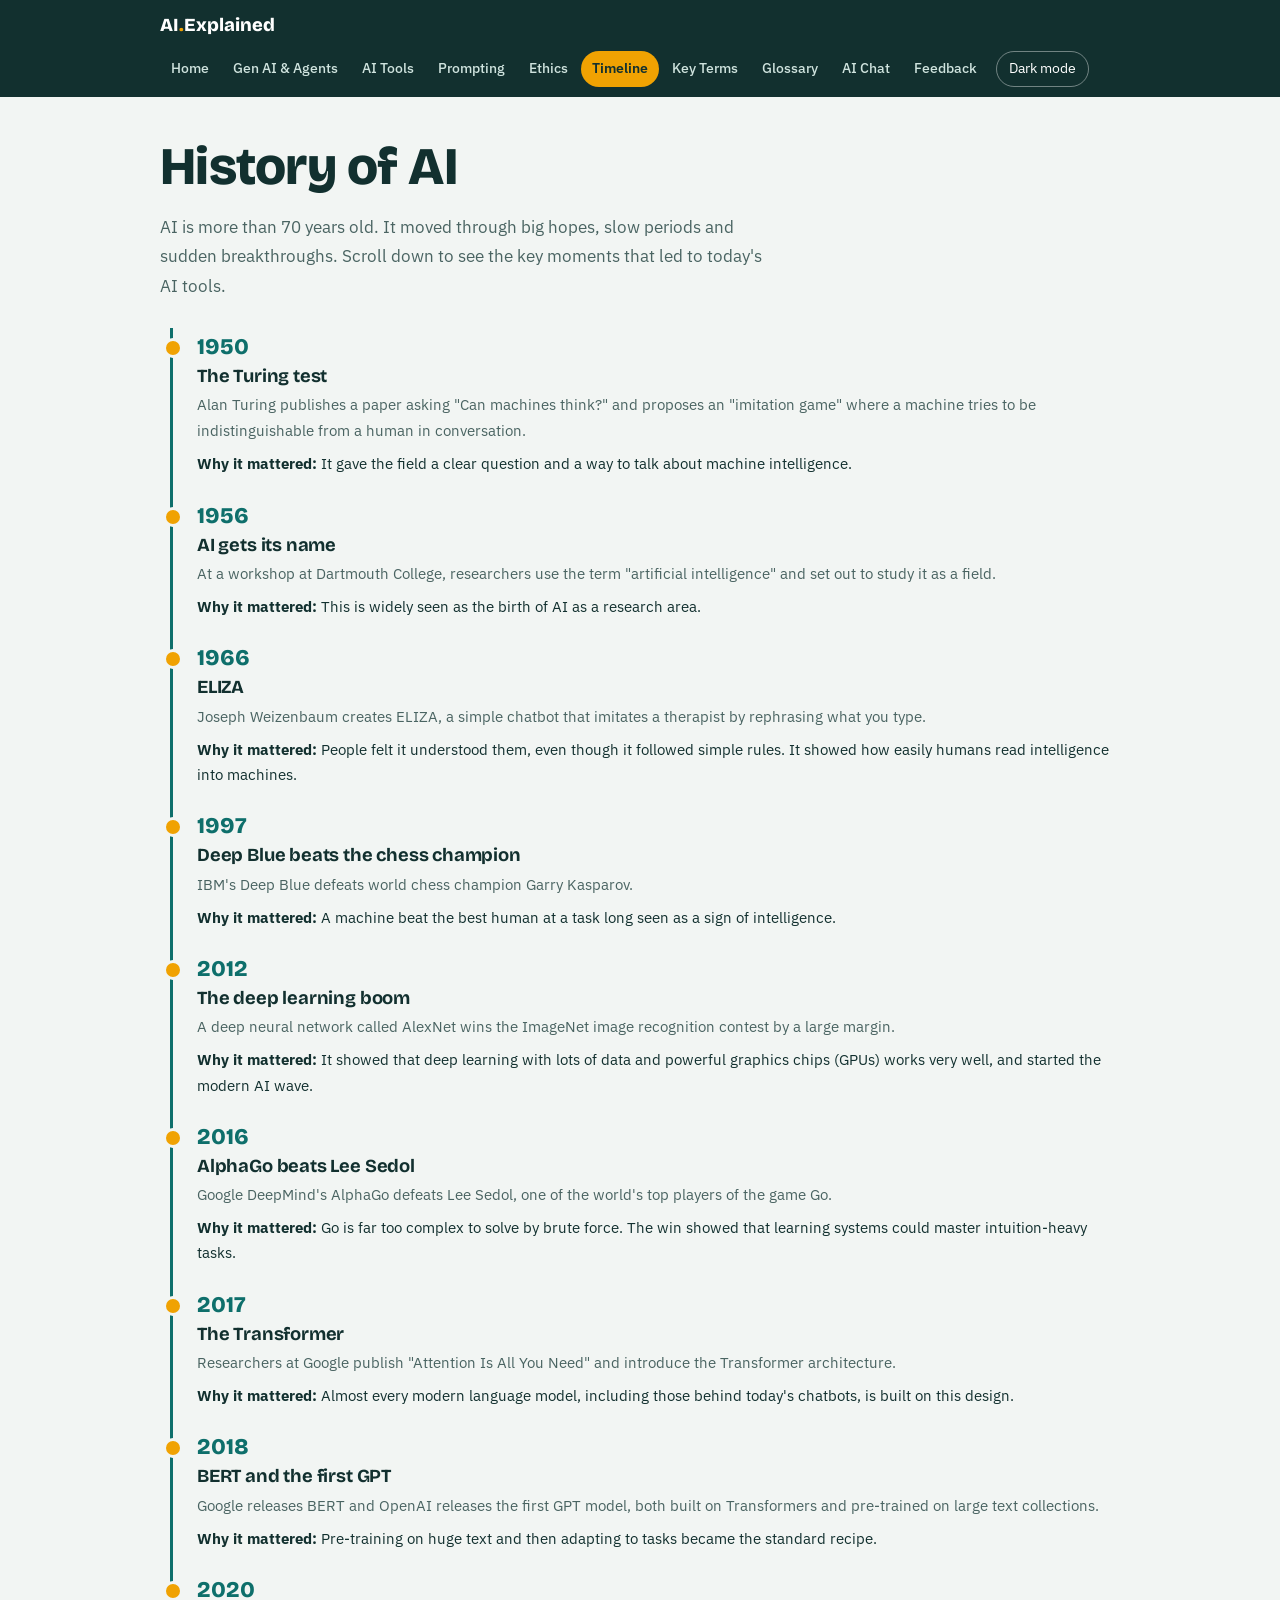
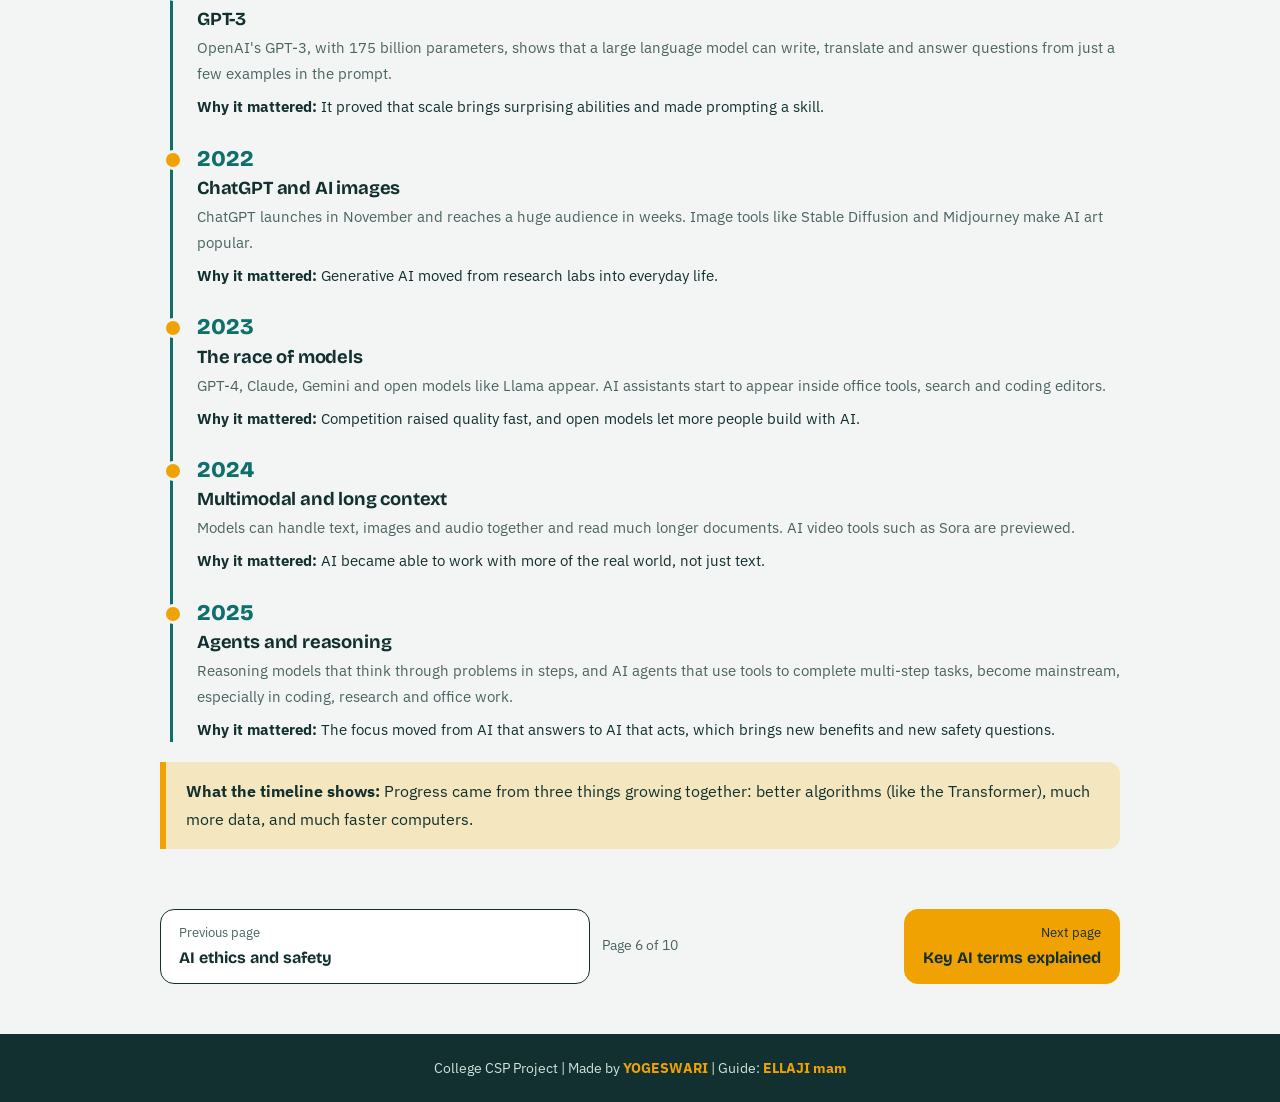
<file: timeline.html>
<!DOCTYPE html>
<html lang="en">
<head>
<meta charset="UTF-8">
<meta name="viewport" content="width=device-width, initial-scale=1">
<title>History of AI | AI Explained</title>
<link rel="preconnect" href="https://fonts.googleapis.com">
<link href="https://fonts.googleapis.com/css2?family=Bricolage+Grotesque:wght@500;700;800&family=IBM+Plex+Sans:wght@400;500;600&display=swap" rel="stylesheet">
<link rel="stylesheet" href="style.css">
</head>
<body data-page="timeline">
<header id="site-header"></header>

<main>
  <div class="hero one">
    <div>
      <h1>History of AI</h1>
      <p>AI is more than 70 years old. It moved through big hopes, slow periods and sudden breakthroughs. Scroll down to see the key moments that led to today's AI tools.</p>
    </div>
  </div>

  <section class="block" style="margin-top:20px">
    <div class="tl" id="tl"></div>
    <div class="callout"><b>What the timeline shows:</b> Progress came from three things growing together: better algorithms (like the Transformer), much more data, and much faster computers.</div>
  </section>
</main>

<div id="pager"></div>
<footer id="site-footer"></footer>

<script src="common.js"></script>
<script>
/* [year, title, what happened, why it mattered] */
const timeline=[
  ['1950','The Turing test','Alan Turing publishes a paper asking "Can machines think?" and proposes an "imitation game" where a machine tries to be indistinguishable from a human in conversation.','It gave the field a clear question and a way to talk about machine intelligence.'],
  ['1956','AI gets its name','At a workshop at Dartmouth College, researchers use the term "artificial intelligence" and set out to study it as a field.','This is widely seen as the birth of AI as a research area.'],
  ['1966','ELIZA','Joseph Weizenbaum creates ELIZA, a simple chatbot that imitates a therapist by rephrasing what you type.','People felt it understood them, even though it followed simple rules. It showed how easily humans read intelligence into machines.'],
  ['1997','Deep Blue beats the chess champion','IBM\'s Deep Blue defeats world chess champion Garry Kasparov.','A machine beat the best human at a task long seen as a sign of intelligence.'],
  ['2012','The deep learning boom','A deep neural network called AlexNet wins the ImageNet image recognition contest by a large margin.','It showed that deep learning with lots of data and powerful graphics chips (GPUs) works very well, and started the modern AI wave.'],
  ['2016','AlphaGo beats Lee Sedol','Google DeepMind\'s AlphaGo defeats Lee Sedol, one of the world\'s top players of the game Go.','Go is far too complex to solve by brute force. The win showed that learning systems could master intuition-heavy tasks.'],
  ['2017','The Transformer','Researchers at Google publish "Attention Is All You Need" and introduce the Transformer architecture.','Almost every modern language model, including those behind today\'s chatbots, is built on this design.'],
  ['2018','BERT and the first GPT','Google releases BERT and OpenAI releases the first GPT model, both built on Transformers and pre-trained on large text collections.','Pre-training on huge text and then adapting to tasks became the standard recipe.'],
  ['2020','GPT-3','OpenAI\'s GPT-3, with 175 billion parameters, shows that a large language model can write, translate and answer questions from just a few examples in the prompt.','It proved that scale brings surprising abilities and made prompting a skill.'],
  ['2022','ChatGPT and AI images','ChatGPT launches in November and reaches a huge audience in weeks. Image tools like Stable Diffusion and Midjourney make AI art popular.','Generative AI moved from research labs into everyday life.'],
  ['2023','The race of models','GPT-4, Claude, Gemini and open models like Llama appear. AI assistants start to appear inside office tools, search and coding editors.','Competition raised quality fast, and open models let more people build with AI.'],
  ['2024','Multimodal and long context','Models can handle text, images and audio together and read much longer documents. AI video tools such as Sora are previewed.','AI became able to work with more of the real world, not just text.'],
  ['2025','Agents and reasoning','Reasoning models that think through problems in steps, and AI agents that use tools to complete multi-step tasks, become mainstream, especially in coding, research and office work.','The focus moved from AI that answers to AI that acts, which brings new benefits and new safety questions.']
];
const tl=$('#tl');
timeline.forEach(([y,t,what,why])=>{
  const d=document.createElement('div');d.className='tl-item';
  d.innerHTML='<div class="tl-year"></div><h3></h3><p></p><p class="why"><b>Why it mattered: </b><span></span></p>';
  d.querySelector('.tl-year').textContent=y;
  d.querySelector('h3').textContent=t;
  d.querySelector('p').textContent=what;
  d.querySelector('.why span').textContent=why;
  tl.appendChild(d);
});
</script>
</body>
</html>
</file>
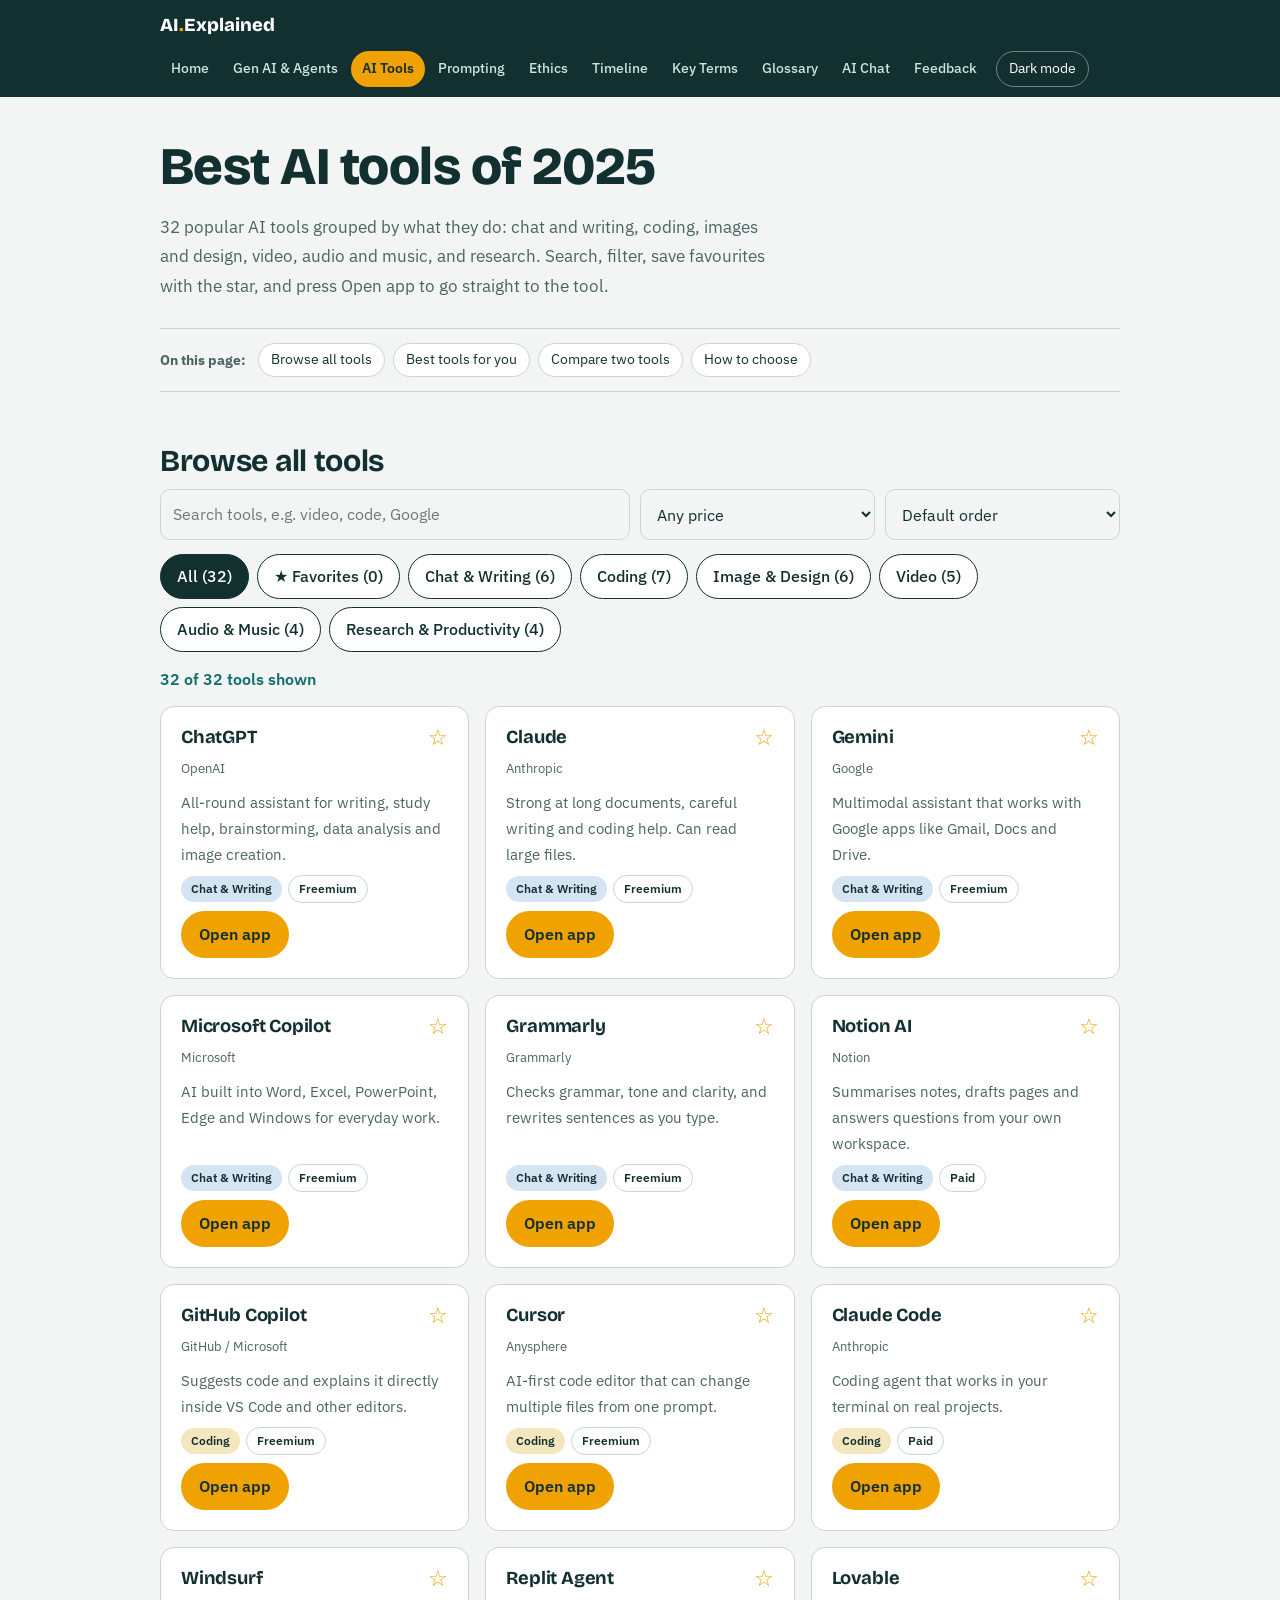
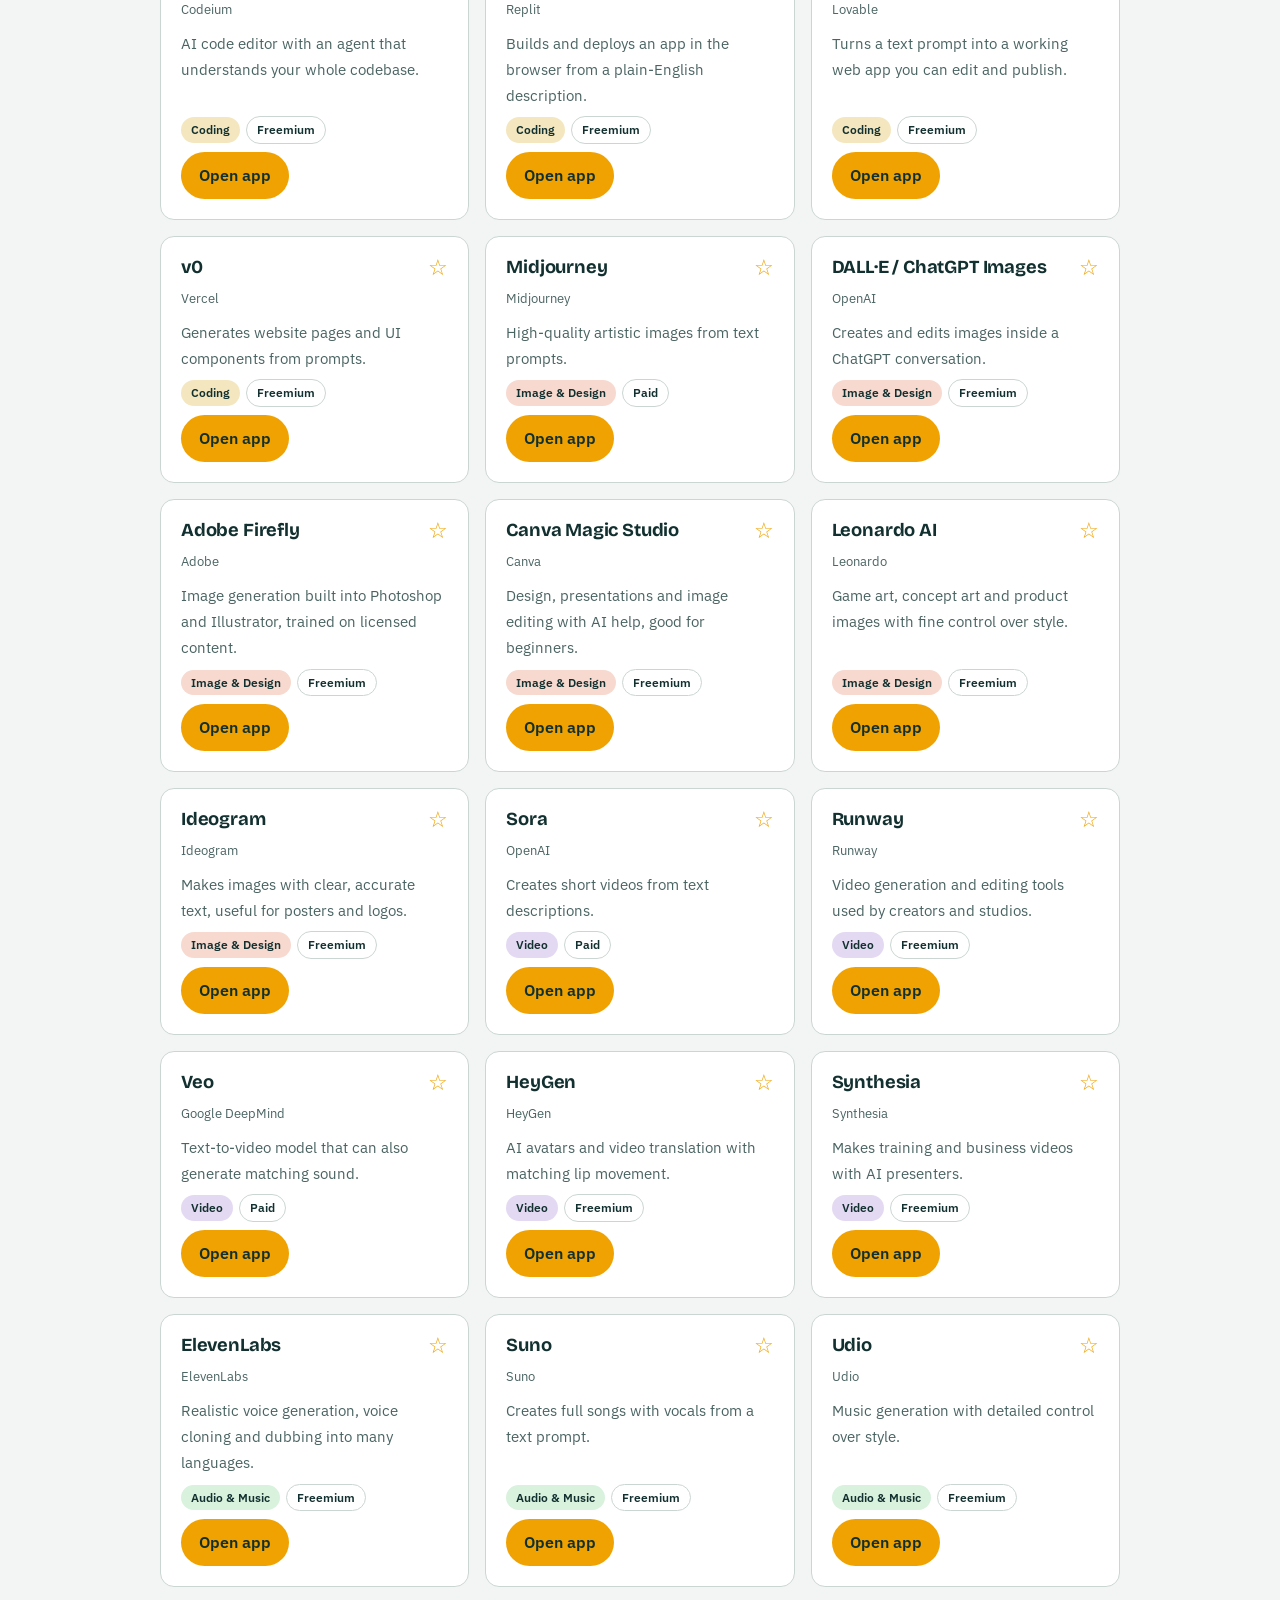
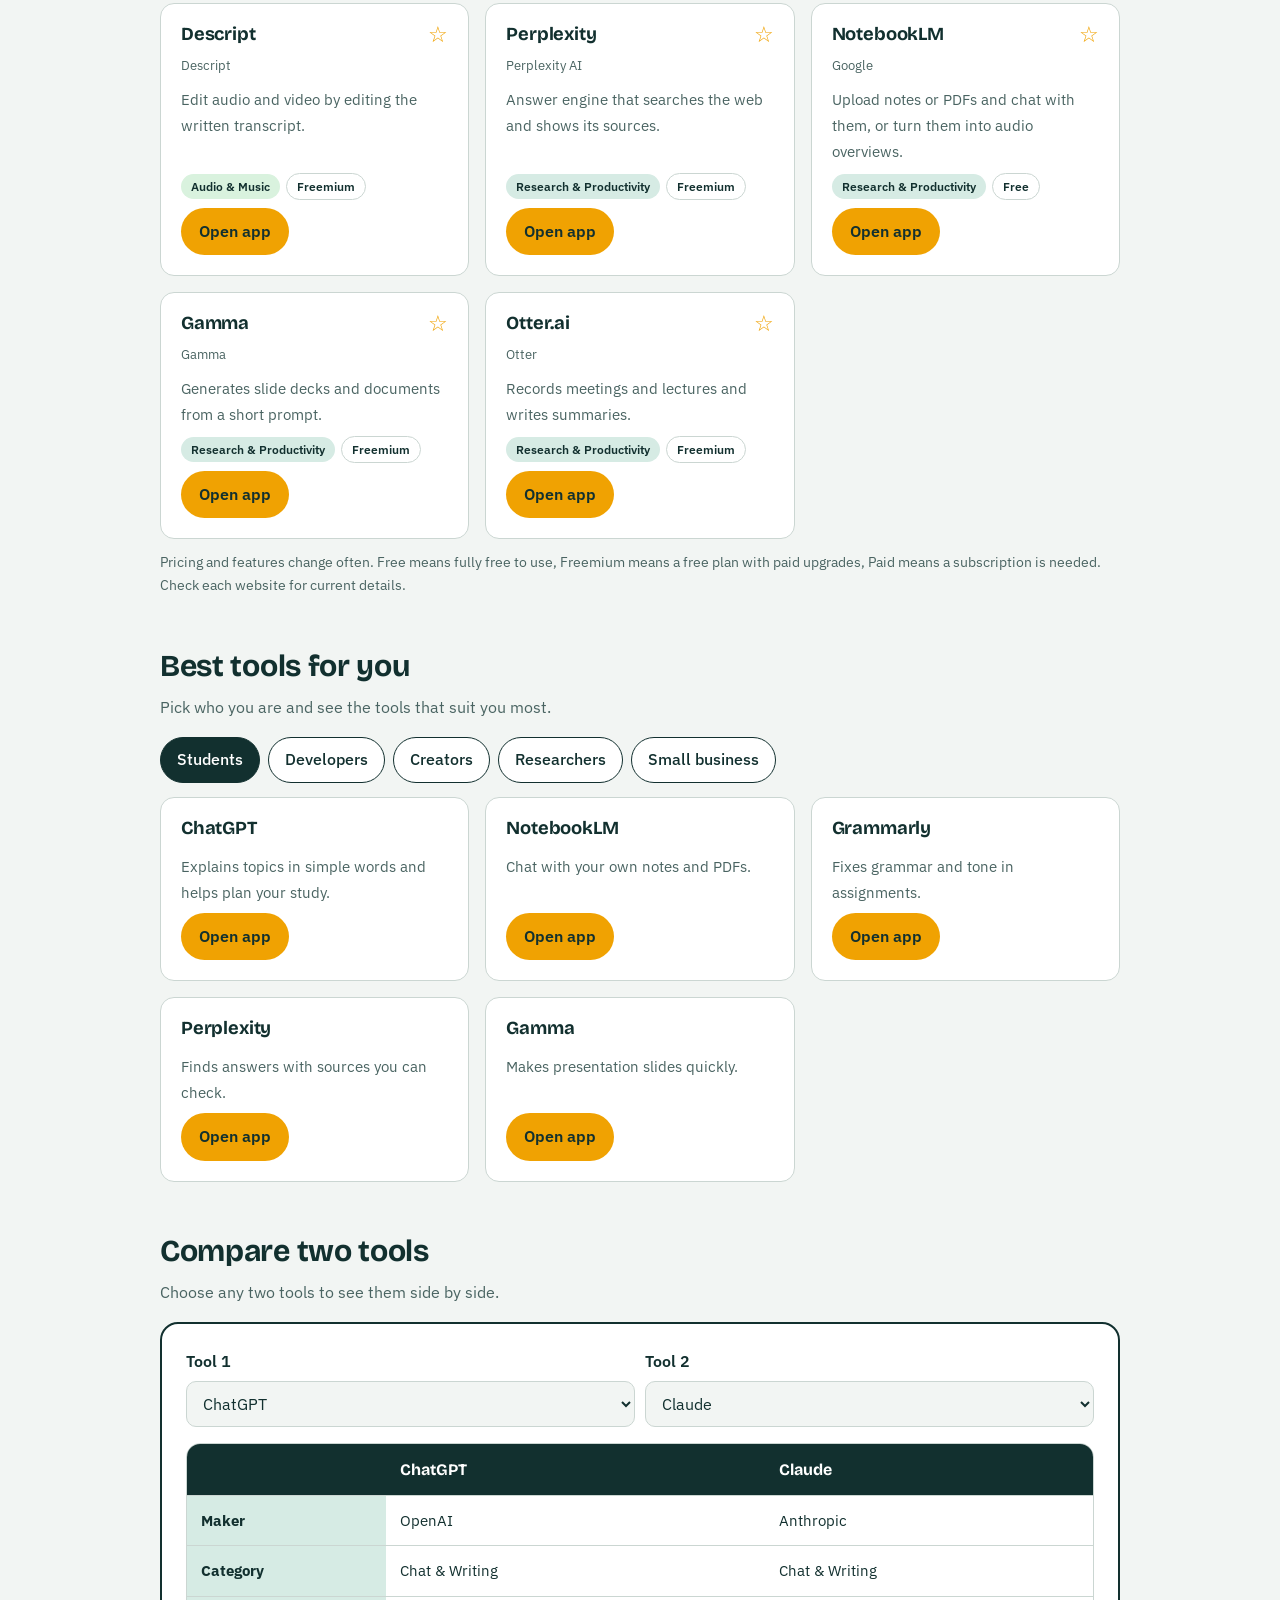
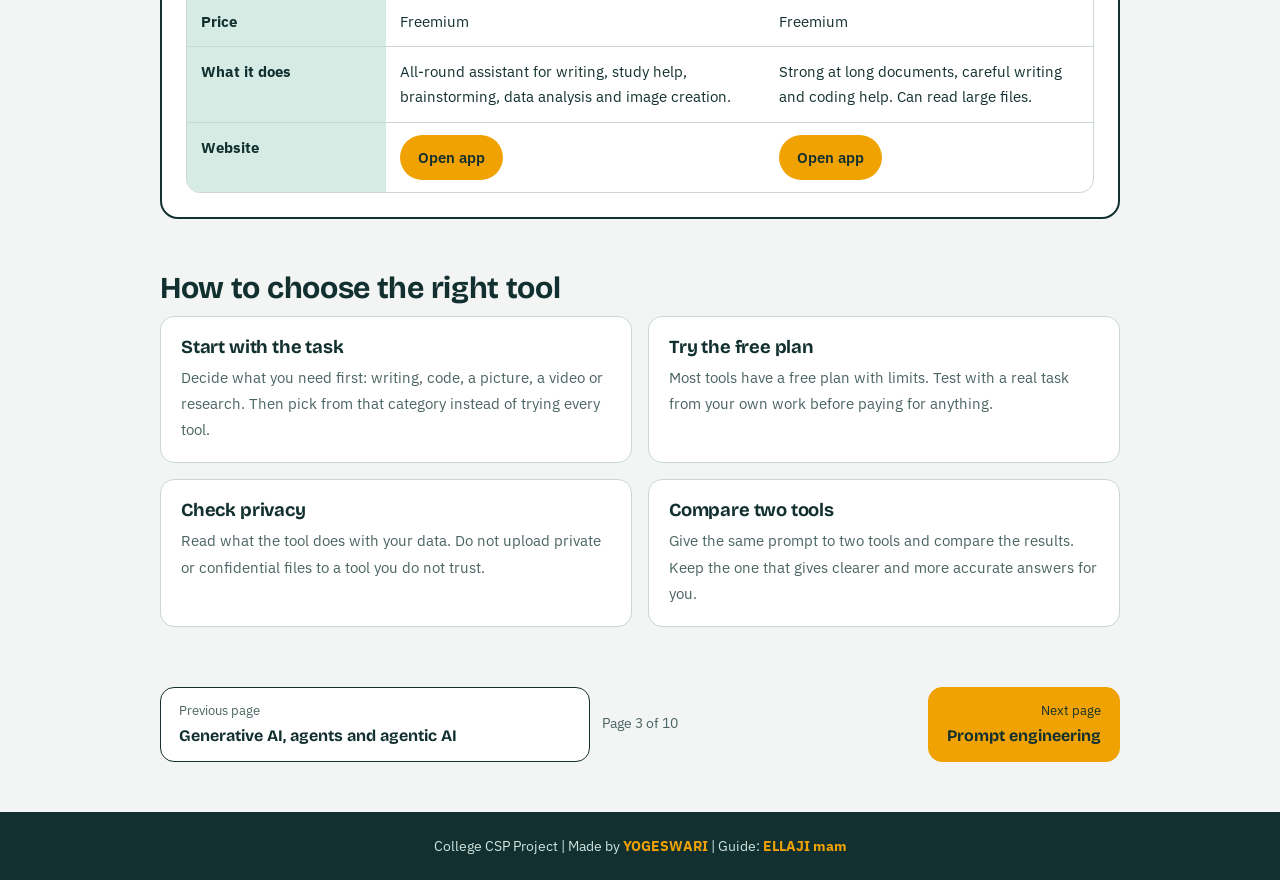
<file: tools.html>
<!DOCTYPE html>
<html lang="en">
<head>
<meta charset="UTF-8">
<meta name="viewport" content="width=device-width, initial-scale=1">
<title>Best AI tools of 2025 | AI Explained</title>
<link rel="preconnect" href="https://fonts.googleapis.com">
<link href="https://fonts.googleapis.com/css2?family=Bricolage+Grotesque:wght@500;700;800&family=IBM+Plex+Sans:wght@400;500;600&display=swap" rel="stylesheet">
<link rel="stylesheet" href="style.css">
</head>
<body data-page="tools">
<header id="site-header"></header>

<main>
  <div class="hero one">
    <div>
      <h1>Best AI tools of 2025</h1>
      <p>32 popular AI tools grouped by what they do: chat and writing, coding, images and design, video, audio and music, and research. Search, filter, save favourites with the star, and press Open app to go straight to the tool.</p>
    </div>
  </div>

  <div class="toc"><b>On this page:</b>
    <a href="#browse">Browse all tools</a>
    <a href="#persona">Best tools for you</a>
    <a href="#compare">Compare two tools</a>
    <a href="#choose">How to choose</a>
  </div>

  <section class="block" id="browse">
    <h2>Browse all tools</h2>
    <div class="controls">
      <input type="search" id="q" placeholder="Search tools, e.g. video, code, Google" aria-label="Search tools">
      <select id="priceSel" aria-label="Filter by price">
        <option value="all">Any price</option>
        <option value="Free">Free</option>
        <option value="Freemium">Freemium (free plan + paid)</option>
        <option value="Paid">Paid</option>
      </select>
      <select id="sortSel" aria-label="Sort tools">
        <option value="default">Default order</option>
        <option value="az">Name A to Z</option>
        <option value="za">Name Z to A</option>
      </select>
    </div>
    <div class="filters" id="filters" role="group" aria-label="Filter by category"></div>
    <p class="count" id="count"></p>
    <div class="grid g3" id="toolGrid" style="margin-top:12px"></div>
    <p class="note">Pricing and features change often. Free means fully free to use, Freemium means a free plan with paid upgrades, Paid means a subscription is needed. Check each website for current details.</p>
  </section>

  <section class="block" id="persona">
    <h2>Best tools for you</h2>
    <p class="lead">Pick who you are and see the tools that suit you most.</p>
    <div class="filters" id="personaTabs" role="group" aria-label="Choose user type"></div>
    <div class="grid g3" id="personaOut"></div>
  </section>

  <section class="block" id="compare">
    <h2>Compare two tools</h2>
    <p class="lead">Choose any two tools to see them side by side.</p>
    <div class="lab">
      <div class="controls two">
        <div><label for="cmpA">Tool 1</label><select id="cmpA"></select></div>
        <div><label for="cmpB">Tool 2</label><select id="cmpB"></select></div>
      </div>
      <div class="tablewrap" style="margin-top:16px">
        <table class="cmp" id="cmpTable"></table>
      </div>
    </div>
  </section>

  <section class="block" id="choose">
    <h2>How to choose the right tool</h2>
    <div class="grid g2">
      <div class="card"><h3>Start with the task</h3><p>Decide what you need first: writing, code, a picture, a video or research. Then pick from that category instead of trying every tool.</p></div>
      <div class="card"><h3>Try the free plan</h3><p>Most tools have a free plan with limits. Test with a real task from your own work before paying for anything.</p></div>
      <div class="card"><h3>Check privacy</h3><p>Read what the tool does with your data. Do not upload private or confidential files to a tool you do not trust.</p></div>
      <div class="card"><h3>Compare two tools</h3><p>Give the same prompt to two tools and compare the results. Keep the one that gives clearer and more accurate answers for you.</p></div>
    </div>
  </section>
</main>

<div id="pager"></div>
<footer id="site-footer"></footer>

<script src="common.js"></script>
<script>
const cats={all:'All',fav:'Favorites',w:'Chat & Writing',c:'Coding',i:'Image & Design',v:'Video',a:'Audio & Music',r:'Research & Productivity'};
const catNames={w:'Chat & Writing',c:'Coding',i:'Image & Design',v:'Video',a:'Audio & Music',r:'Research & Productivity'};
/* [category, name, maker, description, url, price] */
const tools=[
  ['w','ChatGPT','OpenAI','All-round assistant for writing, study help, brainstorming, data analysis and image creation.','https://chatgpt.com','Freemium'],
  ['w','Claude','Anthropic','Strong at long documents, careful writing and coding help. Can read large files.','https://claude.ai','Freemium'],
  ['w','Gemini','Google','Multimodal assistant that works with Google apps like Gmail, Docs and Drive.','https://gemini.google.com','Freemium'],
  ['w','Microsoft Copilot','Microsoft','AI built into Word, Excel, PowerPoint, Edge and Windows for everyday work.','https://copilot.microsoft.com','Freemium'],
  ['w','Grammarly','Grammarly','Checks grammar, tone and clarity, and rewrites sentences as you type.','https://www.grammarly.com','Freemium'],
  ['w','Notion AI','Notion','Summarises notes, drafts pages and answers questions from your own workspace.','https://www.notion.com/product/ai','Paid'],
  ['c','GitHub Copilot','GitHub / Microsoft','Suggests code and explains it directly inside VS Code and other editors.','https://github.com/features/copilot','Freemium'],
  ['c','Cursor','Anysphere','AI-first code editor that can change multiple files from one prompt.','https://cursor.com','Freemium'],
  ['c','Claude Code','Anthropic','Coding agent that works in your terminal on real projects.','https://claude.com/product/claude-code','Paid'],
  ['c','Windsurf','Codeium','AI code editor with an agent that understands your whole codebase.','https://windsurf.com','Freemium'],
  ['c','Replit Agent','Replit','Builds and deploys an app in the browser from a plain-English description.','https://replit.com','Freemium'],
  ['c','Lovable','Lovable','Turns a text prompt into a working web app you can edit and publish.','https://lovable.dev','Freemium'],
  ['c','v0','Vercel','Generates website pages and UI components from prompts.','https://v0.dev','Freemium'],
  ['i','Midjourney','Midjourney','High-quality artistic images from text prompts.','https://www.midjourney.com','Paid'],
  ['i','DALL·E / ChatGPT Images','OpenAI','Creates and edits images inside a ChatGPT conversation.','https://chatgpt.com','Freemium'],
  ['i','Adobe Firefly','Adobe','Image generation built into Photoshop and Illustrator, trained on licensed content.','https://firefly.adobe.com','Freemium'],
  ['i','Canva Magic Studio','Canva','Design, presentations and image editing with AI help, good for beginners.','https://www.canva.com','Freemium'],
  ['i','Leonardo AI','Leonardo','Game art, concept art and product images with fine control over style.','https://leonardo.ai','Freemium'],
  ['i','Ideogram','Ideogram','Makes images with clear, accurate text, useful for posters and logos.','https://ideogram.ai','Freemium'],
  ['v','Sora','OpenAI','Creates short videos from text descriptions.','https://sora.com','Paid'],
  ['v','Runway','Runway','Video generation and editing tools used by creators and studios.','https://runwayml.com','Freemium'],
  ['v','Veo','Google DeepMind','Text-to-video model that can also generate matching sound.','https://deepmind.google/models/veo/','Paid'],
  ['v','HeyGen','HeyGen','AI avatars and video translation with matching lip movement.','https://www.heygen.com','Freemium'],
  ['v','Synthesia','Synthesia','Makes training and business videos with AI presenters.','https://www.synthesia.io','Freemium'],
  ['a','ElevenLabs','ElevenLabs','Realistic voice generation, voice cloning and dubbing into many languages.','https://elevenlabs.io','Freemium'],
  ['a','Suno','Suno','Creates full songs with vocals from a text prompt.','https://suno.com','Freemium'],
  ['a','Udio','Udio','Music generation with detailed control over style.','https://www.udio.com','Freemium'],
  ['a','Descript','Descript','Edit audio and video by editing the written transcript.','https://www.descript.com','Freemium'],
  ['r','Perplexity','Perplexity AI','Answer engine that searches the web and shows its sources.','https://www.perplexity.ai','Freemium'],
  ['r','NotebookLM','Google','Upload notes or PDFs and chat with them, or turn them into audio overviews.','https://notebooklm.google.com','Free'],
  ['r','Gamma','Gamma','Generates slide decks and documents from a short prompt.','https://gamma.app','Freemium'],
  ['r','Otter.ai','Otter','Records meetings and lectures and writes summaries.','https://otter.ai','Freemium']
];
const tagClass={w:'w',c:'c',i:'i',v:'v',a:'a',r:''};
const toolByName=n=>tools.find(t=>t[1]===n);

let favs=[];
try{favs=JSON.parse(load('favs')||'[]');}catch(e){favs=[];}
function saveFavs(){store('favs',JSON.stringify(favs));}

const filters=$('#filters'),grid=$('#toolGrid'),qEl=$('#q'),priceSel=$('#priceSel'),sortSel=$('#sortSel');
let current='all';
Object.keys(cats).forEach(k=>{
  const b=document.createElement('button');
  b.type='button';b.dataset.k=k;
  b.addEventListener('click',()=>{current=k;renderTools();});
  filters.appendChild(b);
});

function renderTools(){
  $$('#filters button').forEach(b=>{
    const k=b.dataset.k;
    const n=k==='all'?tools.length:k==='fav'?favs.length:tools.filter(t=>t[0]===k).length;
    b.textContent=(k==='fav'?'★ ':'')+cats[k]+' ('+n+')';
    b.classList.toggle('on',k===current);
  });
  const q=qEl.value.trim().toLowerCase();
  let list=tools.filter(t=>{
    if(current==='fav'&&!favs.includes(t[1]))return false;
    if(current!=='all'&&current!=='fav'&&t[0]!==current)return false;
    if(priceSel.value!=='all'&&t[5]!==priceSel.value)return false;
    if(q&&!(t[1]+' '+t[2]+' '+t[3]+' '+catNames[t[0]]).toLowerCase().includes(q))return false;
    return true;
  });
  if(sortSel.value==='az')list=[...list].sort((a,b)=>a[1].localeCompare(b[1]));
  if(sortSel.value==='za')list=[...list].sort((a,b)=>b[1].localeCompare(a[1]));
  $('#count').textContent=list.length+' of '+tools.length+' tools shown';
  grid.innerHTML='';
  if(!list.length){
    const e=document.createElement('div');e.className='empty';
    e.textContent=current==='fav'&&!favs.length?'No favorites yet. Press the star on any tool to save it here.':'No tools match your search. Try a different word or filter.';
    grid.appendChild(e);return;
  }
  list.forEach(([c,name,by,desc,url,price])=>{
    const d=document.createElement('div');
    d.className='card tool';
    d.innerHTML='<div class="top"><div><h3><a target="_blank" rel="noopener noreferrer"></a></h3><span class="by"></span></div><button class="star" type="button"></button></div><p></p><div class="row"><span class="tag '+tagClass[c]+'"></span><span class="price"></span></div><div><a class="btn open" target="_blank" rel="noopener noreferrer">Open app</a></div>';
    const a=d.querySelector('h3 a');a.textContent=name;a.href=url;
    d.querySelector('.by').textContent=by;
    d.querySelector('p').textContent=desc;
    d.querySelector('.tag').textContent=catNames[c];
    d.querySelector('.price').textContent=price;
    const o=d.querySelector('.open');o.href=url;o.setAttribute('aria-label','Open '+name+' in a new tab');
    const s=d.querySelector('.star');
    const on=favs.includes(name);
    s.textContent=on?'★':'☆';
    s.setAttribute('aria-pressed',on);
    s.setAttribute('aria-label',(on?'Remove ':'Add ')+name+(on?' from':' to')+' favorites');
    s.addEventListener('click',()=>{
      favs=favs.includes(name)?favs.filter(f=>f!==name):[...favs,name];
      saveFavs();renderTools();
    });
    grid.appendChild(d);
  });
}
qEl.addEventListener('input',renderTools);
priceSel.addEventListener('change',renderTools);
sortSel.addEventListener('change',renderTools);
renderTools();

/* personas */
const personas={
  students:['Students',[
    ['ChatGPT','Explains topics in simple words and helps plan your study.'],
    ['NotebookLM','Chat with your own notes and PDFs.'],
    ['Grammarly','Fixes grammar and tone in assignments.'],
    ['Perplexity','Finds answers with sources you can check.'],
    ['Gamma','Makes presentation slides quickly.']]],
  developers:['Developers',[
    ['GitHub Copilot','Code suggestions inside VS Code.'],
    ['Cursor','Edits many files from one prompt.'],
    ['Claude Code','Terminal agent for real projects.'],
    ['v0','Turns a prompt into UI components.'],
    ['Replit Agent','Builds and deploys a full app.']]],
  creators:['Creators',[
    ['Midjourney','Beautiful artistic images.'],
    ['Canva Magic Studio','Quick designs and social posts.'],
    ['Runway','AI video generation and editing.'],
    ['ElevenLabs','Natural voiceovers.'],
    ['Suno','Songs from a text prompt.'],
    ['Descript','Edit video by editing text.']]],
  researchers:['Researchers',[
    ['Perplexity','Web answers with citations.'],
    ['NotebookLM','Ask questions across your papers.'],
    ['Claude','Handles long documents well.'],
    ['Gemini','Works with Google Docs and large files.'],
    ['Otter.ai','Transcribes interviews and lectures.']]],
  business:['Small business',[
    ['Microsoft Copilot','AI inside Word, Excel and Outlook.'],
    ['Notion AI','Notes, docs and team knowledge in one place.'],
    ['Synthesia','Training videos with AI presenters.'],
    ['HeyGen','Product videos in many languages.'],
    ['Gamma','Fast pitch decks.']]]
};
let persona='students';
Object.keys(personas).forEach(k=>{
  const b=document.createElement('button');
  b.type='button';b.dataset.k=k;b.textContent=personas[k][0];
  b.addEventListener('click',()=>{persona=k;renderPersona();});
  $('#personaTabs').appendChild(b);
});
function renderPersona(){
  $$('#personaTabs button').forEach(b=>b.classList.toggle('on',b.dataset.k===persona));
  const out=$('#personaOut');out.innerHTML='';
  personas[persona][1].forEach(([name,why])=>{
    const t=toolByName(name);if(!t)return;
    const d=document.createElement('div');d.className='card tool';
    d.innerHTML='<h3></h3><p></p><div><a class="btn" target="_blank" rel="noopener noreferrer">Open app</a></div>';
    d.querySelector('h3').textContent=name;
    d.querySelector('p').textContent=why;
    d.querySelector('a').href=t[4];
    out.appendChild(d);
  });
}
renderPersona();

/* compare */
const cmpA=$('#cmpA'),cmpB=$('#cmpB');
tools.forEach(t=>{
  [cmpA,cmpB].forEach(sel=>{const o=document.createElement('option');o.value=t[1];o.textContent=t[1];sel.appendChild(o);});
});
cmpA.value='ChatGPT';cmpB.value='Claude';
function renderCompare(){
  const a=toolByName(cmpA.value),b=toolByName(cmpB.value);
  const rows=[['Maker',t=>t[2]],['Category',t=>catNames[t[0]]],['Price',t=>t[5]],['What it does',t=>t[3]]];
  const tb=$('#cmpTable');
  tb.innerHTML='';
  const head=tb.createTHead().insertRow();
  ['',a[1],b[1]].forEach(x=>{const th=document.createElement('th');th.textContent=x;head.appendChild(th);});
  const body=tb.createTBody();
  rows.forEach(([label,fn])=>{
    const r=body.insertRow();
    const th=document.createElement('th');th.scope='row';th.textContent=label;r.appendChild(th);
    [a,b].forEach(t=>{r.insertCell().textContent=fn(t);});
  });
  const r=body.insertRow();
  const th=document.createElement('th');th.scope='row';th.textContent='Website';r.appendChild(th);
  [a,b].forEach(t=>{
    const c=r.insertCell();const l=document.createElement('a');
    l.href=t[4];l.target='_blank';l.rel='noopener noreferrer';l.className='btn';l.textContent='Open app';c.appendChild(l);
  });
}
cmpA.addEventListener('change',renderCompare);
cmpB.addEventListener('change',renderCompare);
renderCompare();
</script>
</body>
</html>
</file>
<file: style.css>
:root{
  --paper:#F2F5F3;--ink:#12302F;--bar:#12302F;--ink-soft:#4A6462;--line:#CBD6D2;--card:#FFFFFF;
  --amber:#F0A202;--teal:#0E6F6B;--mint:#D6EBE4;--rose:#F7D9CF;--sky:#D5E4F2;--sand:#F4E7BF;
  --lav:#E4D9F2;--lime:#D9F2DE;--red:#C4432B;
}
[data-theme="dark"]{
  --paper:#0E1A19;--ink:#E6F0EC;--bar:#0A1413;--ink-soft:#9DB8B3;--line:#2A4340;--card:#152625;
  --teal:#3FBFB8;--mint:#1F4A44;--rose:#5A2E24;--sky:#1F3E5A;--sand:#5A4A1A;
  --lav:#3B2E5A;--lime:#24512B;--red:#F08A73;
}
*{box-sizing:border-box;margin:0;padding:0}
html{scroll-behavior:smooth}
body{font-family:'IBM Plex Sans',system-ui,sans-serif;background:var(--paper);color:var(--ink);line-height:1.7;font-size:16px;transition:background .2s,color .2s}
h1,h2,h3{font-family:'Bricolage Grotesque','IBM Plex Sans',sans-serif;line-height:1.15;letter-spacing:-.01em}
a{color:inherit}
label{font-weight:600;display:block;margin-bottom:6px}
:focus-visible{outline:3px solid var(--amber);outline-offset:2px}

/* header */
header{position:sticky;top:0;z-index:10;background:var(--bar);color:#fff}
.bar{max-width:1000px;margin:auto;padding:10px 20px;display:flex;align-items:center;justify-content:space-between;gap:10px;flex-wrap:wrap}
.brand{font-family:'Bricolage Grotesque',sans-serif;font-weight:800;font-size:1.15rem;text-decoration:none}
.brand span{color:var(--amber)}
.right{display:flex;align-items:center;gap:8px;flex-wrap:wrap}
header nav{display:flex;gap:2px;flex-wrap:wrap}
header nav a{text-decoration:none;padding:6px 11px;border-radius:999px;font-size:.88rem;font-weight:500;color:#cfe3de}
header nav a:hover{background:rgba(255,255,255,.1)}
header nav a.active{background:var(--amber);color:#12302F;font-weight:600}
#theme{font:inherit;font-size:.88rem;background:transparent;color:#fff;border:1px solid rgba(255,255,255,.4);border-radius:999px;padding:5px 12px;cursor:pointer}
#theme:hover{background:rgba(255,255,255,.12)}

main{max-width:1000px;margin:auto;padding:40px 20px 30px}

/* hero */
.hero{display:grid;gap:28px;grid-template-columns:1.1fr .9fr;align-items:center;margin-bottom:28px}
.hero.one{grid-template-columns:1fr}
.hero h1{font-size:clamp(2.1rem,5vw,3.3rem);font-weight:800}
.hero p{margin-top:14px;color:var(--ink-soft);font-size:1.08rem;max-width:62ch}
.chips{display:flex;flex-wrap:wrap;gap:6px;background:var(--card);border:2px solid var(--ink);border-radius:18px;padding:22px;box-shadow:6px 6px 0 var(--ink)}
.tok{font-weight:500;padding:4px 8px;border-radius:6px;font-size:1rem;color:var(--ink)}
.t0{background:var(--mint)}.t1{background:var(--sand)}.t2{background:var(--sky)}.t3{background:var(--rose)}
.chips small{width:100%;margin-top:8px;color:var(--ink-soft);font-size:.85rem}

/* on this page */
.toc{display:flex;flex-wrap:wrap;gap:8px;margin:0 0 6px;padding:14px 0;border-top:1px solid var(--line);border-bottom:1px solid var(--line)}
.toc b{align-self:center;margin-right:4px;font-size:.9rem;color:var(--ink-soft)}
.toc a{text-decoration:none;font-size:.88rem;padding:4px 12px;border-radius:999px;background:var(--card);border:1px solid var(--line)}
.toc a:hover{background:var(--mint)}

/* sections */
section.block{margin-top:52px;scroll-margin-top:80px}
section.block>h2{font-size:1.9rem;margin-bottom:10px}
section.block h3.sub{font-size:1.25rem;margin:26px 0 10px}
.lead{color:var(--ink-soft);max-width:72ch;margin-bottom:16px}
p.txt{max-width:72ch;margin-bottom:12px}
.grid{display:grid;gap:16px}
.g2{grid-template-columns:repeat(2,1fr)}
.g3{grid-template-columns:repeat(3,1fr)}
.card{background:var(--card);border:1px solid var(--line);border-radius:14px;padding:20px}
.card h3{font-size:1.15rem;margin-bottom:6px}
.card p{color:var(--ink-soft);font-size:.96rem}
.card ul{margin:8px 0 0 18px;color:var(--ink-soft);font-size:.95rem}
.card ul li{margin-bottom:3px}
.callout{border-left:6px solid var(--amber);background:var(--sand);padding:16px 20px;border-radius:0 12px 12px 0;margin-top:18px}
.note{font-size:.85rem;color:var(--ink-soft);margin-top:12px}
.count{font-weight:600;color:var(--teal)}
.empty{grid-column:1/-1;text-align:center;padding:30px;color:var(--ink-soft)}

/* ordered steps */
.seq{list-style:none;counter-reset:s;max-width:760px}
.seq li{counter-increment:s;position:relative;padding:12px 14px 12px 58px;background:var(--card);border:1px solid var(--line);border-radius:12px;margin-bottom:8px}
.seq li::before{content:counter(s);position:absolute;left:14px;top:12px;width:30px;height:30px;border-radius:50%;background:var(--bar);color:#fff;display:grid;place-items:center;font-weight:700;font-size:.95rem}
.seq li b{display:block}
.seq li span{color:var(--ink-soft);font-size:.95rem}

/* labs */
.lab{background:var(--card);border:2px solid var(--ink);border-radius:18px;padding:24px;margin-top:8px}
textarea,input[type=search],input[type=text],input[type=email],select{width:100%;padding:11px 12px;border:1px solid var(--line);border-radius:10px;font:inherit;background:var(--paper);color:var(--ink)}
textarea{min-height:100px;resize:vertical}
.out{margin-top:14px;display:flex;flex-wrap:wrap;gap:6px;min-height:44px}
.stats{display:flex;gap:12px;flex-wrap:wrap;margin-top:14px}
.stat{background:var(--bar);color:#fff;border-radius:10px;padding:10px 16px}
.stat b{font-family:'Bricolage Grotesque',sans-serif;font-size:1.6rem;display:block;color:var(--amber);line-height:1.1}
.stat span{font-size:.82rem;color:#cfe3de}
input[type=range]{width:100%;accent-color:var(--teal);margin:8px 0 4px}
.win{display:grid;grid-template-columns:70px 1fr 70px;gap:10px;align-items:center;margin:10px 0;font-size:.92rem}
.track{background:var(--mint);height:22px;border-radius:999px;overflow:hidden}
.fill{height:100%;background:var(--teal);width:0;transition:width .25s}
.fill.over{background:var(--red)}
.ok{font-weight:600}.no{font-weight:600;color:var(--red)}
.stack{display:flex;height:46px;border-radius:12px;overflow:hidden;border:2px solid var(--ink);margin:10px 0 8px}
.stack span{display:flex;align-items:center;justify-content:center;font-size:.8rem;font-weight:600;color:var(--ink)}
.pbox{background:var(--paper);border:1px dashed var(--ink-soft);border-radius:10px;padding:12px 14px;white-space:pre-wrap;font-size:.93rem;color:var(--ink);margin-top:8px}

/* tables */
.tablewrap{overflow-x:auto;border:1px solid var(--line);border-radius:14px;background:var(--card)}
table{border-collapse:collapse;width:100%;min-width:620px}
th,td{padding:12px 14px;text-align:left;vertical-align:top;border-bottom:1px solid var(--line);font-size:.93rem}
thead th{background:var(--bar);color:#fff;font-family:'Bricolage Grotesque',sans-serif;font-size:1rem}
tbody th{background:var(--mint);width:16%}
tbody tr:last-child td,tbody tr:last-child th{border-bottom:none}
table.cmp{min-width:520px}
table.cmp tbody th{width:22%}

.ladder{display:grid;gap:16px;grid-template-columns:repeat(3,1fr)}
.ladder .card{border-top:6px solid var(--teal)}
.ladder .card:nth-child(2){border-top-color:var(--amber)}
.ladder .card:nth-child(3){border-top-color:var(--red)}
.ex{margin-top:12px;padding:10px 12px;background:var(--paper);border-radius:8px;font-size:.9rem;color:var(--ink)}
.ex b{display:block;margin-bottom:2px}

/* buttons */
.btn{font:inherit;font-weight:600;background:var(--amber);color:#12302F;border:none;border-radius:999px;padding:10px 18px;cursor:pointer;text-decoration:none;display:inline-block}
.btn:hover{filter:brightness(.95)}
.btn:disabled{opacity:.6;cursor:default}

/* details / FAQ */
details{background:var(--card);border:1px solid var(--line);border-radius:12px;padding:0 16px;margin-bottom:10px}
summary{cursor:pointer;font-weight:600;padding:14px 0;list-style:none}
summary::-webkit-details-marker{display:none}
summary::after{content:'+';float:right;font-size:1.3rem;line-height:1}
details[open] summary::after{content:'\2013'}
details>div,details>p{padding-bottom:14px;color:var(--ink-soft)}

/* agent loop + quiz */
.steps{display:grid;grid-template-columns:repeat(4,1fr);gap:8px;margin:12px 0}
.steps button{font:inherit;font-weight:600;padding:12px 8px;border-radius:12px;border:1px solid var(--line);background:var(--paper);color:var(--ink);cursor:pointer}
.steps button.on{background:var(--bar);color:#fff;border-color:var(--bar)}
.stepbox{background:var(--paper);border-radius:12px;padding:16px;min-height:96px}
.stepbox b{display:block;margin-bottom:4px}
.goal{font-weight:600;margin-bottom:6px}
.qtext{font-family:'Bricolage Grotesque',sans-serif;font-size:1.25rem;font-weight:700;margin:6px 0 14px}
.opts{display:grid;gap:8px;grid-template-columns:repeat(3,1fr)}
.opts button{font:inherit;font-weight:600;padding:12px;border-radius:12px;border:1px solid var(--ink);background:var(--card);color:var(--ink);cursor:pointer}
.opts button:hover:not(:disabled){background:var(--mint)}
.opts button.right{background:var(--lime);border-color:var(--teal)}
.opts button.wrong{background:var(--rose);border-color:var(--red)}
.opts button:disabled{cursor:default}
.fb{margin-top:12px;min-height:26px}
.meta{display:flex;justify-content:space-between;color:var(--ink-soft);font-size:.9rem}

/* tools */
.controls{display:grid;grid-template-columns:2fr 1fr 1fr;gap:10px;margin-top:6px}
.controls.two{grid-template-columns:1fr 1fr;margin-top:0}
.filters{display:flex;gap:8px;flex-wrap:wrap;margin:14px 0}
.filters button{font:inherit;font-weight:500;background:var(--card);border:1px solid var(--ink);color:var(--ink);padding:8px 16px;border-radius:999px;cursor:pointer}
.filters button:hover{background:var(--mint)}
.filters button.on{background:var(--bar);color:#fff}
.tool{display:flex;flex-direction:column;gap:8px}
.tool .top{display:flex;justify-content:space-between;align-items:flex-start;gap:8px}
.tool h3 a{text-decoration:none}
.tool h3 a:hover{text-decoration:underline}
.tool .by{font-size:.8rem;color:var(--ink-soft)}
.tool p{flex:1}
.row{display:flex;gap:6px;flex-wrap:wrap;align-items:center}
.tag{font-size:.78rem;font-weight:600;padding:2px 10px;border-radius:999px;background:var(--mint);color:var(--ink)}
.tag.w{background:var(--sky)}.tag.c{background:var(--sand)}.tag.i{background:var(--rose)}.tag.v{background:var(--lav)}.tag.a{background:var(--lime)}
.price{font-size:.78rem;font-weight:600;padding:2px 10px;border-radius:999px;border:1px solid var(--line)}
.star{font-size:1.4rem;background:none;border:none;cursor:pointer;color:var(--amber);line-height:1}

/* prompts + ethics */
.badbox{border-top:6px solid var(--red)}
.goodbox{border-top:6px solid var(--teal)}
.badbox p,.goodbox p{color:var(--ink);white-space:pre-wrap}
.meter{background:var(--mint);height:12px;border-radius:999px;overflow:hidden}
.meterfill{height:100%;width:0;background:var(--teal);transition:width .25s}
.ethic p{margin-top:8px}
.ethic p b{color:var(--ink)}
.check{display:flex;gap:10px;align-items:flex-start;padding:8px 0;border-bottom:1px solid var(--line);cursor:pointer;font-weight:400}
.check:last-child{border-bottom:none}
.check input{margin-top:5px;accent-color:var(--teal);width:18px;height:18px;flex:none}

/* timeline */
.tl{border-left:3px solid var(--teal);margin-left:10px;padding-left:24px}
.tl-item{position:relative;margin-bottom:20px}
.tl-item::before{content:'';position:absolute;left:-34px;top:10px;width:14px;height:14px;border-radius:50%;background:var(--amber);border:3px solid var(--paper)}
.tl-year{font-family:'Bricolage Grotesque',sans-serif;font-weight:800;color:var(--teal);font-size:1.4rem}
.tl-item h3{font-size:1.15rem;margin-bottom:4px}
.tl-item p{color:var(--ink-soft);font-size:.96rem}
.tl-item .why{margin-top:8px;color:var(--ink);font-size:.93rem}

/* glossary */
.term .tt{font-size:.8rem;color:var(--teal);font-weight:600}

/* chat */
.chatlog{height:400px;overflow-y:auto;background:var(--paper);border-radius:12px;padding:14px;display:flex;flex-direction:column;gap:10px}
.msg{max-width:85%;padding:10px 14px;border-radius:14px;white-space:pre-wrap;font-size:.96rem}
.msg.bot{background:var(--card);border:1px solid var(--line);align-self:flex-start}
.msg.user{background:var(--bar);color:#fff;align-self:flex-end}
.msg.err{background:var(--rose);color:var(--ink);border:1px solid var(--red)}
.suggest{display:flex;gap:8px;flex-wrap:wrap;margin:12px 0}
.suggest button{font:inherit;font-size:.88rem;background:var(--card);color:var(--ink);border:1px solid var(--ink);border-radius:999px;padding:6px 12px;cursor:pointer}
.suggest button:hover{background:var(--mint)}
.chatform{display:flex;gap:8px}
.chatform input{flex:1}

/* previous / next */
.pager{max-width:1000px;margin:0 auto;padding:30px 20px 50px;display:grid;grid-template-columns:1fr auto 1fr;gap:12px;align-items:center}
.pager>div:last-child{justify-self:end}
.pbtn{display:block;text-decoration:none;background:var(--card);border:1px solid var(--ink);border-radius:14px;padding:12px 18px}
.pbtn small{display:block;color:var(--ink-soft);font-size:.8rem}
.pbtn b{font-family:'Bricolage Grotesque',sans-serif}
.pbtn:hover{background:var(--mint)}
.pbtn.next{text-align:right;background:var(--amber);border-color:var(--amber);color:#12302F}
.pbtn.next small{color:#12302F}
.pbtn.next:hover{filter:brightness(.95)}
.pcount{color:var(--ink-soft);font-size:.88rem}

footer{background:var(--bar);color:#cfe3de;text-align:center;padding:22px 20px;font-size:.9rem}
footer b{color:var(--amber)}

@media(max-width:820px){
  .hero,.g2,.g3,.ladder,.controls,.controls.two,.opts{grid-template-columns:1fr}
  .steps{grid-template-columns:repeat(2,1fr)}
  .pager{grid-template-columns:1fr}
  .pager>div:last-child{justify-self:stretch}
  .pcount{order:-1;text-align:center}
  .bar{padding:10px 14px}
  header nav{flex-wrap:nowrap;overflow-x:auto;max-width:100%}
  header nav a{white-space:nowrap}
  .right{width:100%}
}
@media(prefers-reduced-motion:reduce){*{transition:none!important;scroll-behavior:auto!important}}
</file>
